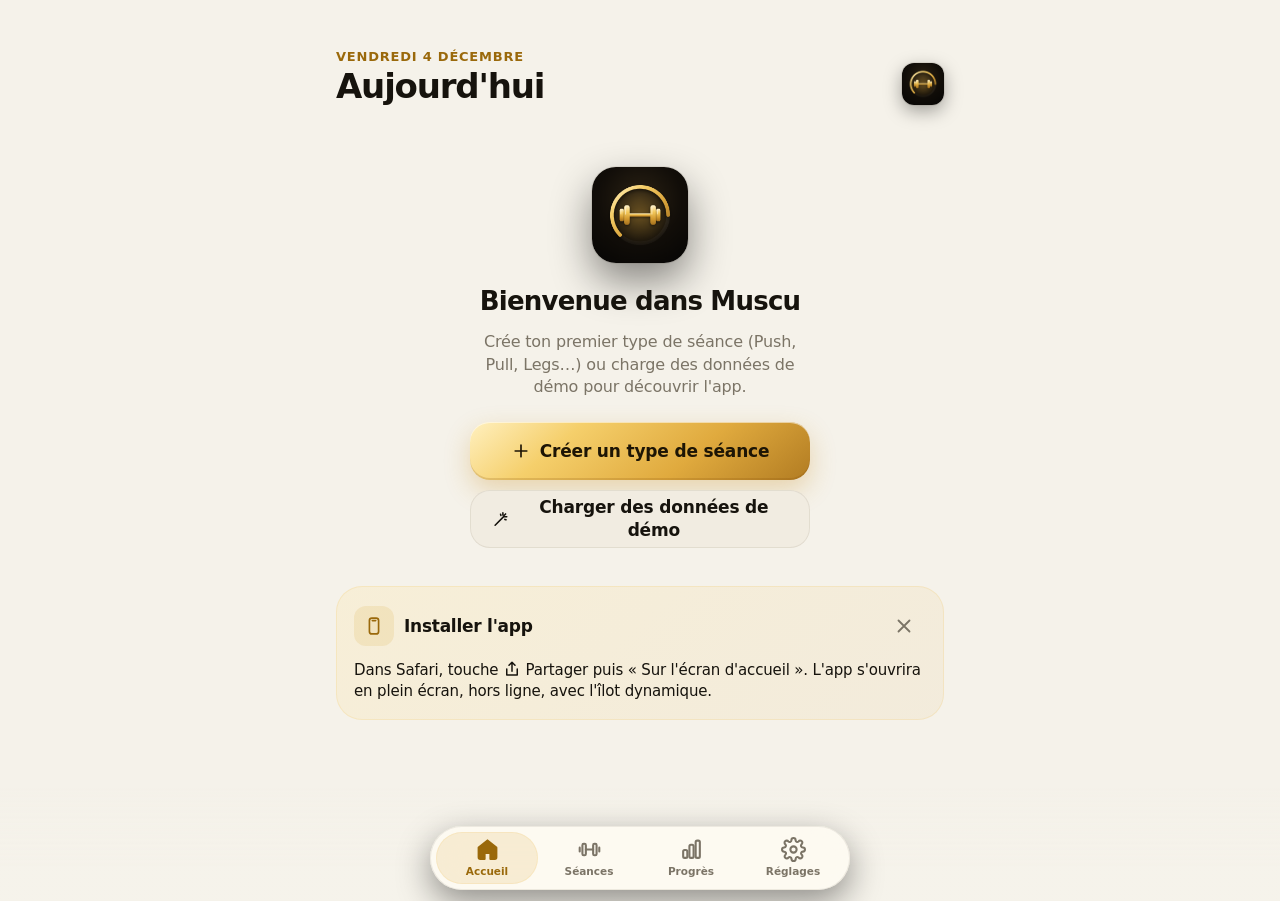
<file: index.html>
<!doctype html>
<html lang="fr">
<head>
<meta charset="utf-8">
<meta name="viewport" content="width=device-width, initial-scale=1, viewport-fit=cover">
<title>Muscu</title>
<meta name="description" content="Suivi de musculation personnel, hors ligne.">
<meta name="theme-color" content="#0a0907">
<meta name="apple-mobile-web-app-capable" content="yes">
<meta name="mobile-web-app-capable" content="yes">
<meta name="apple-mobile-web-app-status-bar-style" content="black-translucent">
<meta name="apple-mobile-web-app-title" content="Muscu">
<meta name="format-detection" content="telephone=no">
<link rel="apple-touch-icon" href="icon-180.png">
<link rel="icon" type="image/png" href="icon-192.png">
<link rel="manifest" href="manifest.webmanifest">
<style>
/* =====================================================================
   Muscu 2.0 — « Or & Onyx »
   Noir chaud profond, or brossé, verre dépoli façon iOS 26.
   Une colonne pour le pouce ; barre d'onglets flottante ; îlot dynamique.
   ===================================================================== */
[hidden] { display: none !important; }
:root {
  --bg: #0a0907;
  --bg-glow: rgba(214, 160, 60, 0.13);
  --surface: #15130f;
  --surface-hi: #1b1813;
  --surface-2: #221e17;
  --surface-3: #2d281f;
  --fg: #f8f4ea;
  --muted: #a49d8e;
  --faint: #6d665a;
  --line: rgba(255, 233, 190, 0.075);
  --line-strong: rgba(255, 233, 190, 0.13);

  --gold: #f0c35a;
  --gold-hi: #ffe8a6;
  --gold-2: #d9a23a;
  --gold-deep: #a8761f;
  --gold-text: #f4cc6e;
  --gold-ink: #1d1505;
  --grad-gold: linear-gradient(140deg, #fff0bf 0%, #f5cf6b 28%, #e0aa3e 64%, #b27c22 100%);
  --grad-gold-soft: linear-gradient(140deg, rgba(255, 224, 140, 0.20), rgba(214, 156, 50, 0.08));
  --accent: var(--gold);
  --accent-text: var(--gold-text);
  --accent-ink: var(--gold-ink);
  --accent-soft: rgba(240, 195, 90, 0.14);
  --accent-softer: rgba(240, 195, 90, 0.07);

  --good: #3fd98a;
  --bad: #ff5f5f;
  --warm: #ff9f43;
  --scrim: rgba(0, 0, 0, 0.6);
  --shadow: 0 18px 50px rgba(0, 0, 0, 0.55);
  --shadow-gold: 0 10px 30px rgba(230, 170, 60, 0.28);
  --glass: rgba(26, 23, 18, 0.64);
  --glass-border: rgba(255, 240, 210, 0.10);

  --font-ui: -apple-system, BlinkMacSystemFont, "SF Pro Text", "SF Pro Display", "Segoe UI", system-ui, sans-serif;
  --font-num: ui-rounded, "SF Pro Rounded", -apple-system, BlinkMacSystemFont, system-ui, sans-serif;

  --r-card: 26px;
  --r-ctl: 16px;
  --gutter: 16px;
  --tabbar-h: 64px;
  --tabbar-gap: max(10px, calc(env(safe-area-inset-bottom, 0px) - 12px));
  --spring: cubic-bezier(.32, 1.28, .5, 1);
  --ease: cubic-bezier(.25, .8, .25, 1);
  color-scheme: dark;
}
@media (prefers-color-scheme: light) {
  :root:not([data-theme="dark"]) {
    --bg: #f5f2ea; --bg-glow: rgba(230, 180, 70, 0.20); --surface: #ffffff; --surface-hi: #ffffff; --surface-2: #f1ece1; --surface-3: #e7e0d1;
    --fg: #16130d; --muted: #7b7466; --faint: #b0a898; --line: rgba(60, 40, 10, 0.08); --line-strong: rgba(60, 40, 10, 0.14);
    --gold-text: #9a690b; --accent-soft: rgba(214, 160, 40, 0.15); --accent-softer: rgba(214, 160, 40, 0.08);
    --good: #18a35e; --bad: #e5484d; --warm: #e07b12; --scrim: rgba(30, 22, 8, 0.35);
    --shadow: 0 16px 44px rgba(60, 40, 10, 0.14); --shadow-gold: 0 10px 26px rgba(200, 140, 30, 0.30);
    --glass: rgba(255, 252, 245, 0.72); --glass-border: rgba(60, 40, 10, 0.08);
    color-scheme: light;
  }
}
:root[data-theme="light"] {
  --bg: #f5f2ea; --bg-glow: rgba(230, 180, 70, 0.20); --surface: #ffffff; --surface-hi: #ffffff; --surface-2: #f1ece1; --surface-3: #e7e0d1;
  --fg: #16130d; --muted: #7b7466; --faint: #b0a898; --line: rgba(60, 40, 10, 0.08); --line-strong: rgba(60, 40, 10, 0.14);
  --gold-text: #9a690b; --accent-soft: rgba(214, 160, 40, 0.15); --accent-softer: rgba(214, 160, 40, 0.08);
  --good: #18a35e; --bad: #e5484d; --warm: #e07b12; --scrim: rgba(30, 22, 8, 0.35);
  --shadow: 0 16px 44px rgba(60, 40, 10, 0.14); --shadow-gold: 0 10px 26px rgba(200, 140, 30, 0.30);
  --glass: rgba(255, 252, 245, 0.72); --glass-border: rgba(60, 40, 10, 0.08);
  color-scheme: light;
}

* { box-sizing: border-box; -webkit-tap-highlight-color: transparent; }
html { background: var(--bg); min-height: 100%; }
body {
  margin: 0; min-height: 100%; background: var(--bg); color: var(--fg);
  font-family: var(--font-ui); font-size: 16px; line-height: 1.4; letter-spacing: -0.01em;
  -webkit-font-smoothing: antialiased; -webkit-text-size-adjust: 100%;
  overscroll-behavior-y: none;
}
/* Halo doré fixe derrière le haut de l'écran */
body::before {
  content: ""; position: fixed; inset: 0 0 auto 0; height: 420px; z-index: -1; pointer-events: none;
  background: radial-gradient(120% 70% at 50% -10%, var(--bg-glow), transparent 70%);
}
button, input, select, textarea { font: inherit; color: inherit; letter-spacing: inherit; }
button { touch-action: manipulation; cursor: pointer; -webkit-user-select: none; user-select: none; }
:focus-visible { outline: 2px solid var(--gold); outline-offset: 2px; }
svg { display: block; }
.num { font-family: var(--font-num); font-variant-numeric: tabular-nums; }
.muted { color: var(--muted); }
.gold-text { color: var(--gold-text); }
.sr-only { position: absolute; width: 1px; height: 1px; overflow: hidden; clip: rect(0 0 0 0); white-space: nowrap; }

/* ---------- Structure ----------
   CORRECTIF barre d'onglets : sur iPhone en mode app (barre d'état translucide),
   quand la page est plus courte que l'écran, WebKit calcule les éléments
   « fixed bottom » sur une fenêtre raccourcie → un vide apparaît sous la barre
   (c'était le cas de Séances et Historique, pages courtes). On garantit donc
   que le document dépasse toujours d'au moins 1 px la hauteur de l'écran. */
#app { min-height: calc(100vh + 1px); min-height: calc(100lvh + 1px); overflow-x: hidden; overflow-x: clip; }
.page {
  padding-inline: var(--gutter);
  padding-block: 2px calc(var(--tabbar-h) + var(--tabbar-gap) + 36px);
  display: flex; flex-direction: column; gap: 14px;
  max-width: 640px; margin: 0 auto;
}
.page.no-tabbar { padding-bottom: calc(env(safe-area-inset-bottom, 0px) + 128px); }
.page > * { min-width: 0; }

/* Animations de navigation (pousser / revenir / changer d'onglet) */
.anim-push { animation: push-in 0.42s var(--ease) both; }
.anim-pop { animation: pop-in 0.42s var(--ease) both; }
.anim-tab { animation: tab-in 0.34s var(--ease) both; }
@keyframes push-in { from { transform: translateX(38%); opacity: 0; } to { transform: none; opacity: 1; } }
@keyframes pop-in { from { transform: translateX(-24%); opacity: 0; } to { transform: none; opacity: 1; } }
@keyframes tab-in { from { transform: translateY(10px); opacity: 0; } to { transform: none; opacity: 1; } }

/* ---------- Barre de navigation (titre large qui se replie) ---------- */
.nav {
  position: sticky; top: 0; z-index: 25;
  padding-top: env(safe-area-inset-top, 0px);
  transition: background 0.25s, box-shadow 0.25s, -webkit-backdrop-filter 0.25s, backdrop-filter 0.25s;
}
body.scrolled .nav, .nav.solid {
  background: var(--glass);
  -webkit-backdrop-filter: saturate(180%) blur(22px); backdrop-filter: saturate(180%) blur(22px);
  box-shadow: 0 1px 0 var(--line);
}
.nav-bar {
  display: grid; grid-template-columns: 1fr auto 1fr; align-items: center;
  min-height: 48px; padding: 2px 6px; max-width: 640px; margin: 0 auto;
}
.nav-title {
  margin: 0; font-size: 17px; font-weight: 650; text-align: center; white-space: nowrap; overflow: hidden; text-overflow: ellipsis;
  max-width: 58vw; transition: opacity 0.2s, transform 0.25s var(--ease);
}
.nav.large .nav-title { opacity: 0; transform: translateY(6px); }
body.collapsed .nav.large .nav-title { opacity: 1; transform: none; }
.nav .left { justify-self: start; display: flex; }
.nav .right { justify-self: end; display: flex; gap: 2px; align-items: center; }
.large-title { padding: 0 var(--gutter) 8px; max-width: 640px; margin: 0 auto; display: flex; align-items: flex-end; justify-content: space-between; gap: 12px; }
.large-title h1 { margin: 0; font-size: 34px; line-height: 1.08; font-weight: 800; letter-spacing: -0.035em; text-wrap: balance; }
.large-title .subtitle { margin: 3px 0 0; font-size: 15px; color: var(--muted); font-weight: 500; }
.large-title .eyebrow-date { margin: 0 0 2px; font-size: 13px; font-weight: 700; letter-spacing: 0.06em; text-transform: uppercase; color: var(--gold-text); }
.large-title .brand { width: 42px; height: 42px; border-radius: 12px; flex: none; box-shadow: 0 6px 18px rgba(0,0,0,0.35), 0 0 0 1px var(--line); overflow: hidden; }
.large-title .brand img { width: 100%; height: 100%; display: block; }

.bar-btn {
  min-width: 44px; min-height: 44px; padding: 0 10px; border: 0; background: none;
  color: var(--gold-text); font-size: 17px; font-weight: 500; display: inline-flex; align-items: center; gap: 2px; border-radius: 22px;
  transition: opacity 0.15s, transform 0.2s var(--spring);
}
.bar-btn.strong { font-weight: 700; }
.bar-btn.icon { padding: 0; justify-content: center; }
.bar-btn svg { width: 24px; height: 24px; }
.bar-btn:active { opacity: 0.5; transform: scale(0.94); }
.bar-btn.glassy {
  min-width: 40px; min-height: 40px; margin: 2px; background: var(--surface-2); box-shadow: inset 0 0 0 1px var(--line);
}
.bar-btn.glassy svg { width: 20px; height: 20px; }
.bar-btn.pill { background: var(--grad-gold); color: var(--gold-ink); min-height: 36px; padding: 0 16px; font-size: 15px; font-weight: 700; margin-right: 6px; box-shadow: var(--shadow-gold); }

/* ---------- Barre d'onglets flottante (verre) ---------- */
.tabbar-fade {
  position: fixed; left: 0; right: 0; bottom: 0; height: calc(var(--tabbar-h) + var(--tabbar-gap) + 40px); z-index: 29; pointer-events: none;
  background: linear-gradient(to bottom, transparent, color-mix(in srgb, var(--bg) 88%, transparent) 70%);
}
.tabbar {
  position: fixed; z-index: 30; left: 50%; bottom: var(--tabbar-gap); transform: translateX(-50%);
  width: min(calc(100% - 28px), 420px); height: var(--tabbar-h);
  display: grid; grid-template-columns: repeat(4, 1fr); padding: 6px;
  border-radius: 999px; background: var(--glass);
  -webkit-backdrop-filter: saturate(190%) blur(26px); backdrop-filter: saturate(190%) blur(26px);
  box-shadow: 0 12px 34px rgba(0, 0, 0, 0.42), inset 0 0 0 1px var(--glass-border), inset 0 1px 0 rgba(255, 255, 255, 0.07);
}
.tabbar .indicator {
  position: absolute; top: 6px; bottom: 6px; left: 6px; width: calc((100% - 12px) / 4);
  border-radius: 999px; background: var(--accent-soft); box-shadow: inset 0 0 0 1px rgba(240, 195, 90, 0.16);
  transform: translateX(calc(var(--i, 0) * 100%)); transition: transform 0.5s var(--spring);
}
.tab {
  position: relative; border: 0; background: none; color: var(--muted); border-radius: 999px;
  display: flex; flex-direction: column; align-items: center; justify-content: center; gap: 2px;
  font-size: 10.5px; font-weight: 650; letter-spacing: 0;
  transition: color 0.25s, transform 0.25s var(--spring);
}
.tab svg { width: 25px; height: 25px; }
.tab .ic-on { display: none; }
.tab[aria-current="page"] { color: var(--gold-text); }
.tab[aria-current="page"] .ic-on { display: block; }
.tab[aria-current="page"] .ic-off { display: none; }
.tab:active { transform: scale(0.9); }

/* ---------- Cartes & typographie ---------- */
.card {
  position: relative; background: linear-gradient(180deg, var(--surface-hi), var(--surface));
  border-radius: var(--r-card); padding: 18px; display: flex; flex-direction: column; gap: 12px;
  box-shadow: inset 0 0 0 1px var(--line);
}
button.card { border: 0; text-align: left; width: 100%; transition: transform 0.25s var(--spring); }
button.card:active { transform: scale(0.98); }
.card.flush { padding: 4px 0; gap: 0; overflow: hidden; }
.eyebrow { margin: 0; font-size: 12px; font-weight: 700; letter-spacing: 0.09em; text-transform: uppercase; color: var(--muted); display: inline-flex; align-items: center; gap: 6px; }
.eyebrow svg { width: 14px; height: 14px; }
.eyebrow.accent { color: var(--gold-text); }
.h-hero { margin: 0; font-family: var(--font-num); font-size: 42px; line-height: 1.02; font-weight: 800; letter-spacing: -0.03em; text-wrap: balance; overflow-wrap: anywhere; }
.h2 { margin: 0; font-size: 21px; font-weight: 750; letter-spacing: -0.02em; }
.h3 { margin: 0; font-size: 17px; font-weight: 700; letter-spacing: -0.015em; }
.p { margin: 0; color: var(--muted); font-size: 15px; }
.small { font-size: 13px; }
.row-between { display: flex; align-items: center; justify-content: space-between; gap: 10px; }
.section-label { margin: 12px 6px -4px; font-size: 13px; font-weight: 700; color: var(--muted); text-transform: uppercase; letter-spacing: 0.07em; }
.footnote { margin: -4px 8px 0; font-size: 13px; color: var(--muted); line-height: 1.45; }

/* Carte héros (séance suggérée) */
.hero {
  overflow: hidden; padding: 22px 20px 20px; gap: 14px;
  background:
    radial-gradient(130% 90% at 100% 0%, rgba(240, 190, 80, 0.22), transparent 55%),
    linear-gradient(180deg, var(--surface-hi), var(--surface));
  box-shadow: inset 0 0 0 1px rgba(240, 195, 90, 0.16), 0 20px 50px rgba(0, 0, 0, 0.35);
}
.hero::after {
  content: ""; position: absolute; right: -60px; top: -60px; width: 220px; height: 220px; border-radius: 50%; pointer-events: none;
  border: 26px solid rgba(240, 195, 90, 0.06);
}
.hero .ex-chips { display: flex; flex-wrap: wrap; gap: 6px; }
.hero .ex-chips span { padding: 5px 10px; border-radius: 999px; background: var(--surface-2); color: var(--fg); font-size: 13px; font-weight: 600; box-shadow: inset 0 0 0 1px var(--line); }
.hero .ex-chips span.more { color: var(--muted); }
.hero .meta { display: flex; gap: 14px; flex-wrap: wrap; color: var(--muted); font-size: 14px; font-weight: 500; }
.hero .meta span { display: inline-flex; align-items: center; gap: 5px; }
.hero .meta svg { width: 15px; height: 15px; color: var(--gold-text); }

/* Bandeau semaine (L M M J V S D) */
.week-strip { display: grid; grid-template-columns: repeat(7, 1fr); gap: 6px; }
.day { display: flex; flex-direction: column; align-items: center; gap: 6px; }
.day small { font-size: 11px; font-weight: 700; color: var(--faint); letter-spacing: 0.04em; }
.day .dot {
  width: 34px; height: 34px; border-radius: 50%; display: grid; place-items: center; font-family: var(--font-num);
  font-size: 14px; font-weight: 700; color: var(--muted); background: var(--surface-2);
}
.day.done .dot { background: var(--grad-gold); color: var(--gold-ink); box-shadow: 0 4px 14px rgba(230, 170, 60, 0.32); }
.day.done .dot svg { width: 16px; height: 16px; }
.day.today small { color: var(--gold-text); }
.day.today:not(.done) .dot { box-shadow: inset 0 0 0 2px var(--gold); color: var(--fg); }
.day.future .dot { opacity: 0.5; }

/* Boutons */
.btn {
  position: relative; overflow: hidden;
  border: 0; border-radius: 20px; min-height: 58px; padding: 0 22px; width: 100%;
  display: inline-flex; align-items: center; justify-content: center; gap: 9px;
  font-size: 17px; font-weight: 700; letter-spacing: -0.01em;
  background: var(--grad-gold); color: var(--gold-ink);
  box-shadow: var(--shadow-gold), inset 0 1px 0 rgba(255, 255, 255, 0.55), inset 0 -2px 0 rgba(120, 70, 0, 0.18);
  transition: transform 0.25s var(--spring), opacity 0.2s, filter 0.2s;
}
.btn::after { /* reflet qui passe */
  content: ""; position: absolute; top: 0; bottom: 0; left: -60%; width: 40%; pointer-events: none;
  background: linear-gradient(100deg, transparent, rgba(255, 255, 255, 0.45), transparent);
  transform: skewX(-18deg); animation: shine 4.5s ease-in-out 1.2s infinite;
}
.btn:active { transform: scale(0.965); filter: brightness(0.95); }
.btn[disabled] { opacity: 0.35; pointer-events: none; }
.btn.secondary { background: var(--surface-2); color: var(--fg); box-shadow: inset 0 0 0 1px var(--line); }
.btn.secondary::after, .btn.ghost::after, .btn.danger::after, .btn.danger-fill::after { display: none; }
.btn.ghost { background: none; color: var(--gold-text); min-height: 48px; box-shadow: none; }
.btn.danger { background: none; color: var(--bad); min-height: 48px; box-shadow: none; }
.btn.danger-fill { background: var(--bad); color: #fff; box-shadow: 0 10px 26px rgba(255, 80, 80, 0.25); }
.btn svg { width: 20px; height: 20px; }
.btn.play svg { width: 18px; height: 18px; }
@keyframes shine { 0%, 70% { left: -60%; } 100% { left: 130%; } }

.chip-btn {
  border: 0; border-radius: 999px; min-height: 34px; padding: 0 13px; background: var(--accent-soft); color: var(--gold-text);
  font-size: 14px; font-weight: 650; display: inline-flex; align-items: center; gap: 6px; white-space: nowrap;
  transition: transform 0.2s var(--spring), opacity 0.15s;
}
.chip-btn svg { width: 15px; height: 15px; }
.chip-btn:active { transform: scale(0.93); opacity: 0.8; }

/* Tuiles */
.tiles { display: grid; grid-template-columns: repeat(3, minmax(0, 1fr)); gap: 10px; }
.tiles.two { grid-template-columns: repeat(2, minmax(0, 1fr)); }
.tile { background: var(--surface-2); border-radius: 18px; padding: 12px 13px; min-width: 0; display: flex; flex-direction: column; gap: 4px; box-shadow: inset 0 0 0 1px var(--line); }
.tile .k { font-size: 12px; color: var(--muted); font-weight: 600; display: flex; align-items: center; gap: 5px; white-space: nowrap; overflow: hidden; text-overflow: ellipsis; }
.tile .k svg { width: 14px; height: 14px; color: var(--gold-text); flex: none; }
.tile .v { font-family: var(--font-num); font-variant-numeric: tabular-nums; font-size: 22px; font-weight: 750; letter-spacing: -0.02em; white-space: nowrap; overflow: hidden; text-overflow: ellipsis; }
.tile .delta { align-self: flex-start; }
.tile.gold { background: var(--grad-gold-soft); box-shadow: inset 0 0 0 1px rgba(240, 195, 90, 0.18); }

/* Badge record : or champagne avec reflet */
.badge-pr {
  position: relative; overflow: hidden;
  display: inline-flex; align-items: center; gap: 4px; padding: 4px 9px 4px 7px; border-radius: 999px;
  background: var(--grad-gold); color: var(--gold-ink); font-size: 12px; font-weight: 850; letter-spacing: 0.02em; white-space: nowrap; flex: none;
  box-shadow: 0 4px 12px rgba(230, 170, 60, 0.3), inset 0 1px 0 rgba(255, 255, 255, 0.5);
}
.badge-pr::after { content: ""; position: absolute; inset: 0 auto 0 -50%; width: 40%; background: linear-gradient(100deg, transparent, rgba(255,255,255,0.7), transparent); transform: skewX(-20deg); animation: shine 3.2s ease-in-out infinite; }
.badge-pr svg { width: 12px; height: 12px; }
.tag { display: inline-block; padding: 1px 8px; border-radius: 999px; background: var(--surface-3); color: var(--muted); font-size: 11px; font-weight: 700; vertical-align: 2px; }

.delta { display: inline-flex; align-items: center; gap: 2px; font-size: 13px; font-weight: 700; font-variant-numeric: tabular-nums; white-space: nowrap; padding: 2px 7px 2px 5px; border-radius: 999px; }
.delta svg { width: 12px; height: 12px; stroke-width: 2.6; }
.delta.up { color: var(--good); background: color-mix(in srgb, var(--good) 13%, transparent); }
.delta.down { color: var(--bad); background: color-mix(in srgb, var(--bad) 13%, transparent); }
.delta.flat { color: var(--muted); background: var(--surface-3); padding: 2px 5px; }

.delta-grid { display: grid; grid-template-columns: repeat(2, minmax(0, 1fr)); gap: 8px; }
.delta-cell { background: var(--surface-2); border-radius: 16px; padding: 10px 11px; min-width: 0; box-shadow: inset 0 0 0 1px var(--line); }
.delta-cell .k { font-size: 12px; color: var(--muted); font-weight: 600; }
.delta-cell .line { display: flex; align-items: center; gap: 6px; flex-wrap: wrap; margin-top: 2px; }
.delta-cell .v { font-family: var(--font-num); font-variant-numeric: tabular-nums; font-size: 17px; font-weight: 750; }

/* Contrôle segmenté avec curseur glissant */
.segmented {
  position: relative; display: grid; grid-auto-flow: column; grid-auto-columns: 1fr;
  background: var(--surface-2); border-radius: 13px; padding: 3px; box-shadow: inset 0 0 0 1px var(--line);
}
.segmented .thumb {
  position: absolute; top: 3px; bottom: 3px; left: 3px; width: calc((100% - 6px) / var(--n));
  border-radius: 10px; background: var(--surface-3); box-shadow: 0 2px 8px rgba(0, 0, 0, 0.25), inset 0 0 0 1px var(--line-strong);
  transform: translateX(calc(var(--i) * 100%)); transition: transform 0.45s var(--spring);
}
.segmented button { position: relative; z-index: 1; border: 0; background: none; border-radius: 10px; min-height: 32px; padding: 0 10px; font-size: 13.5px; font-weight: 650; color: var(--muted); white-space: nowrap; transition: color 0.2s; }
.segmented button[aria-pressed="true"] { color: var(--fg); }

/* Listes groupées */
.list-row { display: flex; align-items: center; gap: 10px; min-height: 64px; padding: 6px 8px 6px 14px; position: relative; }
.list-row + .list-row::before { content: ""; position: absolute; top: 0; left: 64px; right: 0; border-top: 1px solid var(--line); }
.card.flush.plain .list-row + .list-row::before { left: 16px; }
.list-main { flex: 1; min-width: 0; border: 0; background: none; text-align: left; padding: 6px 0; display: flex; align-items: center; gap: 12px; border-radius: 14px; transition: opacity 0.15s; }
.list-main:active { opacity: 0.55; }
.list-main .txt { flex: 1; min-width: 0; }
.list-main .t { font-size: 17px; font-weight: 650; letter-spacing: -0.015em; overflow-wrap: anywhere; }
.list-main .s { font-size: 13.5px; color: var(--muted); font-variant-numeric: tabular-nums; margin-top: 1px; }
.mono {
  width: 40px; height: 40px; border-radius: 12px; flex: none; display: grid; place-items: center;
  font-family: var(--font-num); font-weight: 800; font-size: 15px; letter-spacing: -0.02em;
  background: var(--grad-gold); color: var(--gold-ink); box-shadow: inset 0 1px 0 rgba(255,255,255,0.45), 0 4px 12px rgba(230, 170, 60, 0.18);
}
.mono.dim { background: var(--surface-3); color: var(--muted); box-shadow: none; }
.mono svg { width: 20px; height: 20px; }
.mono.ic { background: var(--accent-soft); color: var(--gold-text); box-shadow: none; }
.mono.ic.red { background: color-mix(in srgb, var(--bad) 14%, transparent); color: var(--bad); }
.chev { color: var(--faint); width: 16px; height: 16px; flex: none; }
.icon-btn {
  width: 44px; height: 44px; border: 0; border-radius: 14px; background: none; color: var(--muted);
  display: inline-flex; align-items: center; justify-content: center; flex: none; transition: background 0.15s, transform 0.2s var(--spring);
}
.icon-btn svg { width: 22px; height: 22px; }
.icon-btn:active { background: var(--surface-2); transform: scale(0.9); }
.icon-btn[disabled] { opacity: 0.25; }
.list-add { border: 0; background: none; color: var(--gold-text); font-weight: 650; min-height: 58px; width: 100%; display: flex; align-items: center; gap: 12px; padding: 0 14px; font-size: 16px; text-align: left; position: relative; transition: opacity 0.15s; }
.list-add:active { opacity: 0.55; }
.list-add + .list-add::before, .list-row + .list-add::before { content: ""; position: absolute; top: 0; left: 64px; right: 0; border-top: 1px solid var(--line); }
.list-add .mono { width: 36px; height: 36px; border-radius: 11px; }
.list-add .mono svg { width: 19px; height: 19px; }

.empty { text-align: center; padding: 52px 12px 24px; display: flex; flex-direction: column; align-items: center; gap: 12px; }
.empty .glyph {
  width: 84px; height: 84px; border-radius: 26px; background: var(--grad-gold-soft); color: var(--gold-text); display: grid; place-items: center;
  box-shadow: inset 0 0 0 1px rgba(240, 195, 90, 0.2), 0 18px 40px rgba(230, 170, 60, 0.12);
}
.empty .glyph svg { width: 40px; height: 40px; }
.empty .glyph.logo { background: none; box-shadow: 0 18px 40px rgba(0,0,0,0.45), 0 0 0 1px var(--line); overflow: hidden; width: 96px; height: 96px; border-radius: 24px; }
.empty .glyph.logo img { width: 100%; height: 100%; }
.empty h2 { margin: 8px 0 0; font-size: 26px; font-weight: 800; letter-spacing: -0.03em; }
.empty p { margin: 0; color: var(--muted); max-width: 34ch; }
.empty .actions { display: flex; flex-direction: column; gap: 10px; width: 100%; max-width: 340px; margin-top: 12px; }

/* Graphiques */
.chart { width: 100%; height: auto; overflow: visible; }
.chart text { fill: var(--muted); font-size: 10.5px; font-weight: 600; font-family: var(--font-ui); font-variant-numeric: tabular-nums; }
.chart .grid { stroke: var(--line); stroke-width: 1; stroke-dasharray: 3 4; }
.chart .bar { fill: var(--surface-3); }
.chart .bar.on { fill: url(#gBar); opacity: 0.42; }
.chart .bar.now { fill: url(#gBar); opacity: 1; }
.chart .line { fill: none; stroke: url(#gLine); stroke-width: 3.2; stroke-linecap: round; stroke-linejoin: round; filter: drop-shadow(0 4px 8px rgba(230, 170, 60, 0.35)); }
.chart .area { fill: url(#gArea); }
.chart .pt { fill: var(--surface); stroke: var(--gold); stroke-width: 2.5; }
.chart .pt.pr { fill: var(--gold); stroke: var(--gold-hi); stroke-width: 2; filter: drop-shadow(0 0 6px rgba(255, 210, 110, 0.75)); }
.chart .pt.last { fill: var(--gold); }

/* Formulaires */
.field { display: flex; flex-direction: column; gap: 6px; }
.field label, .field .lbl { font-size: 13px; color: var(--muted); font-weight: 650; margin-left: 4px; }
.input {
  width: 100%; border: 0; border-radius: 16px; background: var(--surface-2); padding: 14px 15px; font-size: 17px; min-height: 52px;
  box-shadow: inset 0 0 0 1px var(--line); transition: box-shadow 0.2s;
}
.input:focus { outline: none; box-shadow: inset 0 0 0 1.5px var(--gold); }
textarea.input { resize: none; min-height: 84px; line-height: 1.4; }
select.input { appearance: none; -webkit-appearance: none; background-image: none; }
.stepper { display: flex; align-items: center; justify-content: space-between; gap: 10px; min-height: 56px; }
.stepper + .stepper, .stepper + .setting-row { border-top: 1px solid var(--line); }
.stepper .lbl { font-size: 16px; color: var(--fg); font-weight: 500; }
.stepper .ctl { display: flex; align-items: center; gap: 4px; background: var(--surface-2); border-radius: 14px; padding: 3px; box-shadow: inset 0 0 0 1px var(--line); }
.stepper .ctl button { width: 40px; height: 38px; border-radius: 11px; border: 0; background: none; font-size: 22px; font-weight: 500; color: var(--gold-text); transition: background 0.15s, transform 0.2s var(--spring); }
.stepper .ctl button:active { background: var(--surface-3); transform: scale(0.9); }
.stepper .ctl output { min-width: 36px; text-align: center; font-family: var(--font-num); font-size: 19px; font-weight: 750; font-variant-numeric: tabular-nums; }
.setting-row { display: flex; align-items: center; justify-content: space-between; gap: 12px; min-height: 52px; }
.card > .setting-row + .setting-row { border-top: 1px solid var(--line); }
.setting-row > span { font-size: 16px; display: flex; align-items: center; gap: 12px; }
.setting-row .mono { width: 32px; height: 32px; border-radius: 9px; }
.setting-row .mono svg { width: 17px; height: 17px; }
.setting-row select { width: auto; min-width: 104px; min-height: 38px; padding: 7px 12px; text-align: right; color: var(--gold-text); font-weight: 650; }
.switch { position: relative; width: 52px; height: 32px; border-radius: 999px; background: var(--surface-3); border: 0; flex: none; transition: background 0.25s; box-shadow: inset 0 0 0 1px var(--line); }
.switch::after { content: ""; position: absolute; top: 3px; left: 3px; width: 26px; height: 26px; border-radius: 50%; background: #fff; box-shadow: 0 2px 6px rgba(0,0,0,0.3); transition: transform 0.35s var(--spring), width 0.2s; }
.switch:active::after { width: 32px; }
.switch[aria-checked="true"] { background: var(--grad-gold); }
.switch[aria-checked="true"]::after { transform: translateX(20px); }
.switch[aria-checked="true"]:active::after { transform: translateX(14px); }
.switch.warm[aria-checked="true"] { background: var(--warm); }
.suggest { display: flex; gap: 8px; overflow-x: auto; scrollbar-width: none; padding-bottom: 2px; margin-inline: -18px; padding-inline: 18px; }
.suggest::-webkit-scrollbar { display: none; }

/* ---------- Séance en cours ---------- */
.session-head { flex-direction: row; align-items: center; gap: 16px; padding: 18px 20px; }
.session-head .ring-wrap { position: relative; width: 88px; height: 88px; flex: none; }
.session-head .ring-wrap svg { width: 88px; height: 88px; transform: rotate(-90deg); }
.session-head .ring-wrap circle { fill: none; stroke-width: 8; }
.session-head .ring-wrap .track { stroke: var(--surface-3); }
.session-head .ring-wrap .prog { stroke: url(#gRing); stroke-linecap: round; transition: stroke-dashoffset 0.6s var(--ease); }
.session-head .ring-wrap .lbl { position: absolute; inset: 0; display: grid; place-items: center; text-align: center; line-height: 1; }
.session-head .ring-wrap .lbl b { font-family: var(--font-num); font-size: 22px; font-weight: 800; font-variant-numeric: tabular-nums; }
.session-head .ring-wrap .lbl small { display: block; font-size: 10.5px; color: var(--muted); font-weight: 700; margin-top: 3px; letter-spacing: 0.04em; }
.session-head .clock { font-family: var(--font-num); font-variant-numeric: tabular-nums; font-size: 46px; font-weight: 800; line-height: 1; letter-spacing: -0.03em; }
.session-head .live { display: inline-flex; align-items: center; gap: 6px; }
.live-dot { width: 8px; height: 8px; border-radius: 50%; background: var(--gold); box-shadow: 0 0 0 0 rgba(240, 195, 90, 0.6); animation: pulse 1.8s infinite; }
@keyframes pulse { 0% { box-shadow: 0 0 0 0 rgba(240, 195, 90, 0.55); } 70% { box-shadow: 0 0 0 8px rgba(240, 195, 90, 0); } 100% { box-shadow: 0 0 0 0 rgba(240, 195, 90, 0); } }

.ex-card.complete { box-shadow: inset 0 0 0 1px rgba(240, 195, 90, 0.22); }
.ex-head { display: flex; align-items: flex-start; gap: 10px; }
.ex-head .idx { width: 30px; height: 30px; border-radius: 10px; flex: none; display: grid; place-items: center; font-family: var(--font-num); font-weight: 800; font-size: 14px; background: var(--surface-3); color: var(--muted); margin-top: 1px; }
.ex-card.complete .ex-head .idx { background: var(--grad-gold); color: var(--gold-ink); }
.ex-card.complete .ex-head .idx svg { width: 16px; height: 16px; }
.ex-head .txt { flex: 1; min-width: 0; }
.ex-head h2 { margin: 0; font-size: 20px; font-weight: 750; letter-spacing: -0.02em; overflow-wrap: anywhere; line-height: 1.2; }
.ex-head p { margin: 3px 0 0; font-size: 13.5px; color: var(--muted); font-variant-numeric: tabular-nums; }
.ex-head .badge-pr { margin-top: 4px; }
.ex-head .icon-btn { margin: -8px -10px 0 0; }

.hint { display: flex; align-items: center; gap: 10px; background: var(--grad-gold-soft); border-radius: 16px; padding: 10px 10px 10px 12px; box-shadow: inset 0 0 0 1px rgba(240, 195, 90, 0.16); }
.hint .hi { width: 30px; height: 30px; border-radius: 10px; flex: none; display: grid; place-items: center; background: var(--accent-soft); color: var(--gold-text); }
.hint .hi svg { width: 18px; height: 18px; }
.hint p { margin: 0; flex: 1; font-size: 14px; color: var(--fg); line-height: 1.35; }
.hint .chip-btn { background: var(--grad-gold); color: var(--gold-ink); font-weight: 750; }
.note { display: flex; gap: 8px; font-size: 14px; color: var(--muted); }
.note svg { width: 16px; height: 16px; flex: none; margin-top: 2px; }

.sets-head { display: grid; grid-template-columns: 34px 1fr 1fr 60px; padding: 0 0 0 4px; font-size: 11px; font-weight: 700; letter-spacing: 0.07em; text-transform: uppercase; color: var(--faint); }
.sets-head span:last-child { text-align: center; }
.sets { display: flex; flex-direction: column; gap: 8px; }
.set-row {
  display: grid; grid-template-columns: 34px 1fr 60px; align-items: center; gap: 0;
  background: var(--surface-2); border-radius: 18px; padding-left: 4px; min-height: 64px;
  box-shadow: inset 0 0 0 1px var(--line);
  transition: background 0.35s, box-shadow 0.35s, transform 0.25s var(--spring);
}
.set-row.active { box-shadow: inset 0 0 0 1.5px rgba(240, 195, 90, 0.55), 0 6px 20px rgba(230, 170, 60, 0.10); }
.set-row.done { background: linear-gradient(100deg, rgba(240, 195, 90, 0.20), rgba(240, 195, 90, 0.07)); box-shadow: inset 0 0 0 1px rgba(240, 195, 90, 0.22); }
.set-label { font-weight: 800; font-size: 15px; color: var(--muted); text-align: center; font-family: var(--font-num); font-variant-numeric: tabular-nums; }
.set-row.done .set-label { color: var(--gold-text); }
.set-row.warm .set-label { color: var(--warm); }
.set-values { border: 0; background: none; display: grid; grid-template-columns: 1fr 1fr; align-items: center; min-height: 64px; text-align: left; padding: 0 4px; border-radius: 14px; }
.set-values:active { opacity: 0.6; }
.val { display: flex; align-items: baseline; gap: 4px; }
.val b { font-family: var(--font-num); font-variant-numeric: tabular-nums; font-size: 26px; font-weight: 800; line-height: 1; letter-spacing: -0.02em; }
.val small { font-size: 12px; color: var(--muted); font-weight: 600; }
.val.ph b { color: var(--faint); }
.check { width: 60px; height: 64px; border: 0; background: none; display: grid; place-items: center; color: var(--faint); }
.check .c {
  width: 38px; height: 38px; border-radius: 50%; display: grid; place-items: center;
  box-shadow: inset 0 0 0 2.5px var(--surface-3); transition: transform 0.35s var(--spring), background 0.25s, box-shadow 0.25s;
}
.check .c svg { width: 20px; height: 20px; opacity: 0; transform: scale(0.4); transition: opacity 0.2s, transform 0.4s var(--spring); }
.set-row.active .check .c { box-shadow: inset 0 0 0 2.5px var(--gold); }
.set-row.done .check .c { background: var(--grad-gold); box-shadow: 0 4px 14px rgba(230, 170, 60, 0.4); color: var(--gold-ink); }
.set-row.done .check .c svg { opacity: 1; transform: none; stroke-width: 3; }
.set-row.just .check .c { animation: pop 0.5s var(--spring); }
.set-row.just { animation: glow 0.9s ease-out; }
.check:active .c { transform: scale(0.82); }
@keyframes glow { 0% { box-shadow: inset 0 0 0 1px rgba(240,195,90,.4), 0 0 0 0 rgba(240,195,90,.5); } 100% { box-shadow: inset 0 0 0 1px rgba(240,195,90,.22), 0 0 0 14px rgba(240,195,90,0); } }
.add-set { border: 0; background: none; color: var(--gold-text); font-weight: 650; font-size: 15px; min-height: 44px; display: flex; align-items: center; justify-content: center; gap: 6px; border-radius: 14px; }
.add-set:active { background: var(--surface-2); }
.add-set svg { width: 18px; height: 18px; }

/* Barre de repos flottante */
.rest-bar {
  position: fixed; left: 12px; right: 12px; bottom: calc(10px + env(safe-area-inset-bottom, 0px)); z-index: 40;
  max-width: 616px; margin: 0 auto;
  display: flex; align-items: center; gap: 10px; padding: 10px 10px 10px 12px; border-radius: 30px;
  background: var(--glass);
  -webkit-backdrop-filter: saturate(190%) blur(26px); backdrop-filter: saturate(190%) blur(26px);
  box-shadow: 0 16px 44px rgba(0, 0, 0, 0.5), inset 0 0 0 1px var(--glass-border), inset 0 1px 0 rgba(255,255,255,0.07);
  animation: rise 0.45s var(--spring);
}
.rest-bar .ring { width: 48px; height: 48px; flex: none; transform: rotate(-90deg); }
.rest-bar .ring circle { fill: none; stroke-width: 5; }
.rest-bar .ring .track { stroke: var(--surface-3); }
.rest-bar .ring .prog { stroke: url(#gRing); stroke-linecap: round; transition: stroke-dashoffset 0.25s linear; }
.rest-bar .time { flex: 1; min-width: 0; }
.rest-bar .time small { display: block; font-size: 11px; color: var(--muted); font-weight: 700; letter-spacing: 0.07em; text-transform: uppercase; }
.rest-bar .time b { font-family: var(--font-num); font-variant-numeric: tabular-nums; font-size: 30px; font-weight: 800; line-height: 1; letter-spacing: -0.02em; }
.round-btn { width: 48px; height: 48px; border-radius: 50%; border: 0; background: var(--surface-2); font-size: 14px; font-weight: 750; display: grid; place-items: center; flex: none; font-variant-numeric: tabular-nums; box-shadow: inset 0 0 0 1px var(--line); transition: transform 0.25s var(--spring); }
.round-btn.accent { background: var(--grad-gold); color: var(--gold-ink); box-shadow: var(--shadow-gold), inset 0 1px 0 rgba(255,255,255,.5); }
.round-btn svg { width: 20px; height: 20px; }
.round-btn:active { transform: scale(0.88); }
.summary-bar { padding: 10px; }

.flash { position: fixed; inset: 0; z-index: 90; pointer-events: none; background: radial-gradient(circle at 50% 30%, rgba(255, 210, 110, 0.55), rgba(240, 180, 60, 0.15)); opacity: 0; animation: flash 1s ease-out; }

/* Confettis dorés (records) */
.confetti { position: fixed; inset: 0; pointer-events: none; z-index: 95; overflow: hidden; }
.confetti i { position: absolute; top: -20px; width: 8px; height: 14px; border-radius: 2px; background: var(--grad-gold); animation: fall var(--d, 2.4s) cubic-bezier(.2,.6,.4,1) var(--delay, 0s) forwards; opacity: 0.95; }
@keyframes fall { to { transform: translate3d(var(--x, 0), 110vh, 0) rotate(var(--r, 540deg)); opacity: 0.9; } }

/* ---------- Feuilles (bottom sheets) ---------- */
.sheet-wrap { position: fixed; inset: 0; z-index: 60; display: flex; align-items: flex-end; justify-content: center; }
.scrim { position: absolute; inset: 0; background: var(--scrim); animation: fade 0.25s ease-out; border: 0; -webkit-backdrop-filter: blur(2px); backdrop-filter: blur(2px); }
.sheet {
  position: relative; width: calc(100% - 16px); max-width: 640px; max-height: 92%; margin-bottom: calc(8px + env(safe-area-inset-bottom, 0px) * 0.3);
  background: var(--surface-hi); border-radius: 34px; box-shadow: var(--shadow), inset 0 0 0 1px var(--line);
  padding: 8px 18px calc(18px + env(safe-area-inset-bottom, 0px) * 0.6);
  display: flex; flex-direction: column; gap: 14px; overflow-y: auto; overscroll-behavior: contain;
  animation: sheet-up 0.5s var(--spring);
  will-change: transform;
}
.sheet.dragging { transition: none !important; animation: none; }
.sheet .grabber { width: 40px; height: 5px; border-radius: 3px; background: var(--faint); opacity: 0.55; margin: 0 auto 2px; flex: none; }
.sheet-head { display: flex; align-items: center; justify-content: space-between; gap: 8px; min-height: 40px; }
.sheet-head h2 { margin: 0; font-size: 20px; font-weight: 800; letter-spacing: -0.02em; }
.sheet-head .icon-btn { width: 34px; height: 34px; border-radius: 50%; background: var(--surface-2); }
.sheet-head .icon-btn svg { width: 16px; height: 16px; stroke-width: 2.6; }
.sheet .msg { margin: -6px 0 0; color: var(--muted); font-size: 15px; }
.menu { display: flex; flex-direction: column; background: var(--surface-2); border-radius: 20px; overflow: hidden; box-shadow: inset 0 0 0 1px var(--line); }
.menu button { border: 0; background: none; min-height: 56px; padding: 0 16px; text-align: left; font-size: 17px; display: flex; align-items: center; gap: 12px; position: relative; }
.menu button:active { background: var(--surface-3); }
.menu button + button::before { content: ""; position: absolute; top: 0; left: 50px; right: 0; border-top: 1px solid var(--line); }
.menu button svg { width: 22px; height: 22px; color: var(--muted); }
.menu button.danger { color: var(--bad); }
.menu button.danger svg { color: var(--bad); }
.menu button.on { color: var(--gold-text); font-weight: 700; }
.menu button.on svg { color: var(--gold-text); }

.big-field { background: var(--surface-2); border-radius: 24px; padding: 14px; display: flex; flex-direction: column; gap: 10px; box-shadow: inset 0 0 0 1px var(--line); }
.big-field .lbl { text-align: center; font-size: 13px; color: var(--muted); font-weight: 700; letter-spacing: 0.06em; text-transform: uppercase; }
.big-input {
  width: 100%; border: 0; background: none; text-align: center; font-family: var(--font-num); font-variant-numeric: tabular-nums;
  font-size: 60px; font-weight: 800; line-height: 1.05; padding: 0; letter-spacing: -0.035em; caret-color: var(--gold);
}
.big-input:focus { outline: none; }
.big-input::placeholder { color: var(--faint); }
.steps { display: grid; grid-auto-flow: column; grid-auto-columns: 1fr; gap: 8px; }
.steps button { border: 0; border-radius: 16px; min-height: 54px; background: var(--surface-hi); font-family: var(--font-num); font-size: 18px; font-weight: 750; font-variant-numeric: tabular-nums; box-shadow: inset 0 0 0 1px var(--line); transition: transform 0.2s var(--spring), background 0.15s; }
.steps button:active { transform: scale(0.92); background: var(--accent-soft); color: var(--gold-text); }

/* ---------- Toast (appareils sans îlot) ---------- */
.toast {
  position: fixed; left: 50%; top: calc(env(safe-area-inset-top, 0px) + 10px); z-index: 100; transform: translateX(-50%);
  background: #000; color: #fff; padding: 11px 18px 11px 14px; border-radius: 999px; font-size: 15px; font-weight: 650;
  display: flex; align-items: center; gap: 9px; box-shadow: 0 12px 30px rgba(0,0,0,0.45), inset 0 0 0 1px rgba(255,255,255,0.08); max-width: calc(100% - 32px); white-space: nowrap;
  animation: drop 0.45s var(--spring);
}
.toast svg { width: 19px; height: 19px; flex: none; color: var(--gold); }

/* ---------- Îlot dynamique ----------
   Une capsule noire posée exactement sur l'îlot matériel de l'iPhone :
   elle s'étire de part et d'autre pour afficher le chrono, le repos,
   les records et les notifications, comme une Live Activity. */
.island {
  position: fixed; z-index: 120; left: 50%; top: var(--isl-top, 11px);
  width: var(--isl-w, 126px); height: var(--isl-h, 37px); transform: translateX(-50%);
  background: #000; color: #fff; border-radius: 999px; overflow: hidden;
  transition: width 0.55s var(--spring), height 0.55s var(--spring), border-radius 0.55s var(--spring), opacity 0.3s, box-shadow 0.4s;
  opacity: 0; pointer-events: none;
}
.island.on { opacity: 1; pointer-events: auto; }
.island.compact { --isl-w: 252px; }
.island.expanded { --isl-w: min(372px, calc(100vw - 20px)); --isl-h: 84px; border-radius: 42px; box-shadow: 0 16px 40px rgba(0,0,0,0.5); }
.island.expanded.tall { --isl-h: 148px; border-radius: 48px; }
.island .lead, .island .trail {
  position: absolute; top: 0; height: var(--isl-h-c, 37px); display: flex; align-items: center; gap: 6px;
  font-family: var(--font-num); font-variant-numeric: tabular-nums; font-weight: 750; font-size: 15px; white-space: nowrap;
  transition: opacity 0.25s 0.15s;
}
.island .lead { left: 12px; }
.island .trail { right: 13px; color: var(--gold); }
.island .lead svg { width: 20px; height: 20px; color: var(--gold); }
.island .mini-ring { width: 22px; height: 22px; transform: rotate(-90deg); }
.island .mini-ring circle { fill: none; stroke-width: 3.2; }
.island .mini-ring .track { stroke: rgba(240, 195, 90, 0.22); }
.island .mini-ring .prog { stroke: var(--gold); stroke-linecap: round; transition: stroke-dashoffset 0.25s linear; }
.island:not(.compact) .lead, .island:not(.compact) .trail { opacity: 0; transition: opacity 0.1s; }
.island .body {
  position: absolute; left: 0; right: 0; top: 0; bottom: 0; padding: 40px 20px 0; display: flex; align-items: flex-start; gap: 12px;
  opacity: 0; transition: opacity 0.2s;
}
.island.expanded .body { opacity: 1; transition: opacity 0.3s 0.18s; }
.island .body .bi { width: 34px; height: 34px; border-radius: 50%; flex: none; display: grid; place-items: center; background: rgba(240, 195, 90, 0.16); color: var(--gold); margin-top: -2px; }
.island .body .bi svg { width: 19px; height: 19px; }
.island .body .bi.gold { background: var(--grad-gold); color: var(--gold-ink); }
.island .body .bt { flex: 1; min-width: 0; }
.island .body .bt b { display: block; font-size: 15px; font-weight: 700; white-space: nowrap; overflow: hidden; text-overflow: ellipsis; }
.island .body .bt small { display: block; font-size: 13px; color: rgba(255,255,255,0.6); white-space: nowrap; overflow: hidden; text-overflow: ellipsis; }
.island .body .big { font-family: var(--font-num); font-variant-numeric: tabular-nums; font-size: 30px; font-weight: 800; color: var(--gold); line-height: 1; margin-top: -2px; }
.island .ctrls { position: absolute; left: 16px; right: 16px; bottom: 14px; display: flex; gap: 8px; opacity: 0; transition: opacity 0.2s; }
.island.expanded.tall .ctrls { opacity: 1; transition: opacity 0.3s 0.22s; }
.island .ctrls button { flex: 1; height: 44px; border-radius: 22px; border: 0; background: rgba(255,255,255,0.12); color: #fff; font-family: var(--font-num); font-weight: 750; font-size: 15px; display: grid; place-items: center; }
.island .ctrls button.gold { background: var(--grad-gold); color: var(--gold-ink); }
.island .ctrls button svg { width: 18px; height: 18px; }
.island .ctrls button:active { transform: scale(0.94); }


.mono.date { display: flex; flex-direction: column; justify-content: center; gap: 1px; background: var(--surface-3); color: var(--fg); box-shadow: none; line-height: 1; }
.mono.date b { font-size: 16px; font-weight: 800; }
.mono.date small { font-size: 9px; font-weight: 800; letter-spacing: 0.06em; color: var(--gold-text); text-transform: uppercase; font-family: var(--font-ui); }
.sheet .grabber { padding: 0; box-sizing: content-box; border-top: 10px solid transparent; border-bottom: 8px solid transparent; background-clip: padding-box; margin-top: -8px; }
.sheet .grabber, .sheet-head { touch-action: none; }
.about-head { display: flex; align-items: center; gap: 14px; }
.about-head img { width: 56px; height: 56px; border-radius: 14px; box-shadow: 0 8px 20px rgba(0,0,0,.35), 0 0 0 1px var(--line); }
.about-head b { display: block; font-size: 19px; font-weight: 800; letter-spacing: -0.02em; }
.about-head small { color: var(--muted); font-size: 13px; }
.install { background: var(--grad-gold-soft); box-shadow: inset 0 0 0 1px rgba(240, 195, 90, 0.2); }

/* ---------- v2.1 : ajouts ---------- */
.page > .segmented.top { margin-bottom: 2px; }
.week-card { gap: 14px; }
.mini-row { display: flex; align-items: center; gap: 12px; }
.mini-row .txt { flex: 1; min-width: 0; }
.mini-row .t { font-size: 17px; font-weight: 700; letter-spacing: -0.015em; }
.mini-row .s { font-size: 13.5px; color: var(--muted); }

/* Calendrier mensuel */
.cal-head { display: flex; align-items: center; justify-content: space-between; }
.cal-head h2 { margin: 0; font-size: 19px; font-weight: 800; letter-spacing: -0.02em; }
.cal-head .nav-arrows { display: flex; gap: 4px; }
.cal-head .icon-btn { width: 36px; height: 36px; border-radius: 50%; background: var(--surface-2); color: var(--gold-text); }
.cal-head .icon-btn svg { width: 18px; height: 18px; }
.cal { display: grid; grid-template-columns: repeat(7, 1fr); gap: 4px 0; text-align: center; }
.cal .dow { font-size: 11px; font-weight: 700; color: var(--faint); padding-bottom: 4px; }
.cal .d { position: relative; height: 38px; display: grid; place-items: center; font-family: var(--font-num); font-size: 15px; font-weight: 600; color: var(--muted); border: 0; background: none; padding: 0; }
.cal .d span { width: 34px; height: 34px; border-radius: 50%; display: grid; place-items: center; }
.cal .d.on { color: var(--gold-ink); font-weight: 800; }
.cal .d.on span { background: var(--grad-gold); box-shadow: 0 3px 10px rgba(230, 170, 60, 0.28); }
.cal .d.today:not(.on) span { box-shadow: inset 0 0 0 2px var(--gold); color: var(--fg); }
.cal .d.future { opacity: 0.4; }
.cal .d.pr::after { content: ""; position: absolute; top: 1px; right: calc(50% - 19px); width: 9px; height: 9px; border-radius: 50%; background: var(--fg); box-shadow: 0 0 0 2px var(--surface); }

/* Silhouette musculaire */
.body-maps { display: grid; grid-template-columns: 1fr 1fr; gap: 8px; align-items: end; }
.body-map { display: flex; flex-direction: column; align-items: center; gap: 6px; }
.body-map svg { width: 100%; max-width: 150px; height: auto; }
.body-map small { font-size: 11px; font-weight: 700; color: var(--faint); letter-spacing: 0.07em; text-transform: uppercase; }
.body-map .base { fill: var(--surface-3); }
.body-map .m { transition: fill 0.4s; }
.legend { display: flex; align-items: center; gap: 8px; justify-content: center; font-size: 12px; color: var(--muted); font-weight: 600; }
.legend i { display: block; width: 90px; height: 8px; border-radius: 99px; background: linear-gradient(90deg, var(--surface-3), rgba(240,195,90,.35), var(--gold)); }
.mbars { display: flex; flex-direction: column; }
.mbar { display: grid; grid-template-columns: 88px 1fr 34px; align-items: center; gap: 10px; min-height: 40px; }
.mbar + .mbar { border-top: 1px solid var(--line); }
.mbar .n { font-size: 15px; font-weight: 600; }
.mbar .v { text-align: right; font-family: var(--font-num); font-weight: 800; font-variant-numeric: tabular-nums; }
.mbar .track { position: relative; height: 10px; border-radius: 99px; background: var(--surface-3); overflow: hidden; }
.mbar .zone { position: absolute; top: 0; bottom: 0; background: rgba(240, 195, 90, 0.12); border-left: 1px dashed rgba(240,195,90,.45); border-right: 1px dashed rgba(240,195,90,.45); }
.mbar .fill { position: absolute; left: 0; top: 0; bottom: 0; border-radius: 99px; background: var(--grad-gold); transition: width 0.6s var(--ease); }
.mbar .fill.low { background: var(--faint); }
.mbar.zero .n, .mbar.zero .v { color: var(--faint); }

/* Corps */
.big-stat { display: flex; align-items: baseline; gap: 10px; flex-wrap: wrap; }
.big-stat b { font-family: var(--font-num); font-size: 44px; font-weight: 800; letter-spacing: -0.03em; line-height: 1; }
.big-stat small { font-size: 16px; color: var(--muted); font-weight: 600; }
.photos { display: grid; grid-template-columns: repeat(3, 1fr); gap: 6px; }
.photos button { position: relative; aspect-ratio: 3 / 4; border: 0; padding: 0; border-radius: 14px; overflow: hidden; background: var(--surface-2); box-shadow: inset 0 0 0 1px var(--line); }
.photos img { width: 100%; height: 100%; object-fit: cover; display: block; }
.photos button span { position: absolute; left: 6px; bottom: 6px; padding: 2px 7px; border-radius: 99px; background: rgba(0,0,0,.55); color: #fff; font-size: 11px; font-weight: 700; -webkit-backdrop-filter: blur(8px); backdrop-filter: blur(8px); }
.photos .add { display: grid; place-items: center; color: var(--gold-text); }
.photos .add svg { width: 28px; height: 28px; }
.photo-full { width: 100%; border-radius: 20px; display: block; max-height: 62vh; object-fit: contain; background: #000; }
.form-grid { display: grid; grid-template-columns: 1fr 1fr; gap: 10px; }
.form-grid .field label { font-size: 12px; }
.input.sm { min-height: 48px; padding: 12px 13px; font-family: var(--font-num); font-weight: 700; font-size: 18px; }

/* Saisie d'une série (compacte) */
.big-pair { display: grid; grid-template-columns: 1fr 1.25fr; gap: 10px; }
.big-pair .big-field { padding: 12px 10px; gap: 8px; }
.big-pair .big-input { font-size: 50px; }
.steps.g2 { grid-auto-flow: row; grid-template-columns: 1fr 1fr; }
.steps.g2 button, .big-pair .steps button { min-height: 46px; font-size: 16px; border-radius: 14px; }
.plates { display: flex; align-items: center; gap: 12px; min-height: 52px; padding: 8px 14px; border-radius: 18px; background: var(--surface-2); box-shadow: inset 0 0 0 1px var(--line); }
.plates .bar { display: flex; align-items: center; height: 40px; flex: none; }
.plates .bar .sleeve { width: 22px; height: 6px; border-radius: 2px; background: var(--faint); }
.plates .bar .plate { width: 7px; margin-left: 2px; border-radius: 2px; background: var(--grad-gold); box-shadow: inset 0 0 0 1px rgba(0,0,0,.25); }
.plates .bar .collar { width: 5px; height: 12px; margin-left: 2px; border-radius: 2px; background: var(--muted); }
.plates .bar .end { width: 12px; height: 6px; border-radius: 2px; background: var(--faint); }
.plates .txt { font-size: 14px; color: var(--muted); line-height: 1.3; }
.plates .txt b { display: block; color: var(--fg); font-family: var(--font-num); font-size: 16px; font-weight: 750; }
.rir { display: flex; align-items: center; justify-content: space-between; gap: 10px; }
.rir > span { font-size: 15px; font-weight: 600; flex: 1; min-width: 0; }
.rir > span small { display: block; font-size: 12px; color: var(--muted); font-weight: 500; }
.rir .opts { display: flex; gap: 6px; }
.rir .opts button { width: 38px; height: 38px; border-radius: 50%; border: 0; background: var(--surface-2); font-family: var(--font-num); font-weight: 750; font-size: 15px; box-shadow: inset 0 0 0 1px var(--line); transition: transform .2s var(--spring), background .2s; }
.rir .opts button[aria-pressed="true"] { background: var(--grad-gold); color: var(--gold-ink); box-shadow: 0 4px 12px rgba(230,170,60,.3); }
.rir .opts button:active { transform: scale(.88); }
.sheet-actions { display: grid; grid-template-columns: 1fr auto; gap: 8px; align-items: center; }
.sheet-actions .btn.ghost, .sheet-actions .btn.danger { width: auto; padding: 0 14px; }

/* Types de séries */
.set-label .tdot { display: block; width: 6px; height: 6px; border-radius: 50%; margin: 3px auto 0; }
.set-label .tdot.drop { background: #b48cff; }
.set-label .tdot.failure { background: var(--bad); }

/* Supersets */
.ss-link { display: flex; align-items: center; justify-content: center; gap: 6px; margin: -10px 0; height: 6px; position: relative; z-index: 2; }
.ss-link span { display: inline-flex; align-items: center; gap: 5px; padding: 4px 10px; border-radius: 99px; background: var(--grad-gold); color: var(--gold-ink); font-size: 11px; font-weight: 800; letter-spacing: .05em; text-transform: uppercase; box-shadow: 0 4px 12px rgba(230,170,60,.3); }
.ss-link span svg { width: 12px; height: 12px; stroke-width: 2.6; }
.ex-card.ss { box-shadow: inset 0 0 0 1px rgba(240,195,90,.22); }
.note-chip { display: inline-flex; align-self: flex-start; align-items: center; gap: 6px; padding: 6px 11px; border-radius: 12px; background: var(--surface-2); color: var(--fg); font-size: 13.5px; font-weight: 600; box-shadow: inset 0 0 0 1px var(--line); max-width: 100%; }
.note-chip svg { width: 15px; height: 15px; color: var(--gold-text); flex: none; }

/* Barre de repos : « Ensuite » */
.rest-bar { flex-wrap: wrap; row-gap: 6px; }
.rest-bar .next { flex-basis: 100%; margin: -2px 6px 2px 62px; font-size: 13px; color: var(--muted); font-weight: 600; white-space: nowrap; overflow: hidden; text-overflow: ellipsis; }
.rest-bar .next b { color: var(--fg); font-weight: 700; }

/* Record en tête de la fiche exercice */
.pr-line { display: flex; align-items: center; gap: 12px; }
.pr-line .medal { width: 44px; height: 44px; border-radius: 14px; display: grid; place-items: center; background: var(--grad-gold); color: var(--gold-ink); flex: none; box-shadow: var(--shadow-gold); }
.pr-line .medal svg { width: 22px; height: 22px; }
.pr-line b { display: block; font-family: var(--font-num); font-size: 22px; font-weight: 800; letter-spacing: -.02em; }
.pr-line small { color: var(--muted); font-size: 13px; }

/* Sélecteur de muscle */
.chips-wrap { display: flex; flex-wrap: wrap; gap: 6px; }
.chips-wrap button { border: 0; border-radius: 99px; min-height: 34px; padding: 0 13px; background: var(--surface-2); font-size: 14px; font-weight: 600; color: var(--muted); box-shadow: inset 0 0 0 1px var(--line); transition: transform .2s var(--spring); }
.chips-wrap button[aria-pressed="true"] { background: var(--grad-gold); color: var(--gold-ink); box-shadow: none; font-weight: 750; }
.chips-wrap button:active { transform: scale(.92); }
.group { background: var(--surface-2); border-radius: 18px; padding: 2px 14px; box-shadow: inset 0 0 0 1px var(--line); }
.group .setting-row + .setting-row, .group .stepper + .stepper, .group .stepper + .setting-row { border-top: 1px solid var(--line); }
.group .stepper .ctl { background: var(--surface-3); }

/* Recherche */
.search-field { position: relative; }
.search-field svg { position: absolute; left: 14px; top: 50%; transform: translateY(-50%); width: 18px; height: 18px; color: var(--muted); }
.search-field .input { padding-left: 42px; }
.results { display: flex; flex-direction: column; min-height: 120px; }
.results .list-row { padding-left: 2px; }
.results .list-row + .list-row::before { left: 54px; }

/* Bandeau « Annuler » */
.snack {
  position: fixed; left: 50%; transform: translateX(-50%); bottom: calc(var(--tabbar-h) + var(--tabbar-gap) + 14px); z-index: 70;
  display: flex; align-items: center; gap: 14px; padding: 8px 8px 8px 18px; border-radius: 999px; background: #000; color: #fff;
  font-size: 15px; font-weight: 600; box-shadow: 0 12px 30px rgba(0,0,0,.45), inset 0 0 0 1px rgba(255,255,255,.08); white-space: nowrap;
  animation: rise .4s var(--spring);
}
.snack.high { bottom: calc(env(safe-area-inset-bottom, 0px) + 96px); }
.snack button { border: 0; border-radius: 99px; min-height: 36px; padding: 0 14px; background: var(--grad-gold); color: var(--gold-ink); font-weight: 750; font-size: 14px; }

@keyframes rise { from { transform: translateY(30px); opacity: 0; } to { transform: none; opacity: 1; } }
@keyframes sheet-up { from { transform: translateY(105%); } to { transform: none; } }
@keyframes drop { from { transform: translate(-50%, -24px) scale(0.85); opacity: 0; } to { transform: translate(-50%, 0); opacity: 1; } }
@keyframes fade { from { opacity: 0; } to { opacity: 1; } }
@keyframes flash { 0% { opacity: 1; } 100% { opacity: 0; } }
@keyframes pop { 0% { transform: scale(0.6); } 55% { transform: scale(1.18); } 100% { transform: scale(1); } }
.pop { animation: pop 0.5s var(--spring); }

@media (prefers-reduced-motion: reduce) {
  *, *::before, *::after { animation-duration: 0.01ms !important; animation-iteration-count: 1 !important; transition-duration: 0.01ms !important; }
}
</style>
</head>
<body>
<svg width="0" height="0" style="position:absolute" aria-hidden="true" focusable="false"><defs>
  <linearGradient id="gBar" x1="0" y1="0" x2="0" y2="1"><stop offset="0" stop-color="#ffe7a0"/><stop offset="1" stop-color="#c98f2c"/></linearGradient>
  <linearGradient id="gLine" x1="0" y1="0" x2="1" y2="0"><stop offset="0" stop-color="#b98024"/><stop offset="1" stop-color="#ffe29a"/></linearGradient>
  <linearGradient id="gArea" x1="0" y1="0" x2="0" y2="1"><stop offset="0" stop-color="#f0c35a" stop-opacity=".34"/><stop offset="1" stop-color="#f0c35a" stop-opacity="0"/></linearGradient>
  <linearGradient id="gRing" x1="0" y1="0" x2="1" y2="1"><stop offset="0" stop-color="#ffeab0"/><stop offset=".5" stop-color="#f0c35a"/><stop offset="1" stop-color="#c38a28"/></linearGradient>
</defs></svg>
<div id="app"></div>
<div class="island" id="island" role="status" aria-live="polite"></div>
<noscript>Muscu a besoin de JavaScript.</noscript>
<script>
'use strict';
(() => {
  /* =====================================================================
     Muscu (web app) — suivi de musculation, 100 % local et hors ligne.

     RÈGLE MÉTIER CRITIQUE : la progression se calcule par TYPE DE SÉANCE.
     Chaque exercice réalisé (sessionExercise) garde l'identifiant de
     l'exercice précis du type dont il vient (templateExerciseID). L'historique
     d'un exercice est lu par cet identifiant, jamais par son nom : deux
     « Développé incliné » dans Push A et Push B ont deux historiques séparés.

     Le format des données est identique à la sauvegarde JSON de l'app
     SwiftUI : les deux versions peuvent s'échanger leurs sauvegardes.
     ===================================================================== */

  // ---------------------------------------------------------------------
  // Utilitaires
  // ---------------------------------------------------------------------
  const uid = () => (window.crypto && crypto.randomUUID)
    ? crypto.randomUUID().toUpperCase()
    : 'ID-' + Date.now().toString(36) + '-' + Math.random().toString(36).slice(2, 10);
  const nowISO = () => new Date().toISOString();
  const ts = (iso) => new Date(iso).getTime();
  const EPS = 0.001;
  const esc = (s) => String(s ?? '').replace(/[&<>"']/g, (c) => ({ '&': '&amp;', '<': '&lt;', '>': '&gt;', '"': '&quot;', "'": '&#39;' }[c]));
  const byOrder = (a, b) => a.orderIndex - b.orderIndex;
  const clamp = (v, lo, hi) => Math.min(hi, Math.max(lo, v));

  // ---------------------------------------------------------------------
  // État
  // ---------------------------------------------------------------------
  const DEFAULT_SETTINGS = { unit: 'kg', small: 1, large: 2.5, bar: 20, theme: 'system', restSound: true, installHintDismissed: false };
  const state = {
    data: { version: 1, templates: [], sessions: [], body: [] },
    settings: { ...DEFAULT_SETTINGS },
    rest: { endAt: null, duration: 0 },
    ui: {
      tab: 'home',
      stacks: { home: [], templates: [], history: [], settings: [] },
      sheet: null,
      summaryId: null,
      chosenTemplateId: null,
      reorder: false,
      statsVolume: false,
      metric: 'maxWeight',
      justSet: null,
      histMode: 'journal',
      calOffset: 0,
    },
  };
  let dataVersion = 0;
  const D = () => state.data;
  const S = () => state.settings;

  // ---------------------------------------------------------------------
  // Persistance : IndexedDB (principal) + localStorage (copie de secours)
  // ---------------------------------------------------------------------
  const LS_KEY = 'muscu.state.v1';
  let idb = null;

  function idbOpen() {
    return new Promise((resolve, reject) => {
      if (!('indexedDB' in window)) { reject(new Error('no idb')); return; }
      const req = indexedDB.open('muscu-db', 1);
      req.onupgradeneeded = () => req.result.createObjectStore('kv');
      req.onsuccess = () => resolve(req.result);
      req.onerror = () => reject(req.error);
    });
  }
  function idbGet(key = 'state') {
    return new Promise((resolve, reject) => {
      const req = idb.transaction('kv', 'readonly').objectStore('kv').get(key);
      req.onsuccess = () => resolve(req.result || null);
      req.onerror = () => reject(req.error);
    });
  }
  function idbPut(value, key = 'state') {
    return new Promise((resolve, reject) => {
      const tx = idb.transaction('kv', 'readwrite');
      tx.objectStore('kv').put(value, key);
      tx.oncomplete = () => resolve();
      tx.onerror = () => reject(tx.error);
    });
  }

  async function loadPersisted() {
    // On lit les deux copies et on garde la plus récente (IndexedDB peut être en retard
    // si l'app a été fermée juste après une modification).
    const candidates = [];
    try { idb = await idbOpen(); const v = await idbGet(); if (v) candidates.push(v); } catch (_) { idb = null; }
    try { const v = localStorage.getItem(LS_KEY); if (v) candidates.push(v); } catch (_) { /* rien */ }
    let best = null;
    for (const raw of candidates) {
      try {
        const parsed = typeof raw === 'string' ? JSON.parse(raw) : raw;
        if (!parsed.data || !Array.isArray(parsed.data.templates) || !Array.isArray(parsed.data.sessions)) continue;
        if (!best || String(parsed.savedAt || '') > String(best.savedAt || '')) best = parsed;
      } catch (_) { /* copie illisible : ignorée */ }
    }
    try { if (idb) photos = (await idbGet('photos')) || []; } catch (_) { photos = []; }
    if (!best) return;
    state.data = best.data;
    if (!Array.isArray(state.data.body)) state.data.body = [];
    if (best.settings) state.settings = { ...DEFAULT_SETTINGS, ...best.settings };
    if (best.rest) state.rest = best.rest;
  }

  let saveTimer = null;
  /** Copie localStorage immédiate (synchrone), IndexedDB groupé juste après. */
  function save() {
    const payload = snapshot();
    try { localStorage.setItem(LS_KEY, payload); } catch (_) { /* quota : IndexedDB suffit */ }
    clearTimeout(saveTimer);
    saveTimer = setTimeout(() => { if (idb) idbPut(snapshot()).catch(() => {}); }, 150);
  }
  function flush() {
    clearTimeout(saveTimer);
    const payload = snapshot();
    try { localStorage.setItem(LS_KEY, payload); } catch (_) { /* rien */ }
    if (idb) idbPut(payload).catch(() => {});
  }
  /** Photos de progression : stockées à part (IndexedDB seulement, trop lourdes pour localStorage). */
  let photos = [];
  function savePhotos() {
    if (!idb) { toast('Photos non sauvegardées sur cet appareil'); return; }
    idbPut(photos, 'photos').catch(() => toast('Espace insuffisant pour la photo'));
  }
  const snapshot = () => JSON.stringify({ data: state.data, settings: state.settings, rest: state.rest, savedAt: nowISO() });

  /** Toute modification des données passe par ici : sauvegarde + rendu. */
  function commit() {
    dataVersion += 1;
    save();
    render();
  }

  // ---------------------------------------------------------------------
  // Unités et mise en forme
  // ---------------------------------------------------------------------
  const LBS_PER_KG = 2.2046226218;
  const fromKg = (kg) => (S().unit === 'lbs' ? kg * LBS_PER_KG : kg);
  const toKg = (v) => (S().unit === 'lbs' ? v / LBS_PER_KG : v);
  const nf1 = new Intl.NumberFormat('fr-FR', { maximumFractionDigits: 1 });
  const nf0 = new Intl.NumberFormat('fr-FR', { maximumFractionDigits: 0 });
  const unitLabel = () => S().unit;
  const fmtW = (kg) => nf1.format(fromKg(kg));
  const fmtWU = (kg) => `${fmtW(kg)} ${unitLabel()}`;
  const fmtVol = (kg) => `${nf0.format(fromKg(kg))} ${unitLabel()}`;
  /** Volume court pour les tuiles étroites : « 4,3 t » au-delà de 1 000. */
  const fmtVolShort = (kg) => {
    const v = fromKg(kg);
    if (v < 1000) return `${nf0.format(v)} ${unitLabel()}`;
    return S().unit === 'lbs' ? `${nf1.format(v / 1000)} k lbs` : `${nf1.format(v / 1000)} t`;
  };
  const cap = (str) => (str ? str[0].toUpperCase() + str.slice(1) : str);
  const editNum = (v) => String(Math.round(v * 100) / 100).replace('.', ',');
  const parseNum = (t) => {
    const v = parseFloat(String(t ?? '').replace(',', '.').trim());
    return Number.isFinite(v) ? v : null;
  };

  function fmtDuration(ms) {
    const m = Math.max(0, Math.floor(ms / 60000));
    return m >= 60 ? `${Math.floor(m / 60)} h ${String(m % 60).padStart(2, '0')}` : `${m} min`;
  }
  function fmtClock(seconds) {
    const s = Math.max(0, Math.ceil(seconds));
    return `${Math.floor(s / 60)}:${String(s % 60).padStart(2, '0')}`;
  }
  function fmtElapsed(ms) {
    const total = Math.max(0, Math.floor(ms / 1000));
    const h = Math.floor(total / 3600), m = Math.floor((total % 3600) / 60), s = total % 60;
    return h > 0 ? `${h}:${String(m).padStart(2, '0')}:${String(s).padStart(2, '0')}` : `${m}:${String(s).padStart(2, '0')}`;
  }
  function fmtRest(sec) {
    if (sec < 60) return `${sec} s`;
    const r = sec % 60;
    return r === 0 ? `${sec / 60} min` : `${Math.floor(sec / 60)} min ${r}`;
  }
  const rtf = new Intl.RelativeTimeFormat('fr', { numeric: 'auto' });
  function fmtRelative(iso) {
    const a = new Date(iso); a.setHours(0, 0, 0, 0);
    const b = new Date(); b.setHours(0, 0, 0, 0);
    const days = Math.round((a - b) / 86400000);
    if (days > -7) return rtf.format(days, 'day');
    if (days > -35) return rtf.format(Math.round(days / 7), 'week');
    return rtf.format(Math.round(days / 30), 'month');
  }
  const fmtDate = (iso, opts) => new Date(iso).toLocaleDateString('fr-FR', opts);
  const fmtDateLong = (iso) => fmtDate(iso, { weekday: 'long', day: 'numeric', month: 'long' });
  const fmtDateShort = (iso) => fmtDate(iso, { day: 'numeric', month: 'short' });
  const plural = (n, word) => `${n} ${word}${n > 1 ? 's' : ''}`;

  // ---------------------------------------------------------------------
  // Accès aux données
  // ---------------------------------------------------------------------
  const tById = (id) => D().templates.find((t) => t.id === id) || null;
  const sById = (id) => D().sessions.find((s) => s.id === id) || null;
  const activeTemplates = () => D().templates.filter((t) => !t.isArchived).sort((a, b) => a.sortIndex - b.sortIndex);
  const orderedTE = (t) => t.exercises.filter((e) => !e.isArchived).sort(byOrder);
  const orderedSE = (s) => [...s.exercises].sort(byOrder);
  const orderedSets = (se) => [...se.sets].sort(byOrder);
  const isDone = (s) => !!s.endedAt;
  const completedSessions = () => D().sessions.filter(isDone).sort((a, b) => ts(b.startedAt) - ts(a.startedAt));
  const activeSession = () => D().sessions.filter((s) => !s.endedAt).sort((a, b) => ts(b.startedAt) - ts(a.startedAt))[0] || null;
  const templateSessions = (t) => completedSessions().filter((s) => s.templateID === t.id);
  function findTE(teId) {
    for (const t of D().templates) {
      const te = t.exercises.find((e) => e.id === teId);
      if (te) return { te, template: t };
    }
    return null;
  }
  function findSE(session, seId) { return session.exercises.find((e) => e.id === seId) || null; }

  /**
   * Index des occurrences terminées par exercice-de-type (templateExerciseID),
   * de la plus récente à la plus ancienne. Recalculé seulement si les données changent.
   */
  let indexCache = { version: -1, map: new Map() };
  function historyIndex() {
    if (indexCache.version === dataVersion) return indexCache.map;
    const map = new Map();
    for (const session of D().sessions) {
      if (!session.endedAt) continue;
      for (const se of session.exercises) {
        if (!se.templateExerciseID) continue;
        if (!map.has(se.templateExerciseID)) map.set(se.templateExerciseID, []);
        map.get(se.templateExerciseID).push({ se, session });
      }
    }
    for (const list of map.values()) list.sort((a, b) => ts(b.session.startedAt) - ts(a.session.startedAt));
    indexCache = { version: dataVersion, map };
    return map;
  }
  const historyOf = (teId) => historyIndex().get(teId) || [];

  // ---------------------------------------------------------------------
  // Progression (même logique que ProgressionService côté SwiftUI)
  // ---------------------------------------------------------------------
  /** Formule d'Epley : 1RM ≈ charge × (1 + reps / 30). */
  const epley = (w, r) => (!(r > 0) || !(w > 0) ? 0 : r === 1 ? w : w * (1 + r / 30));

  /** Séries retenues pour les stats : validées, hors échauffement, avec des reps. */
  const workingSets = (se) => orderedSets(se).filter((x) => x.isCompleted && !x.isWarmup && (x.reps || 0) > 0);

  function metrics(se) {
    const sets = workingSets(se);
    if (!sets.length) return null;
    const m = { maxWeight: 0, volume: 0, totalReps: 0, bestOneRM: 0, workingSets: sets.length };
    for (const x of sets) {
      const r = x.reps || 0, w = x.weight || 0;
      m.maxWeight = Math.max(m.maxWeight, w);
      m.volume += r * w;
      m.totalReps += r;
      m.bestOneRM = Math.max(m.bestOneRM, epley(w, r));
    }
    return m;
  }

  /** Occurrences antérieures de CET exercice dans CE type de séance. */
  function priorOccurrences(se, session) {
    if (!se.templateExerciseID) return [];
    const before = ts(session.startedAt);
    return historyOf(se.templateExerciseID).filter((o) => o.se.id !== se.id && ts(o.session.startedAt) < before);
  }

  /** Comparaison avec la dernière occurrence ayant des séries de travail (null la 1re fois). */
  function comparison(se, session) {
    const cur = metrics(se);
    if (!cur) return null;
    for (const o of priorOccurrences(se, session)) {
      const prev = metrics(o.se);
      if (prev) return { cur, prev };
    }
    return null;
  }

  /** Records battus dans le périmètre du type de séance (aucun à la 1re occurrence). */
  function records(se, session) {
    const none = { weight: false, oneRM: false, volume: false, any: false };
    const cur = metrics(se);
    if (!cur) return none;
    const prior = priorOccurrences(se, session).map((o) => metrics(o.se)).filter(Boolean);
    if (!prior.length) return none;
    const best = (k) => Math.max(...prior.map((p) => p[k]));
    const r = {
      weight: cur.maxWeight > best('maxWeight') + EPS,
      oneRM: cur.bestOneRM > best('bestOneRM') + EPS,
      volume: cur.volume > best('volume') + EPS,
    };
    r.any = r.weight || r.oneRM || r.volume;
    return r;
  }
  const recordLabels = (r) => [r.weight && 'Charge', r.oneRM && '1RM', r.volume && 'Volume'].filter(Boolean);

  /** Série de la séance précédente (même type) au même rang, sinon la dernière. */
  function previousSet(set, se, session) {
    const prev = priorOccurrences(se, session)[0];
    if (!prev) return null;
    const prevSets = orderedSets(prev.se).filter((x) => x.isCompleted);
    if (!prevSets.length) return null;
    const index = Math.max(0, orderedSets(se).findIndex((x) => x.id === set.id));
    return index < prevSets.length ? prevSets[index] : prevSets[prevSets.length - 1];
  }

  /** Valeurs affichées en grisé : séance précédente du même type, sinon série validée juste avant. */
  function placeholder(set, se, session) {
    const p = previousSet(set, se, session);
    if (p) return { reps: p.reps, weight: p.weight };
    const sets = orderedSets(se);
    const i = sets.findIndex((x) => x.id === set.id);
    for (let k = i - 1; k >= 0; k -= 1) {
      if (sets[k].isCompleted && sets[k].isWarmup === set.isWarmup) return { reps: sets[k].reps, weight: sets[k].weight };
    }
    return { reps: null, weight: null };
  }

  /** Surcharge progressive : haut de fourchette atteint partout à la charge max → +grand incrément. */
  function suggestion(se, session) {
    const prev = priorOccurrences(se, session).find((o) => workingSets(o.se).length > 0);
    if (!prev) return null;
    const sets = workingSets(prev.se);
    const top = Math.max(...sets.map((x) => x.weight || 0));
    if (!(top > 0)) return null;
    const reps = sets.filter((x) => Math.abs((x.weight || 0) - top) < EPS).map((x) => x.reps || 0);
    const summary = new Set(reps).size === 1 ? `${reps.length}×${reps[0]}` : reps.join('·');
    const increase = Math.min(...reps) >= se.repMax;
    const rirs = sets.filter((x) => Math.abs((x.weight || 0) - top) < EPS && x.rir != null).map((x) => x.rir);
    const hard = rirs.length && rirs.reduce((a, b) => a + b, 0) / rirs.length <= 0.5;
    const inc = hard ? S().small : S().large;
    return { kind: increase ? 'increase' : 'reps', last: top, target: increase ? top + toKg(inc) : top, summary, hard };
  }

  const setVolume = (x) => (x.reps || 0) * (x.weight || 0);
  const totalVolume = (s) => s.exercises.reduce((t, se) => t + workingSets(se).reduce((a, x) => a + setVolume(x), 0), 0);
  const workingCount = (s) => s.exercises.reduce((t, se) => t + workingSets(se).length, 0);
  const recordCount = (s) => s.exercises.filter((se) => records(se, s).any).length;
  const sessionDuration = (s) => (s.endedAt ? ts(s.endedAt) : Date.now()) - ts(s.startedAt);

  function setsSummary(se) {
    const done = orderedSets(se).filter((x) => x.isCompleted && !x.isWarmup);
    if (!done.length) return 'Aucune série validée';
    const weights = new Set(done.map((x) => x.weight || 0));
    const reps = done.map((x) => x.reps || 0);
    if (weights.size === 1) {
      const w = [...weights][0];
      const r = new Set(reps).size === 1 ? `${done.length} × ${reps[0]}` : reps.join('·');
      return `${r} @ ${fmtWU(w)}`;
    }
    return done.map((x) => `${fmtW(x.weight || 0)}×${x.reps || 0}`).join(' · ');
  }

  // ---------------------------------------------------------------------
  // Statistiques
  // ---------------------------------------------------------------------
  function weekStart(date) {
    const d = new Date(date);
    d.setHours(0, 0, 0, 0);
    d.setDate(d.getDate() - ((d.getDay() + 6) % 7)); // lundi
    return d.getTime();
  }
  function weeklyStats(weeks = 8) {
    const current = weekStart(new Date());
    const groups = new Map();
    for (const s of completedSessions()) {
      const k = weekStart(s.startedAt);
      if (!groups.has(k)) groups.set(k, []);
      groups.get(k).push(s);
    }
    const out = [];
    for (let i = weeks - 1; i >= 0; i -= 1) {
      const d = new Date(current); d.setDate(d.getDate() - 7 * i);
      const k = weekStart(d);
      const list = groups.get(k) || [];
      out.push({ start: k, sessions: list.length, volume: list.reduce((a, s) => a + totalVolume(s), 0), current: i === 0 });
    }
    return out;
  }
  function weekStreak() {
    const weeks = new Set(completedSessions().map((s) => weekStart(s.startedAt)));
    const step = (k) => { const d = new Date(k); d.setDate(d.getDate() - 7); return weekStart(d); };
    let cursor = weekStart(new Date());
    if (!weeks.has(cursor)) cursor = step(cursor); // la semaine en cours ne casse pas la série
    let n = 0;
    while (weeks.has(cursor)) { n += 1; cursor = step(cursor); }
    return n;
  }
  /** Rotation : le type qui suit, dans l'ordre de la liste, celui de la dernière séance. */
  function suggestedTemplate() {
    const list = activeTemplates();
    if (!list.length) return null;
    const last = completedSessions()[0];
    const i = last ? list.findIndex((t) => t.id === last.templateID) : -1;
    return i === -1 ? list[0] : list[(i + 1) % list.length];
  }

  // ---------------------------------------------------------------------
  // Bibliothèque d'exercices (autocomplétion, anti-doublons)
  // ---------------------------------------------------------------------
  const BUILT_IN = [
    'Développé couché', 'Développé incliné barre', 'Développé incliné haltères', 'Développé décliné', 'Développé militaire',
    'Développé haltères assis', 'Écarté poulie', 'Écarté haltères', 'Pec deck', 'Dips', 'Dips lestés', 'Pompes',
    'Élévations latérales', 'Élévations frontales', 'Oiseau', 'Face pull', 'Extensions triceps poulie', 'Barre au front',
    'Extension triceps nuque', 'Tractions', 'Tractions lestées', 'Tirage vertical', 'Tirage horizontal', 'Rowing barre',
    'Rowing haltère', 'Rowing T-bar', 'Pull-over poulie', 'Soulevé de terre', 'Soulevé de terre roumain', 'Shrugs',
    'Curl biceps barre', 'Curl biceps haltères', 'Curl marteau', 'Curl pupitre', 'Squat', 'Front squat', 'Presse à cuisses',
    'Fentes', 'Fentes bulgares', 'Leg extension', 'Leg curl allongé', 'Leg curl assis', 'Hip thrust', 'Mollets debout',
    'Mollets assis', 'Crunch', 'Gainage', 'Relevés de jambes',
  ];
  const normalize = (s) => String(s || '').normalize('NFD').replace(/[̀-ͯ]/g, '').toLowerCase().split(/[\s\-_]+/).filter(Boolean).join(' ');
  const cleanName = (s) => {
    const c = String(s || '').trim().split(/\s+/).filter(Boolean).join(' ');
    return c ? c[0].toUpperCase() + c.slice(1) : '';
  };
  function allExerciseNames(excludeId) {
    const seen = new Set(), out = [];
    const user = [];
    for (const t of D().templates) for (const e of t.exercises) if (e.id !== excludeId) user.push(e.name);
    for (const n of [...user, ...BUILT_IN]) {
      const c = cleanName(n), k = normalize(c);
      if (!k || seen.has(k)) continue;
      seen.add(k); out.push(c);
    }
    return out.sort((a, b) => a.localeCompare(b, 'fr'));
  }
  function nameSuggestions(query, names) {
    const q = normalize(query);
    const tokens = q.split(' ').filter(Boolean);
    if (!tokens.length) return [];
    const matches = names.filter((n) => {
      const nt = normalize(n).split(' ');
      return tokens.every((qt) => nt.some((w) => w.startsWith(qt)));
    });
    matches.sort((a, b) => {
      const as = normalize(a).startsWith(q), bs = normalize(b).startsWith(q);
      return as === bs ? a.localeCompare(b, 'fr') : as ? -1 : 1;
    });
    return matches.slice(0, 8);
  }
  const existingName = (name, names) => { const k = normalize(name); return k ? names.find((n) => normalize(n) === k) || null : null; };

  // ---------------------------------------------------------------------
  // Muscles et équipement (déduits du nom, modifiables dans l'exercice)
  // ---------------------------------------------------------------------
  const MUSCLES = [
    ['chest', 'Pectoraux'], ['back', 'Dos'], ['shoulders', 'Épaules'], ['biceps', 'Biceps'], ['triceps', 'Triceps'],
    ['quads', 'Quadriceps'], ['hamstrings', 'Ischios'], ['glutes', 'Fessiers'], ['calves', 'Mollets'], ['abs', 'Abdos'],
  ];
  const muscleLabel = (k) => (MUSCLES.find((m) => m[0] === k) || [null, 'Non classé'])[1];
  const MUSCLE_RULES = [
    ['hamstrings', ['leg curl', 'roumain', 'good morning', 'ischio', 'nordic']],
    ['quads', ['leg extension', 'squat', 'presse', 'fente', 'hack', 'quadri', 'sissy']],
    ['shoulders', ['militaire', 'developpe halteres assis', 'developpe haltere assis', 'elevation', 'oiseau', 'face pull', 'arnold', 'epaule', 'overhead', 'shoulder']],
    ['triceps', ['triceps', 'barre au front', 'extension', 'kickback']],
    ['chest', ['developpe', 'ecarte', 'pec', 'dips', 'pompe', 'chest', 'bench']],
    ['back', ['traction', 'tirage', 'rowing', 'pull over', 'souleve de terre', 'shrug', 'dorsa', 'lombaire', 'deadlift', 'pull up']],
    ['biceps', ['curl', 'biceps']],
    ['glutes', ['hip thrust', 'fessier', 'abduct', 'glute', 'pont']],
    ['calves', ['mollet', 'calf']],
    ['abs', ['crunch', 'gainage', 'releve', 'abdo', 'planche', 'ab wheel']],
  ].map(([k, words]) => [k, words.map((w) => normalize(w))]);
  function guessMuscle(name) {
    const n = normalize(name);
    for (const [k, words] of MUSCLE_RULES) if (words.some((w) => n.includes(w))) return k;
    return null;
  }
  const BARBELL_WORDS = ['barre', 'squat', 'souleve de terre', 'developpe couche', 'militaire', 'hip thrust', 'deadlift', 'bench'].map((w) => normalize(w));
  function guessBarbell(name) {
    const n = normalize(name);
    if (/haltere|poulie|machine|smith|presse/.test(n)) return false;
    return BARBELL_WORDS.some((w) => n.includes(w));
  }
  const teMuscle = (te) => (te.muscle !== undefined ? te.muscle : guessMuscle(te.name));
  const teBarbell = (te) => (te.barbell !== undefined ? te.barbell : guessBarbell(te.name));
  function seTE(se) { const f = se.templateExerciseID ? findTE(se.templateExerciseID) : null; return f ? f.te : null; }
  const seMuscle = (se) => { const te = seTE(se); return te ? teMuscle(te) : guessMuscle(se.nameSnapshot); };
  const seBarbell = (se) => { const te = seTE(se); return te ? teBarbell(te) : guessBarbell(se.nameSnapshot); };

  /** Séries de travail par muscle sur les 7 derniers jours. */
  function muscleSets(days = 7) {
    const since = Date.now() - days * 86400000;
    const map = Object.fromEntries(MUSCLES.map(([k]) => [k, 0]));
    let unclassified = 0;
    for (const s of completedSessions()) {
      if (ts(s.startedAt) < since) continue;
      for (const se of s.exercises) {
        const n = workingSets(se).length;
        if (!n) continue;
        const k = seMuscle(se);
        if (k && k in map) map[k] += n; else unclassified += n;
      }
    }
    return { map, unclassified };
  }

  /** Disques par côté pour une charge totale (unité affichée). */
  function plateBreakdown(total) {
    const bar = Number(S().bar) || 20;
    let side = (total - bar) / 2;
    if (!(side > 0.001)) return null;
    const plates = S().unit === 'lbs' ? [45, 35, 25, 10, 5, 2.5] : [25, 20, 15, 10, 5, 2.5, 1.25];
    const out = [];
    for (const p of plates) while (side >= p - 1e-6) { out.push(p); side -= p; }
    return { plates: out, rest: Math.round(side * 2 * 100) / 100 };
  }
  function platesHTML(weightText) {
    const total = parseNum(weightText);
    const bar = Number(S().bar) || 20;
    if (total == null) return '';
    if (total < bar + 0.01) return `<div class="plates"><div class="txt"><b>Barre seule</b>${nf1.format(bar)} ${unitLabel()}</div></div>`;
    const b = plateBreakdown(total);
    if (!b) return '';
    const max = S().unit === 'lbs' ? 45 : 25;
    const vis = b.plates.slice(0, 8).map((p) => `<span class="plate" style="height:${Math.round(14 + 26 * (p / max))}px"></span>`).join('');
    const counts = [];
    b.plates.forEach((p) => { const last = counts[counts.length - 1]; if (last && last.p === p) last.n += 1; else counts.push({ p, n: 1 }); });
    const label = counts.map((c) => (c.n > 1 ? `${c.n}×${nf1.format(c.p)}` : nf1.format(c.p))).join(' + ');
    return `<div class="plates"><div class="bar" aria-hidden="true"><span class="sleeve"></span>${vis}<span class="collar"></span><span class="end"></span></div>
      <div class="txt"><b>${esc(label)}</b>par côté · barre ${nf1.format(bar)} ${unitLabel()}${b.rest > 0 ? ` · ${nf1.format(b.rest)} ${unitLabel()} non faisable` : ''}</div></div>`;
  }

  /** Échauffement progressif vers la charge de travail (kg). */
  function warmupPlan(targetKg, barbell) {
    const barKg = toKg(Number(S().bar) || 20);
    const step = toKg(S().unit === 'lbs' ? 5 : 2.5);
    const round = (v) => Math.round(v / step) * step;
    const plan = barbell ? [[barKg, 10], [targetKg * 0.5, 8], [targetKg * 0.7, 5], [targetKg * 0.85, 3]] : [[targetKg * 0.4, 12], [targetKg * 0.6, 8], [targetKg * 0.8, 4]];
    const out = [];
    for (const [w, r] of plan) {
      const rw = Math.max(barbell ? barKg : 0, round(w));
      if (rw >= targetKg - 0.01 || (out.length && rw <= out[out.length - 1].weight + 0.01)) continue;
      out.push({ weight: rw, reps: r });
    }
    return out;
  }

  // ---------------------------------------------------------------------
  // Actions sur les données
  // ---------------------------------------------------------------------
  const nextSortIndex = () => Math.max(-1, ...D().templates.map((t) => t.sortIndex)) + 1;

  function createTemplate(name) {
    const t = { id: uid(), name: cleanName(name) || 'Nouvelle séance', sortIndex: nextSortIndex(), createdAt: nowISO(), isArchived: false, exercises: [] };
    D().templates.push(t);
    return t;
  }
  function duplicateTemplate(t) {
    const copy = {
      id: uid(), name: `${t.name} (copie)`, sortIndex: nextSortIndex(), createdAt: nowISO(), isArchived: false,
      exercises: orderedTE(t).map((e, i) => ({ ...e, id: uid(), orderIndex: i, isArchived: false })),
    };
    D().templates.push(copy); // historique vierge : règle « par type de séance »
    return copy;
  }
  const templateHasHistory = (t) => D().sessions.some((s) => s.templateID === t.id);
  /** Supprime si jamais utilisé, sinon archive (l'historique reste consultable). */
  function deleteTemplate(t) {
    if (templateHasHistory(t)) t.isArchived = true;
    else D().templates = D().templates.filter((x) => x.id !== t.id);
  }
  function moveTemplate(id, dir) {
    const list = activeTemplates();
    const i = list.findIndex((t) => t.id === id), j = i + dir;
    if (i < 0 || j < 0 || j >= list.length) return;
    [list[i], list[j]] = [list[j], list[i]];
    list.forEach((t, k) => { t.sortIndex = k; });
  }
  const teHasHistory = (teId) => D().sessions.some((s) => s.exercises.some((se) => se.templateExerciseID === teId));
  function reindexTE(t) { orderedTE(t).forEach((e, i) => { e.orderIndex = i; }); }
  function deleteTE(t, te) {
    if (teHasHistory(te.id)) te.isArchived = true;
    else t.exercises = t.exercises.filter((e) => e.id !== te.id);
    reindexTE(t);
  }
  function moveTE(t, teId, dir) {
    const list = orderedTE(t);
    const i = list.findIndex((e) => e.id === teId), j = i + dir;
    if (i < 0 || j < 0 || j >= list.length) return;
    [list[i], list[j]] = [list[j], list[i]];
    list.forEach((e, k) => { e.orderIndex = k; });
  }

  /** Démarre une séance. Le nombre de séries reprend celui de la dernière fois (échauffements compris). */
  function startSession(t) {
    const s = { id: uid(), templateID: t.id, templateNameSnapshot: t.name, startedAt: nowISO(), endedAt: null, note: '', exercises: [] };
    orderedTE(t).forEach((te, i) => {
      const last = historyOf(te.id)[0];
      const prevSets = last ? orderedSets(last.se) : [];
      const warm = prevSets.filter((x) => x.isWarmup).length;
      const count = Math.max(te.plannedSets + warm, prevSets.length, 1);
      const se = {
        id: uid(), templateExerciseID: te.id, orderIndex: i, nameSnapshot: te.name, note: '',
        repMin: te.repMin, repMax: te.repMax, restSeconds: te.restSeconds, supersetNext: !!te.supersetNext, sets: [],
      };
      for (let k = 0; k < count; k += 1) {
        se.sets.push({ id: uid(), orderIndex: k, reps: null, weight: null, isWarmup: k < prevSets.length ? !!prevSets[k].isWarmup : false, isCompleted: false, completedAt: null });
      }
      s.exercises.push(se);
    });
    D().sessions.push(s);
    return s;
  }

  function completeSet(session, se, set) {
    const before = records(se, session);
    if (set.weight == null) set.weight = 0;
    set.isCompleted = true;
    set.completedAt = nowISO();
    dataVersion += 1;
    const list = orderedSE(session);
    const inChain = se.supersetNext && list.findIndex((x) => x.id === se.id) < list.length - 1;
    if (inChain && !set.isWarmup) stopRest();
    else startRest(set.isWarmup ? Math.min(se.restSeconds, 60) : se.restSeconds);
    const after = records(se, session);
    const gained = { weight: after.weight && !before.weight, oneRM: after.oneRM && !before.oneRM, volume: after.volume && !before.volume };
    if (!set.isWarmup && (gained.weight || gained.oneRM || gained.volume)) {
      vibrate([30, 60, 120]);
      toast('Nouveau record !', 'gold', `${se.nameSnapshot} · ${recordLabels(gained).join(', ')}`);
    } else {
      vibrate(25);
    }
  }

  /** Termine : série saisie non cochée = faite ; séries vides supprimées. */
  function finishSession(s) {
    for (const se of s.exercises) {
      for (const x of se.sets) {
        if (!x.isCompleted && (x.reps || 0) > 0) { x.isCompleted = true; x.completedAt = nowISO(); if (x.weight == null) x.weight = 0; }
      }
      se.sets = orderedSets(se).filter((x) => x.isCompleted);
      se.sets.forEach((x, i) => { x.orderIndex = i; });
    }
    s.endedAt = nowISO();
  }
  const removeSession = (id) => { D().sessions = D().sessions.filter((s) => s.id !== id); };

  // ---------------------------------------------------------------------
  // Timer de repos (basé sur une heure de fin : juste même après mise en veille)
  // ---------------------------------------------------------------------
  const restRunning = () => !!state.rest.endAt && state.rest.endAt > Date.now();
  function startRest(seconds) {
    if (!(seconds > 0)) { stopRest(); return; }
    state.rest = { endAt: Date.now() + seconds * 1000, duration: seconds * 1000 };
    save();
  }
  function addRest(seconds) {
    if (!state.rest.endAt) return;
    const end = state.rest.endAt + seconds * 1000;
    if (end <= Date.now()) { stopRest(); return; }
    state.rest = { endAt: end, duration: Math.max(state.rest.duration + seconds * 1000, end - Date.now()) };
    save();
  }
  function stopRest() { state.rest = { endAt: null, duration: 0 }; save(); }
  function restFinished(overdueMs) {
    stopRest();
    if (overdueMs < 60000) {
      if (S().restSound) beep();
      vibrate([200, 100, 200]);
      const f = document.createElement('div');
      f.className = 'flash';
      document.body.appendChild(f);
      setTimeout(() => f.remove(), 1000);
      toast('Repos terminé', 'rest', 'Prochaine série !');
    }
    render();
  }

  // Son (débloqué au premier toucher, exigence de Safari)
  let audioCtx = null;
  function unlockAudio() {
    try {
      if (!audioCtx) { const AC = window.AudioContext || window.webkitAudioContext; if (AC) audioCtx = new AC(); }
      if (audioCtx && audioCtx.state === 'suspended') audioCtx.resume();
    } catch (_) { audioCtx = null; }
  }
  function beep() {
    if (!audioCtx) return;
    try {
      const t0 = audioCtx.currentTime;
      [[0, 880], [0.2, 880], [0.42, 1320]].forEach(([d, f]) => {
        const o = audioCtx.createOscillator(), g = audioCtx.createGain();
        o.type = 'sine'; o.frequency.value = f;
        g.gain.setValueAtTime(0.0001, t0 + d);
        g.gain.exponentialRampToValueAtTime(0.4, t0 + d + 0.02);
        g.gain.exponentialRampToValueAtTime(0.0001, t0 + d + 0.18);
        o.connect(g); g.connect(audioCtx.destination);
        o.start(t0 + d); o.stop(t0 + d + 0.2);
      });
    } catch (_) { /* son indisponible */ }
  }
  /**
   * Retour haptique. Android : navigator.vibrate. iPhone (iOS 18+) : Safari
   * déclenche un « tic » système quand on bascule un interrupteur natif
   * <input type="checkbox" switch> ; on en garde un invisible qu'on actionne
   * pendant le geste de l'utilisateur.
   */
  let hapticLabel = null;
  function iosHaptic() {
    try {
      if (!hapticLabel) {
        hapticLabel = document.createElement('label');
        hapticLabel.setAttribute('aria-hidden', 'true');
        hapticLabel.style.display = 'none';
        const input = document.createElement('input');
        input.type = 'checkbox';
        input.setAttribute('switch', '');
        input.tabIndex = -1;
        hapticLabel.appendChild(input);
        document.body.appendChild(hapticLabel);
      }
      hapticLabel.click();
    } catch (_) { /* rien */ }
  }
  const vibrate = (p) => {
    try { if (navigator.vibrate) { navigator.vibrate(p); return; } } catch (_) { /* rien */ }
    iosHaptic();
    if (Array.isArray(p) && p.length > 2) setTimeout(iosHaptic, 140);
  };

  // Écran maintenu allumé pendant la séance
  let wakeLock = null;
  async function syncWakeLock() {
    const want = !!activeSession() && document.visibilityState === 'visible';
    try {
      if (want && !wakeLock && navigator.wakeLock) {
        wakeLock = await navigator.wakeLock.request('screen');
        wakeLock.addEventListener('release', () => { wakeLock = null; });
      } else if (!want && wakeLock) {
        const lock = wakeLock; wakeLock = null; await lock.release();
      }
    } catch (_) { wakeLock = null; }
  }

  // ---------------------------------------------------------------------
  // Export / import
  // ---------------------------------------------------------------------
  const fileStamp = () => { const d = new Date(); return `${d.getFullYear()}-${String(d.getMonth() + 1).padStart(2, '0')}-${String(d.getDate()).padStart(2, '0')}`; };

  async function shareFile(name, mime, content) {
    const blob = new Blob([content], { type: mime });
    try {
      const file = new File([blob], name, { type: mime });
      if (navigator.canShare && navigator.canShare({ files: [file] })) {
        await navigator.share({ files: [file], title: name });
        return;
      }
    } catch (e) {
      if (e && e.name === 'AbortError') return;
    }
    try {
      const url = URL.createObjectURL(blob);
      const a = document.createElement('a');
      a.href = url; a.download = name;
      document.body.appendChild(a); a.click(); a.remove();
      setTimeout(() => URL.revokeObjectURL(url), 5000);
      toast('Fichier exporté');
    } catch (_) {
      toast("Export impossible ici : ouvre l'app installée");
    }
  }

  function exportJSON() {
    const backup = { version: 1, exportedAt: nowISO(), templates: D().templates, sessions: D().sessions, body: D().body || [] };
    shareFile(`muscu-sauvegarde-${fileStamp()}.json`, 'application/json', JSON.stringify(backup, null, 2));
  }

  function exportCSV() {
    const q = (v) => { const s = String(v ?? ''); return /[;"\n]/.test(s) ? `"${s.replace(/"/g, '""')}"` : s; };
    const dec = (v) => (Math.round(v * 100) / 100).toFixed(2);
    const lines = [['session_id', 'date', 'heure_debut', 'duree_min', 'type_seance', 'exercice', 'exercice_type_id', 'ordre_exercice', 'serie', 'echauffement', 'reps', 'charge_kg', 'volume_kg', 'e1rm_kg'].join(';')];
    for (const s of [...completedSessions()].reverse()) {
      const d = new Date(s.startedAt);
      const date = `${d.getFullYear()}-${String(d.getMonth() + 1).padStart(2, '0')}-${String(d.getDate()).padStart(2, '0')}`;
      const time = `${String(d.getHours()).padStart(2, '0')}:${String(d.getMinutes()).padStart(2, '0')}`;
      const dur = Math.round(sessionDuration(s) / 60000);
      for (const se of orderedSE(s)) {
        orderedSets(se).forEach((x, i) => {
          if (!x.isCompleted) return;
          const r = x.reps || 0, w = x.weight || 0;
          lines.push([s.id, date, time, dur, q(s.templateNameSnapshot), q(se.nameSnapshot), se.templateExerciseID || '', se.orderIndex + 1, i + 1, x.isWarmup ? 1 : 0, r, dec(w), dec(r * w), dec(epley(w, r))].join(';'));
        });
      }
    }
    shareFile(`muscu-series-${fileStamp()}.csv`, 'text/csv', '﻿' + lines.join('\r\n'));
  }

  /** Valide et normalise une sauvegarde (web ou SwiftUI). */
  function parseBackup(text) {
    const b = JSON.parse(text);
    if (!b || !Array.isArray(b.templates) || !Array.isArray(b.sessions)) throw new Error("Ce fichier n'est pas une sauvegarde Muscu.");
    if ((b.version || 1) > 1) throw new Error("Ce fichier vient d'une version plus récente de l'app.");
    const templates = b.templates.map((t, i) => ({
      id: String(t.id || uid()), name: String(t.name || 'Séance'), sortIndex: Number.isFinite(t.sortIndex) ? t.sortIndex : i,
      createdAt: t.createdAt || nowISO(), isArchived: !!t.isArchived,
      exercises: (t.exercises || []).map((e, k) => ({
        id: String(e.id || uid()), name: String(e.name || 'Exercice'), orderIndex: Number.isFinite(e.orderIndex) ? e.orderIndex : k,
        plannedSets: e.plannedSets || 3, repMin: e.repMin || 8, repMax: e.repMax || 10, restSeconds: e.restSeconds || 120,
        note: e.note || '', isArchived: !!e.isArchived,
        ...(e.muscle !== undefined ? { muscle: e.muscle } : {}), ...(e.barbell !== undefined ? { barbell: !!e.barbell } : {}), ...(e.supersetNext ? { supersetNext: true } : {}),
      })),
    }));
    const sessions = b.sessions.map((s) => ({
      id: String(s.id || uid()), templateID: s.templateID || null, templateNameSnapshot: String(s.templateNameSnapshot || 'Séance'),
      startedAt: s.startedAt, endedAt: s.endedAt || s.startedAt, note: s.note || '',
      exercises: (s.exercises || []).map((se, k) => ({
        id: String(se.id || uid()), templateExerciseID: se.templateExerciseID || null, orderIndex: Number.isFinite(se.orderIndex) ? se.orderIndex : k,
        nameSnapshot: String(se.nameSnapshot || 'Exercice'), note: se.note || '', repMin: se.repMin || 8, repMax: se.repMax || 10, restSeconds: se.restSeconds || 120, supersetNext: !!se.supersetNext,
        sets: (se.sets || []).map((x, j) => ({
          id: String(x.id || uid()), orderIndex: Number.isFinite(x.orderIndex) ? x.orderIndex : j,
          reps: Number.isFinite(x.reps) ? x.reps : null, weight: Number.isFinite(x.weight) ? x.weight : null,
          isWarmup: !!x.isWarmup, isCompleted: !!x.isCompleted, completedAt: x.completedAt || null,
          ...(x.setType ? { setType: x.setType } : {}), ...(Number.isFinite(x.rir) ? { rir: x.rir } : {}),
        })),
      })),
    })).filter((s) => s.startedAt);
    const body = (Array.isArray(b.body) ? b.body : []).filter((m) => m && m.date).map((m) => ({
      id: String(m.id || uid()), date: m.date,
      weight: Number.isFinite(m.weight) ? m.weight : null, waist: Number.isFinite(m.waist) ? m.waist : null,
      arm: Number.isFinite(m.arm) ? m.arm : null, chest: Number.isFinite(m.chest) ? m.chest : null, thigh: Number.isFinite(m.thigh) ? m.thigh : null,
    }));
    return { version: 1, templates, sessions, body };
  }

  // ---------------------------------------------------------------------
  // Données de démo (déterministes)
  // ---------------------------------------------------------------------
  const DEMO = [
    ['Push A', [['Développé couché', 4, 6, 8, 180, 70, 2.5], ['Développé incliné haltères', 3, 8, 10, 120, 26, 2], ['Élévations latérales', 3, 12, 15, 75, 10, 1], ['Extensions triceps poulie', 3, 10, 12, 75, 25, 2.5]]],
    ['Pull', [['Tractions lestées', 4, 6, 8, 150, 5, 2.5], ['Rowing barre', 3, 8, 10, 120, 60, 2.5], ['Tirage horizontal', 3, 10, 12, 90, 55, 2.5], ['Curl biceps haltères', 3, 10, 12, 75, 12, 1]]],
    ['Legs', [['Squat', 4, 5, 8, 180, 100, 2.5], ['Presse à cuisses', 3, 10, 12, 120, 160, 10], ['Leg curl assis', 3, 10, 12, 90, 40, 2.5], ['Mollets debout', 4, 12, 15, 60, 60, 5]]],
    ['Push B', [['Développé militaire', 4, 6, 8, 150, 45, 2.5], ['Développé incliné haltères', 3, 10, 12, 120, 22, 2], ['Dips lestés', 3, 8, 10, 120, 10, 2.5], ['Écarté poulie', 3, 12, 15, 75, 15, 2.5]]],
  ];
  function loadDemo(weeks = 6) {
    let seed = 42;
    const rand = () => { seed = (seed + 0x6D2B79F5) | 0; let t = Math.imul(seed ^ (seed >>> 15), 1 | seed); t = (t + Math.imul(t ^ (t >>> 7), 61 | t)) ^ t; return ((t ^ (t >>> 14)) >>> 0) / 4294967296; };
    const base = nextSortIndex();
    const built = DEMO.map(([name, list], i) => {
      const t = { id: uid(), name, sortIndex: base + i, createdAt: nowISO(), isArchived: false, exercises: [] };
      list.forEach(([n, sets, repMin, repMax, rest, start, step], k) => {
        t.exercises.push({ id: uid(), name: n, orderIndex: k, plannedSets: sets, repMin, repMax, restSeconds: rest, note: '', isArchived: false, _start: start, _step: step });
      });
      D().templates.push(t);
      return t;
    });
    const first = new Date(weekStart(new Date())); first.setDate(first.getDate() - 7 * weeks);
    let rotation = 0;
    const occ = new Map();
    for (let w = 0; w <= weeks; w += 1) {
      for (const day of [0, 2, 4]) {
        const start = new Date(first); start.setDate(start.getDate() + w * 7 + day); start.setHours(18, 30, 0, 0);
        if (start.getTime() + 4000 * 1000 > Date.now()) continue;
        if (rand() < 0.1) continue;
        const t = built[rotation % built.length]; rotation += 1;
        const o = occ.get(t.id) || 0; occ.set(t.id, o + 1);
        const s = { id: uid(), templateID: t.id, templateNameSnapshot: t.name, startedAt: start.toISOString(), endedAt: null, note: '', exercises: [] };
        let clock = start.getTime() + 240000;
        t.exercises.forEach((te, i) => {
          const se = { id: uid(), templateExerciseID: te.id, orderIndex: i, nameSnapshot: te.name, note: '', repMin: te.repMin, repMax: te.repMax, restSeconds: te.restSeconds, sets: [] };
          const weight = te._start + te._step * Math.floor(o / 2);
          let idx = 0;
          if (i === 0) {
            se.sets.push({ id: uid(), orderIndex: idx++, reps: 10, weight: Math.round(weight * 0.5), isWarmup: true, isCompleted: true, completedAt: new Date(clock).toISOString() });
            clock += 90000;
          }
          for (let k = 0; k < te.plannedSets; k += 1) {
            const reps = Math.max(te.repMin - 1, te.repMax - Math.floor(k / 2) - Math.floor(rand() * 2) + (o % 2) - 1);
            se.sets.push({ id: uid(), orderIndex: idx++, reps, weight, isWarmup: false, isCompleted: true, completedAt: new Date(clock).toISOString() });
            clock += (te.restSeconds + 45) * 1000;
          }
          s.exercises.push(se);
        });
        s.endedAt = new Date(clock + 120000).toISOString();
        D().sessions.push(s);
      }
    }
    for (const t of built) for (const e of t.exercises) { delete e._start; delete e._step; }
    if (!D().body) D().body = [];
    if (!D().body.length) {
      for (let w = weeks; w >= 0; w -= 1) {
        const d = new Date(); d.setDate(d.getDate() - 7 * w); d.setHours(8, 0, 0, 0);
        D().body.push({ id: uid(), date: d.toISOString(), weight: Math.round((72 + (weeks - w) * 0.35 + (rand() - 0.5) * 0.4) * 10) / 10, waist: w % 2 === 0 ? 80 + Math.round((weeks - w) * 0.2) : null, arm: w % 2 === 0 ? Math.round((34 + (weeks - w) * 0.15) * 10) / 10 : null, chest: null, thigh: null });
      }
    }
  }

  // ---------------------------------------------------------------------
  // Icônes (SVG en ligne)
  // ---------------------------------------------------------------------
  const P = {
    home: '<path d="M3.5 10.2 12 3.3l8.5 6.9V19.5a1.5 1.5 0 0 1-1.5 1.5h-4.2v-5.6H9.2V21H5a1.5 1.5 0 0 1-1.5-1.5z"/>',
    homeFill: '<path d="M3.5 10.2 12 3.3l8.5 6.9V19.5a1.5 1.5 0 0 1-1.5 1.5h-4.2v-5.6H9.2V21H5a1.5 1.5 0 0 1-1.5-1.5z" fill="currentColor"/>',
    dumbbell: '<rect x="5.2" y="6.5" width="3.3" height="11" rx="1.3"/><rect x="15.5" y="6.5" width="3.3" height="11" rx="1.3"/><path d="M2.6 10.2v3.6M21.4 10.2v3.6M8.5 12h7"/>',
    dumbbellFill: '<rect x="5.2" y="6.5" width="3.3" height="11" rx="1.3" fill="currentColor"/><rect x="15.5" y="6.5" width="3.3" height="11" rx="1.3" fill="currentColor"/><path d="M2.6 10.2v3.6M21.4 10.2v3.6M8.5 12h7" stroke-width="2.6"/>',
    chart: '<rect x="4" y="12.5" width="4" height="7.5" rx="1.4"/><rect x="10" y="7.5" width="4" height="12.5" rx="1.4"/><rect x="16" y="3.5" width="4" height="16.5" rx="1.4"/>',
    chartFill: '<rect x="4" y="12.5" width="4" height="7.5" rx="1.4" fill="currentColor"/><rect x="10" y="7.5" width="4" height="12.5" rx="1.4" fill="currentColor"/><rect x="16" y="3.5" width="4" height="16.5" rx="1.4" fill="currentColor"/>',
    trend: '<path d="M4 19V5M4 19h16M7 15l4-4 3 3 5-6"/>',
    gear: '<circle cx="12" cy="12" r="3"/><path d="M19.4 15a1.7 1.7 0 0 0 .3 1.8l.1.1a2 2 0 1 1-2.8 2.8l-.1-.1a1.7 1.7 0 0 0-1.8-.3 1.7 1.7 0 0 0-1 1.5V21a2 2 0 1 1-4 0v-.1a1.7 1.7 0 0 0-1.1-1.5 1.7 1.7 0 0 0-1.8.3l-.1.1a2 2 0 1 1-2.8-2.8l.1-.1a1.7 1.7 0 0 0 .3-1.8 1.7 1.7 0 0 0-1.5-1H3a2 2 0 1 1 0-4h.1a1.7 1.7 0 0 0 1.5-1.1 1.7 1.7 0 0 0-.3-1.8l-.1-.1a2 2 0 1 1 2.8-2.8l.1.1a1.7 1.7 0 0 0 1.8.3H9a1.7 1.7 0 0 0 1-1.5V3a2 2 0 1 1 4 0v.1a1.7 1.7 0 0 0 1 1.5 1.7 1.7 0 0 0 1.8-.3l.1-.1a2 2 0 1 1 2.8 2.8l-.1.1a1.7 1.7 0 0 0-.3 1.8V9a1.7 1.7 0 0 0 1.5 1H21a2 2 0 1 1 0 4h-.1a1.7 1.7 0 0 0-1.5 1z"/>',
    plus: '<path d="M12 5v14M5 12h14"/>',
    back: '<path d="M15 5l-7 7 7 7"/>',
    chevron: '<path d="M9 5l7 7-7 7"/>',
    more: '<circle cx="5" cy="12" r="1.6" fill="currentColor" stroke="none"/><circle cx="12" cy="12" r="1.6" fill="currentColor" stroke="none"/><circle cx="19" cy="12" r="1.6" fill="currentColor" stroke="none"/>',
    circle: '<circle cx="12" cy="12" r="9"/>',
    checkFill: '<circle cx="12" cy="12" r="10" fill="currentColor" stroke="none"/><path d="M7.5 12.5l3 3 6-6.5" stroke="var(--accent-ink)" stroke-width="2.4"/>',
    trophy: '<path d="M8 21h8M12 17v4M7 4h10v5a5 5 0 0 1-10 0zM7 6H4v2a3 3 0 0 0 3 3M17 6h3v2a3 3 0 0 1-3 3"/>',
    flame: '<path d="M12 22c4 0 7-2.7 7-6.7 0-3.6-2.6-6-4.2-8.3-.4 2-1.3 3.3-2.8 4C12 7.5 10 4.6 8 3c.3 3.4-3 6.2-3 11.3C5 19.3 8 22 12 22z"/>',
    play: '<path d="M7 4.5v15l12-7.5z" fill="currentColor"/>',
    skip: '<path d="M5 5v14l10-7zM18 5v14" />',
    up: '<path d="M12 19V5M5 12l7-7 7 7"/>',
    down: '<path d="M12 5v14M5 12l7 7 7-7"/>',
    equal: '<path d="M5 9h14M5 15h14"/>',
    trash: '<path d="M4 7h16M9 7V4h6v3M6 7l1 13h10l1-13"/>',
    copy: '<rect x="8" y="8" width="12" height="12" rx="2"/><path d="M16 8V5a1 1 0 0 0-1-1H5a1 1 0 0 0-1 1v10a1 1 0 0 0 1 1h3"/>',
    note: '<path d="M5 4h10l4 4v12H5zM15 4v4h4M8 12h8M8 16h5"/>',
    x: '<path d="M6 6l12 12M18 6 6 18"/>',
    target: '<circle cx="12" cy="12" r="9"/><circle cx="12" cy="12" r="5"/><circle cx="12" cy="12" r="1" fill="currentColor"/>',
    rocket: '<path d="M7 17l-3 3M5 13l6 6M14 4c3 0 6 3 6 6l-7 7-6-6z"/><circle cx="15" cy="9" r="1.5"/>',
    upRight: '<path d="M7 17 17 7M8 7h9v9"/>',
    download: '<path d="M12 4v11M7 10l5 5 5-5M5 20h14"/>',
    upload: '<path d="M12 20V9M7 14l5-5 5 5M5 4h14"/>',
    table: '<rect x="3" y="4" width="18" height="16" rx="2"/><path d="M3 10h18M3 15h18M10 4v16"/>',
    wand: '<path d="M4 20 15 9M14 4v3M19 9h-3M17.5 5.5l-2 2M11 6l.5 1.5M18 13l-1.5-.5"/>',
    share: '<path d="M12 3v12M8 7l4-4 4 4M5 12v8h14v-8"/>',
    check: '<path d="M5 12.5l4.5 4.5L19 7"/>',
    reorder: '<path d="M8 4v16M4 8l4-4 4 4M16 20V4M12 16l4 4 4-4"/>',
    clock: '<circle cx="12" cy="12" r="9"/><path d="M12 7v5l3.2 2"/>',
    layers: '<path d="m12 3 9 5-9 5-9-5z"/><path d="m3 13 9 5 9-5"/>',
    bolt: '<path d="M13 2.5 4.5 13.5h6.5l-1 8 8.5-11h-6.5z"/>',
    scale: '<path d="M6 8h12l2 12H4z"/><circle cx="12" cy="5" r="2"/>',
    moon: '<path d="M20 14.5A8 8 0 1 1 9.5 4a6.5 6.5 0 0 0 10.5 10.5z"/>',
    sound: '<path d="M4 9.5v5h4l5 4v-13l-5 4z"/><path d="M16.5 9a4.5 4.5 0 0 1 0 6M19 6.5a8 8 0 0 1 0 11"/>',
    info: '<circle cx="12" cy="12" r="9"/><path d="M12 11v6M12 7.6v.4"/>',
    shield: '<path d="M12 3 4.5 6v5.8c0 4.4 3.2 7.9 7.5 9.2 4.3-1.3 7.5-4.8 7.5-9.2V6z"/><path d="m8.8 12 2.2 2.2 4.2-4.4"/>',
    phone: '<rect x="6.5" y="2.5" width="11" height="19" rx="3"/><path d="M10 5.5h4"/>',
    island: '<rect x="3" y="8" width="18" height="8" rx="4"/><circle cx="16.5" cy="12" r="1.3" fill="currentColor" stroke="none"/>',
    sparkle: '<path d="M12 3.5c.6 3.9 2.6 5.9 6.5 6.5-3.9.6-5.9 2.6-6.5 6.5-.6-3.9-2.6-5.9-6.5-6.5 3.9-.6 5.9-2.6 6.5-6.5z"/><path d="M19 15.5c.3 1.6 1 2.3 2.5 2.5-1.5.3-2.2 1-2.5 2.5-.3-1.5-1-2.2-2.5-2.5 1.5-.2 2.2-.9 2.5-2.5z"/>',
    plusSmall: '<path d="M12 6v12M6 12h12"/>',
    search: '<circle cx="11" cy="11" r="7"/><path d="m20 20-3.6-3.6"/>',
    left: '<path d="M15 5l-7 7 7 7"/>',
    camera: '<path d="M4 8h3l2-3h6l2 3h3v11H4z"/><circle cx="12" cy="13" r="3.5"/>',
    body: '<circle cx="12" cy="4.5" r="2.2"/><path d="M5 9l7-1.5L19 9M12 7.5v7M9 21l3-6.5 3 6.5"/>',
    muscle: '<path d="M5 14c0-5 3-9 7-10 1 2 0 4-2 5 3 0 6 2 7 5 1 3-1 6-4 6H9c-2 0-4-2-4-6z"/>',
    link: '<path d="M7 8V5M17 8V5M7 16v3M17 16v3M5 8h14v8H5z"/>',
    swap: '<path d="M7 4 3 8l4 4M3 8h14M17 20l4-4-4-4M21 16H7"/>',
    plate: '<circle cx="12" cy="12" r="9"/><circle cx="12" cy="12" r="2.5"/>',
    ruler: '<path d="M3 17 17 3l4 4L7 21z"/><path d="m7 13 2 2M10 10l2 2M13 7l2 2"/>',
  };
  P.gearFill = P.gear.replace('<circle cx="12" cy="12" r="3"/><path ', '<path fill="currentColor" ') + '<circle cx="12" cy="12" r="3.1" fill="var(--surface-2)" stroke="none"/>';
  const icon = (name, cls = '') => `<svg class="${cls}" viewBox="0 0 24 24" fill="none" stroke="currentColor" stroke-width="2" stroke-linecap="round" stroke-linejoin="round" aria-hidden="true">${P[name] || ''}</svg>`;

  // ---------------------------------------------------------------------
  // Composants HTML
  // ---------------------------------------------------------------------
  function topbarLarge(title, subtitle, right = '', opts = {}) {
    return `<header class="nav large"><div class="nav-bar"><div class="left"></div><h2 class="nav-title">${esc(title)}</h2><div class="right">${right}</div></div></header>
      <div class="large-title"><div>${opts.eyebrow ? `<p class="eyebrow-date">${esc(opts.eyebrow)}</p>` : ''}<h1>${esc(title)}</h1>${subtitle ? `<p class="subtitle">${esc(subtitle)}</p>` : ''}</div>${opts.brand ? '<div class="brand"><img src="icon-180.png" alt=""></div>' : ''}</div>`;
  }
  function topbar(title, { left = '', right = '' } = {}) {
    return `<header class="nav"><div class="nav-bar"><div class="left">${left}</div><h1 class="nav-title">${esc(title)}</h1><div class="right">${right}</div></div></header>`;
  }
  const backBtn = () => `<button class="bar-btn" data-action="back" style="padding-left:2px">${icon('back')}<span>Retour</span></button>`;
  /** Initiales d'un type de séance : « Push A » → PA, « Legs » → LE. */
  const initials = (name) => {
    const w = String(name || '').trim().split(/\s+/).filter(Boolean);
    if (!w.length) return '?';
    return (w.length === 1 ? w[0].slice(0, 2) : w[0][0] + w[1][0]).toUpperCase();
  };
  const mono = (name, dim = false) => `<span class="mono${dim ? ' dim' : ''}" aria-hidden="true">${esc(initials(name))}</span>`;
  const dateMono = (iso) => { const d = new Date(iso); return `<span class="mono date" aria-hidden="true"><b>${d.getDate()}</b><small>${esc(d.toLocaleDateString('fr-FR', { month: 'short' }).replace('.', ''))}</small></span>`; };
  const icoMono = (ic, extra = '') => `<span class="mono ic ${extra}" aria-hidden="true">${icon(ic)}</span>`;
  const prBadge = (r) => `<span class="badge-pr" title="${r && r.any ? esc(recordLabels(r).join(', ')) : 'Record personnel'}">${icon('trophy')}PR</span>`;
  function deltaLabel(delta, text) {
    const t = delta > 0.0001 ? 'up' : delta < -0.0001 ? 'down' : 'flat';
    const label = t === 'up' ? `En hausse de ${text}` : t === 'down' ? `En baisse de ${text}` : 'Stable';
    return `<span class="delta ${t}" aria-label="${esc(label)}">${icon(t === 'up' ? 'up' : t === 'down' ? 'down' : 'equal')}${t === 'flat' ? '' : esc(text)}</span>`;
  }
  const mag = (v, frac = 1) => `${new Intl.NumberFormat('fr-FR', { maximumFractionDigits: frac }).format(Math.abs(fromKg(v)))} ${unitLabel()}`;
  const tile = (k, v, ic = '', cls = '') => `<div class="tile ${cls}"><div class="k">${ic ? icon(ic) : ''}${esc(k)}</div><div class="v">${esc(v)}</div></div>`;
  function empty(glyph, title, text, actions = '') {
    const g = glyph === 'logo' ? '<div class="glyph logo"><img src="icon-180.png" alt=""></div>' : `<div class="glyph">${icon(glyph)}</div>`;
    return `<div class="empty">${g}<h2>${esc(title)}</h2><p>${esc(text)}</p>${actions ? `<div class="actions">${actions}</div>` : ''}</div>`;
  }
  function segmented(action, key, options, current) {
    const i = Math.max(0, options.findIndex(([v]) => String(v) === String(current)));
    return `<div class="segmented" role="group" data-seg="${esc(action + ':' + key)}" style="--n:${options.length};--i:${i}"><span class="thumb"></span>${options.map(([v, l]) => `<button data-action="${action}" data-key="${key}" data-value="${esc(v)}" aria-pressed="${String(v) === String(current)}">${esc(l)}</button>`).join('')}</div>`;
  }

  function deltaGrid(c) {
    const cell = (k, v, d, t) => `<div class="delta-cell"><div class="k">${k}</div><div class="line"><span class="v">${esc(v)}</span>${deltaLabel(d, t)}</div></div>`;
    return `<div class="delta-grid">
      ${cell('Charge max', fmtWU(c.cur.maxWeight), c.cur.maxWeight - c.prev.maxWeight, mag(c.cur.maxWeight - c.prev.maxWeight))}
      ${cell('Volume', fmtVol(c.cur.volume), c.cur.volume - c.prev.volume, mag(c.cur.volume - c.prev.volume, 0))}
      ${cell('Reps totales', String(c.cur.totalReps), c.cur.totalReps - c.prev.totalReps, String(Math.abs(c.cur.totalReps - c.prev.totalReps)))}
      ${cell('1RM estimé', fmtWU(c.cur.bestOneRM), c.cur.bestOneRM - c.prev.bestOneRM, mag(c.cur.bestOneRM - c.prev.bestOneRM))}
    </div>`;
  }

  function exerciseSummaryCard(se, session, tappable) {
    const r = records(se, session), m = metrics(se), c = comparison(se, session);
    const inner = `
      <div class="row-between"><h3 class="h3">${esc(se.nameSnapshot)}</h3><div style="display:flex;gap:6px;align-items:center">${r.any ? prBadge(r) : ''}${tappable ? icon('chevron', 'chev') : ''}</div></div>
      <p class="p small num">${m ? esc(setsSummary(se)) : 'Non réalisé'}</p>
      ${c ? deltaGrid(c) : m ? '<p class="p small">Première fois dans ce type de séance : la comparaison arrivera la prochaine fois.</p>' : ''}
      ${se.note ? `<div class="note">${icon('note')}<span>${esc(se.note)}</span></div>` : ''}`;
    return tappable && se.templateExerciseID && findTE(se.templateExerciseID)
      ? `<button class="card" style="border:0;text-align:left;width:100%" data-action="openProgress" data-te="${esc(se.templateExerciseID)}">${inner}</button>`
      : `<section class="card">${inner}</section>`;
  }

  function sessionHeaderCard(s) {
    return `<section class="card">
      <p class="p small">${esc(cap(fmtDate(s.startedAt, { weekday: 'long', day: 'numeric', month: 'long', hour: '2-digit', minute: '2-digit' })))}</p>
      <div class="tiles two">${tile('Durée', fmtDuration(sessionDuration(s)), 'clock')}${tile('Séries', String(workingCount(s)), 'layers')}${tile('Volume', fmtVolShort(totalVolume(s)), 'dumbbell')}${tile('Records', String(recordCount(s)), 'trophy', recordCount(s) ? 'gold' : '')}</div>
    </section>`;
  }

  // Graphique en barres (stats hebdo)
  function barChart(stats, useVolume) {
    const W = 320, H = 132, padL = 4, padB = 22, padT = 16;
    const vals = stats.map((s) => (useVolume ? fromKg(s.volume) : s.sessions));
    const max = Math.max(1, ...vals);
    const slot = (W - padL) / stats.length, bw = Math.min(26, slot * 0.6);
    const y = (v) => H - padB - (v / max) * (H - padB - padT);
    const bars = stats.map((s, i) => {
      const x = padL + i * slot + (slot - bw) / 2;
      const v = vals[i], top = y(v), h = Math.max(v > 0 ? 3 : 0, H - padB - top);
      const lbl = i % 2 === (stats.length - 1) % 2 ? `<text x="${x + bw / 2}" y="${H - 6}" text-anchor="middle">${esc(fmtDateShort(new Date(s.start).toISOString()))}</text>` : '';
      return `<rect class="bar${v > 0 ? ' on' : ''}${s.current && v > 0 ? ' now' : ''}" x="${x.toFixed(1)}" y="${(H - padB - h).toFixed(1)}" width="${bw.toFixed(1)}" height="${h.toFixed(1)}" rx="7"/>${lbl}`;
    }).join('');
    const maxLabel = useVolume ? `${nf0.format(max)} ${unitLabel()}` : plural(max, 'séance');
    return `<svg class="chart" viewBox="0 0 ${W} ${H}" role="img" aria-label="${useVolume ? 'Volume' : 'Séances'} par semaine sur 8 semaines">
      <line class="grid" x1="0" x2="${W}" y1="${y(max)}" y2="${y(max)}"/><text x="${W}" y="${y(max) - 4}" text-anchor="end">${esc(maxLabel)}</text>
      <line class="grid" x1="0" x2="${W}" y1="${H - padB}" y2="${H - padB}"/>${bars}</svg>`;
  }

  // Graphique de progression (ligne)
  function lineChart(points, fmt) {
    const W = 340, H = 220, padL = 46, padR = 12, padT = 14, padB = 26;
    let min = Math.min(...points.map((p) => p.value)), max = Math.max(...points.map((p) => p.value));
    if (max - min < 1e-9) { min -= 1; max += 1; }
    const span = max - min; min -= span * 0.12; max += span * 0.12;
    const t0 = points[0].t, t1 = points[points.length - 1].t;
    const x = (t) => (points.length === 1 || t1 === t0 ? (padL + W - padR) / 2 : padL + ((t - t0) / (t1 - t0)) * (W - padL - padR));
    const y = (v) => padT + (1 - (v - min) / (max - min)) * (H - padT - padB);
    const ticks = [0, 0.5, 1].map((f) => min + (max - min) * (1 - f));
    const grid = ticks.map((v) => `<line class="grid" x1="${padL}" x2="${W - padR}" y1="${y(v).toFixed(1)}" y2="${y(v).toFixed(1)}"/><text x="${padL - 6}" y="${(y(v) + 4).toFixed(1)}" text-anchor="end">${esc(fmt(v))}</text>`).join('');
    const pts = points.map((p) => `${x(p.t).toFixed(1)},${y(p.value).toFixed(1)}`);
    const area = points.length > 1 ? `<path class="area" d="M${x(t0).toFixed(1)},${H - padB} L${pts.join(' L')} L${x(t1).toFixed(1)},${H - padB} Z"/>` : '';
    const line = points.length > 1 ? `<polyline class="line" points="${pts.join(' ')}"/>` : '';
    const dots = points.map((p, k) => `<circle class="pt${p.isRecord ? ' pr' : k === points.length - 1 ? ' last' : ''}" cx="${x(p.t).toFixed(1)}" cy="${y(p.value).toFixed(1)}" r="${p.isRecord ? 6.5 : 4.5}"/>`).join('');
    const dates = `<text x="${x(t0)}" y="${H - 6}" text-anchor="${points.length === 1 ? 'middle' : 'start'}">${esc(fmtDateShort(new Date(t0).toISOString()))}</text>`
      + (points.length > 1 ? `<text x="${x(t1)}" y="${H - 6}" text-anchor="end">${esc(fmtDateShort(new Date(t1).toISOString()))}</text>` : '');
    return `<svg class="chart" viewBox="0 0 ${W} ${H}" role="img" aria-label="Évolution sur ${points.length} séances">${grid}${area}${line}${dots}${dates}</svg>`;
  }

  // ---------------------------------------------------------------------
  // Vues : onglets
  // ---------------------------------------------------------------------
  const isStandalone = () => window.matchMedia('(display-mode: standalone)').matches || window.navigator.standalone === true;

  function weekStrip() {
    const start = weekStart(new Date());
    const trained = new Set(completedSessions().filter((s) => weekStart(s.startedAt) === start).map((s) => { const d = new Date(s.startedAt); d.setHours(0, 0, 0, 0); return d.getTime(); }));
    const today = new Date(); today.setHours(0, 0, 0, 0);
    return `<div class="week-strip" aria-label="Jours d'entraînement de la semaine">${['L', 'M', 'M', 'J', 'V', 'S', 'D'].map((l, i) => {
      const d = new Date(start); d.setDate(d.getDate() + i); d.setHours(0, 0, 0, 0);
      const done = trained.has(d.getTime()), isToday = d.getTime() === today.getTime(), future = d > today;
      return `<div class="day${done ? ' done' : ''}${isToday ? ' today' : ''}${future ? ' future' : ''}"><small>${l}</small><span class="dot">${done ? icon('check') : d.getDate()}</span></div>`;
    }).join('')}</div>`;
  }

  function viewHome() {
    const temps = activeTemplates();
    const done = completedSessions();
    const head = (right = '') => topbarLarge("Aujourd'hui", '', right, { eyebrow: cap(fmtDateLong(nowISO())), brand: true });
    if (!temps.length && !done.length) {
      return head() + `<main class="page">${empty('logo', 'Bienvenue dans Muscu', 'Crée ton premier type de séance (Push, Pull, Legs…) ou charge des données de démo pour découvrir l\'app.',
        `<button class="btn" data-action="newTemplate">${icon('plus')}Créer un type de séance</button><button class="btn secondary" data-action="loadDemo">${icon('wand')}Charger des données de démo</button>`)}${installHint()}</main>`;
    }
    const suggested = suggestedTemplate();
    const sel = temps.find((t) => t.id === state.ui.chosenTemplateId) || suggested;
    let html = '';
    if (sel) {
      const names = orderedTE(sel).map((e) => e.name);
      const past = templateSessions(sel);
      const last = past[0];
      const avg = past.length ? past.slice(0, 5).reduce((a, s) => a + sessionDuration(s), 0) / Math.min(5, past.length) : 0;
      const chips = names.slice(0, 4).map((n) => `<span>${esc(n)}</span>`).join('') + (names.length > 4 ? `<span class="more">+${names.length - 4}</span>` : '');
      html += `<section class="card hero">
        <div class="row-between"><p class="eyebrow accent">${icon('sparkle')}${sel.id === suggested?.id ? 'Séance suggérée' : 'Séance choisie'}</p>
        ${temps.length > 1 ? `<button class="chip-btn" data-action="chooseTemplate">${icon('reorder')}Changer</button>` : ''}</div>
        <h2 class="h-hero">${esc(sel.name)}</h2>
        ${names.length ? `<div class="ex-chips">${chips}</div>` : '<p class="p">Aucun exercice. Ajoute-en depuis l\'onglet Séances.</p>'}
        <div class="meta"><span>${icon('layers')}${plural(names.length, 'exercice')}</span>${avg ? `<span>${icon('clock')}≈ ${esc(fmtDuration(avg))}</span>` : ''}<span>${icon('bolt')}${last ? esc(cap(fmtRelative(last.startedAt))) : 'Jamais réalisée'}</span></div>
        <button class="btn play" data-action="start" data-id="${esc(sel.id)}" ${names.length ? '' : 'disabled'}>${icon('play')}Démarrer la séance</button>
      </section>`;
    } else {
      html += `<section class="card"><h2 class="h3">Aucun type de séance actif</h2><p class="p">Crée un type de séance pour t'entraîner.</p><button class="btn" data-action="newTemplate">Créer un type de séance</button></section>`;
    }
    if (done[0]) {
      const stats = weeklyStats();
      const cur = stats[stats.length - 1];
      const streak = weekStreak();
      html += `<button class="card week-card" data-action="goMuscles" aria-label="Ta semaine, voir le détail par muscle">
        <div class="row-between"><h2 class="h3">Ta semaine</h2>${icon('chevron', 'chev')}</div>
        ${weekStrip()}
        <div class="tiles">${tile('Séances', String(cur.sessions), 'dumbbell')}${tile('Volume', fmtVolShort(cur.volume), 'layers')}${tile('Régularité', `${streak} sem.`, 'flame', streak >= 4 ? 'gold' : '')}</div>
      </button>`;
      const s = done[0];
      const rc = recordCount(s);
      html += `<button class="card" data-action="openSession" data-id="${esc(s.id)}" style="padding:14px 16px">
        <div class="mini-row">${mono(s.templateNameSnapshot)}<div class="txt"><p class="eyebrow" style="margin-bottom:2px">Dernière séance</p><div class="t">${esc(s.templateNameSnapshot)}</div><div class="s">${esc(cap(fmtRelative(s.startedAt)))} · ${esc(fmtDuration(sessionDuration(s)))} · ${esc(fmtVolShort(totalVolume(s)))}</div></div>${rc ? prBadge() : ''}${icon('chevron', 'chev')}</div>
      </button>`;
    }
    html += installHint();
    return head() + `<main class="page">${html}</main>`;
  }

  function installHint() {
    // Pas de conseil d'installation dans l'aperçu en ligne (pas de manifeste) ni une fois installée.
    if (isStandalone() || S().installHintDismissed || !document.querySelector('link[rel="manifest"]')) return '';
    return `<section class="card install">
      <div class="row-between"><h2 class="h3" style="display:flex;align-items:center;gap:10px">${icoMono('phone')}Installer l'app</h2><button class="icon-btn" data-action="dismissInstall" aria-label="Masquer">${icon('x')}</button></div>
      <p class="p" style="color:var(--fg)">Dans Safari, touche ${icon('share').replace('<svg class=""', '<svg style="display:inline;width:18px;height:18px;vertical-align:-3px"')} Partager puis « Sur l'écran d'accueil ». L'app s'ouvrira en plein écran, hors ligne, avec l'îlot dynamique.</p>
    </section>`;
  }

  function viewTemplates() {
    const temps = activeTemplates();
    const right = (temps.length > 1 ? `<button class="bar-btn ${state.ui.reorder ? 'strong' : ''}" data-action="toggleReorder">${state.ui.reorder ? 'OK' : 'Ordre'}</button>` : '')
      + `<button class="bar-btn icon glassy" data-action="newTemplate" aria-label="Nouveau type de séance">${icon('plus')}</button>`;
    if (!temps.length) {
      return topbarLarge('Séances', 'Tes programmes', right) + `<main class="page">${empty('dumbbell', 'Aucun type de séance', 'Un type de séance regroupe tes exercices (Push A, Pull, Legs…). Ta progression est suivie séparément pour chacun.',
        '<button class="btn" data-action="newTemplate">Créer un type de séance</button>')}</main>`;
    }
    const rows = temps.map((t, i) => {
      const n = orderedTE(t).length, last = templateSessions(t)[0];
      const sub = [plural(n, 'exercice'), last ? fmtRelative(last.startedAt) : null].filter(Boolean).join(' · ');
      const trailing = state.ui.reorder
        ? `<button class="icon-btn" data-action="moveTemplate" data-id="${esc(t.id)}" data-dir="-1" ${i === 0 ? 'disabled' : ''} aria-label="Monter">${icon('up')}</button><button class="icon-btn" data-action="moveTemplate" data-id="${esc(t.id)}" data-dir="1" ${i === temps.length - 1 ? 'disabled' : ''} aria-label="Descendre">${icon('down')}</button>`
        : `<button class="icon-btn" data-action="templateMenu" data-id="${esc(t.id)}" aria-label="Options de ${esc(t.name)}">${icon('more')}</button>`;
      return `<div class="list-row"><button class="list-main" data-action="openTemplate" data-id="${esc(t.id)}">${mono(t.name)}<div class="txt"><div class="t">${esc(t.name)}</div><div class="s">${esc(sub)}</div></div>${state.ui.reorder ? '' : icon('chevron', 'chev')}</button>${trailing}</div>`;
    }).join('');
    return topbarLarge('Séances', `${plural(temps.length, 'programme')} · ${plural(temps.reduce((a, t) => a + orderedTE(t).length, 0), 'exercice')}`, right) + `<main class="page"><section class="card flush">${rows}<button class="list-add" data-action="newTemplate">${icoMono('plus')}Nouveau type de séance</button></section>
      <p class="footnote">Supprimer un type déjà utilisé l'archive : ses séances restent dans l'Historique.</p></main>`;
  }

  function viewTemplateEditor(id) {
    const t = tById(id);
    if (!t) return topbar('Introuvable', { left: backBtn() }) + `<main class="page">${empty('x', 'Type introuvable', 'Ce type de séance a été supprimé.')}</main>`;
    const list = orderedTE(t);
    const rows = list.map((e, i) => {
      const trailing = state.ui.reorder
        ? `<button class="icon-btn" data-action="moveTE" data-t="${esc(t.id)}" data-id="${esc(e.id)}" data-dir="-1" ${i === 0 ? 'disabled' : ''} aria-label="Monter">${icon('up')}</button><button class="icon-btn" data-action="moveTE" data-t="${esc(t.id)}" data-id="${esc(e.id)}" data-dir="1" ${i === list.length - 1 ? 'disabled' : ''} aria-label="Descendre">${icon('down')}</button>`
        : '';
      return `<div class="list-row"><button class="list-main" data-action="editTE" data-t="${esc(t.id)}" data-id="${esc(e.id)}"><span class="mono dim">${i + 1}</span><div class="txt"><div class="t">${esc(e.name)}</div><div class="s">${e.plannedSets} × ${e.repMin}–${e.repMax} · ${esc(muscleLabel(teMuscle(e)))}${e.supersetNext && i < list.length - 1 ? ' · <span class="gold-text">Superset ↓</span>' : ''}</div></div>${state.ui.reorder ? '' : icon('chevron', 'chev')}</button>${trailing}</div>`;
    }).join('');
    const right = list.length > 1 ? `<button class="bar-btn ${state.ui.reorder ? 'strong' : ''}" data-action="toggleReorder">${state.ui.reorder ? 'OK' : 'Ordre'}</button>` : '';
    return topbar(t.name || 'Type de séance', { left: backBtn(), right }) + `<main class="page">
      <div class="field"><label for="tpl-name">Nom</label><input class="input" id="tpl-name" data-input="templateName" data-id="${esc(t.id)}" value="${esc(t.name)}" autocomplete="off" enterkeyhint="done"></div>
      <p class="section-label">Exercices</p>
      <section class="card flush">${rows}<button class="list-add" data-action="newTE" data-t="${esc(t.id)}">${icoMono('plus')}Ajouter un exercice</button></section>
      <p class="footnote">Supprimer un exercice déjà réalisé conserve son historique.</p>
      <button class="btn danger" data-action="deleteTemplate" data-id="${esc(t.id)}">Supprimer ce type de séance</button>
    </main>`;
  }

  function viewHistory() {
    const mode = state.ui.histMode;
    const right = `<button class="bar-btn icon glassy" data-action="openSearch" aria-label="Rechercher un exercice">${icon('search')}</button>`;
    const seg = segmented('histMode', 'mode', [['journal', 'Journal'], ['muscles', 'Muscles'], ['body', 'Corps']], mode).replace('class="segmented"', 'class="segmented top"');
    const body = mode === 'muscles' ? viewMuscles() : mode === 'body' ? viewBody() : viewJournal();
    return topbarLarge('Progrès', '', right) + `<main class="page">${seg}${body}</main>`;
  }

  function sessionRow(s) {
    return `<div class="list-row"><button class="list-main" data-action="openSession" data-id="${esc(s.id)}">${dateMono(s.startedAt)}<div class="txt"><div class="t">${esc(s.templateNameSnapshot)}</div><div class="s">${esc(fmtDuration(sessionDuration(s)))} · ${esc(fmtVolShort(totalVolume(s)))}</div></div>${recordCount(s) ? prBadge() : ''}${icon('chevron', 'chev')}</button></div>`;
  }

  function viewJournal() {
    const done = completedSessions();
    if (!done.length) return empty('trend', "Pas encore d'historique", 'Tes séances terminées apparaîtront ici, avec ton calendrier et ton bilan du mois.');
    const off = state.ui.calOffset;
    const base = new Date(); base.setDate(1); base.setHours(0, 0, 0, 0); base.setMonth(base.getMonth() + off);
    const y = base.getFullYear(), m = base.getMonth();
    const inMonth = (iso, yy, mm) => { const d = new Date(iso); return d.getFullYear() === yy && d.getMonth() === mm; };
    const list = done.filter((s) => inMonth(s.startedAt, y, m));
    const pb = new Date(y, m - 1, 1);
    // Mois en cours : comparaison à date égale (du 1er au même jour du mois précédent)
    const cutDay = off === 0 ? new Date().getDate() : 31;
    const prev = done.filter((s) => inMonth(s.startedAt, pb.getFullYear(), pb.getMonth()) && new Date(s.startedAt).getDate() <= cutDay);
    const byDay = new Map();
    for (const s of list) { const d = new Date(s.startedAt).getDate(); if (!byDay.has(d)) byDay.set(d, []); byDay.get(d).push(s); }
    const today = new Date(); today.setHours(0, 0, 0, 0);
    const lead = (base.getDay() + 6) % 7, days = new Date(y, m + 1, 0).getDate();
    let cells = ['L', 'M', 'M', 'J', 'V', 'S', 'D'].map((l) => `<span class="dow">${l}</span>`).join('');
    for (let i = 0; i < lead; i += 1) cells += '<span></span>';
    for (let d = 1; d <= days; d += 1) {
      const date = new Date(y, m, d), ss = byDay.get(d);
      const cls = `d${ss ? ' on' : ''}${date.getTime() === today.getTime() ? ' today' : ''}${date > today ? ' future' : ''}${ss && ss.some((x) => recordCount(x)) ? ' pr' : ''}`;
      cells += ss
        ? `<button class="${cls}" data-action="openSession" data-id="${esc(ss[0].id)}" aria-label="${esc(`${d} : ${ss[0].templateNameSnapshot}`)}"><span>${d}</span></button>`
        : `<span class="${cls}"><span>${d}</span></span>`;
    }
    const vol = list.reduce((a, s) => a + totalVolume(s), 0), pvol = prev.reduce((a, s) => a + totalVolume(s), 0);
    const rec = list.reduce((a, s) => a + recordCount(s), 0);
    const monthName = cap(base.toLocaleDateString('fr-FR', { month: 'long', year: 'numeric' }));
    const cmp = (a, b) => (prev.length ? deltaLabel(a - b, String(Math.abs(Math.round((a - b) * 10) / 10))) : '');
    const temps = D().templates.filter((t) => templateSessions(t).length).sort((a, b) => (a.isArchived - b.isArchived) || (a.sortIndex - b.sortIndex));
    const tRows = temps.map((t) => {
      const l = templateSessions(t);
      return `<div class="list-row"><button class="list-main" data-action="openTemplateHistory" data-id="${esc(t.id)}">${mono(t.name, t.isArchived)}<div class="txt"><div class="t">${esc(t.name)} ${t.isArchived ? '<span class="tag">Archivé</span>' : ''}</div><div class="s">${plural(l.length, 'séance')} · ${esc(fmtRelative(l[0].startedAt))}</div></div>${icon('chevron', 'chev')}</button></div>`;
    }).join('');
    const orphans = list.filter((s) => !s.templateID || !tById(s.templateID));
    return `<section class="card">
        <div class="cal-head"><h2>${esc(monthName)}</h2><div class="nav-arrows">
          <button class="icon-btn" data-action="calMonth" data-dir="-1" aria-label="Mois précédent">${icon('left')}</button>
          <button class="icon-btn" data-action="calMonth" data-dir="1" aria-label="Mois suivant" ${off >= 0 ? 'disabled' : ''}>${icon('chevron')}</button></div></div>
        <div class="cal">${cells}</div>
        <div class="tiles">
          <div class="tile"><div class="k">${icon('dumbbell')}Séances</div><div class="v">${list.length}</div>${cmp(list.length, prev.length)}</div>
          <div class="tile"><div class="k">${icon('layers')}Volume</div><div class="v">${esc(fmtVolShort(vol))}</div>${prev.length ? deltaLabel(vol - pvol, fmtVolShort(Math.abs(vol - pvol))) : ''}</div>
          <div class="tile ${rec ? 'gold' : ''}"><div class="k">${icon('trophy')}Records</div><div class="v">${rec}</div></div>
        </div>
      </section>
      ${list.length ? `<p class="section-label">Séances de ${esc(base.toLocaleDateString('fr-FR', { month: 'long' }))}</p><section class="card flush">${list.map(sessionRow).join('')}</section>` : '<p class="footnote" style="text-align:center;margin-top:4px">Aucune séance ce mois-ci.</p>'}
      ${orphans.length ? '<p class="footnote">Certaines séances viennent d\'un type supprimé.</p>' : ''}
      <p class="section-label">Par type de séance</p><section class="card flush">${tRows}</section>`;
  }

  // Silhouette stylisée (vue de face / de dos) colorée selon les séries
  function bodyMapSVG(side, map) {
    const fill = (k) => {
      const v = map[k] || 0;
      if (!v) return 'var(--surface-3)';
      const a = 0.28 + 0.72 * Math.min(1, v / 16);
      return `rgba(240, 195, 90, ${a.toFixed(2)})`;
    };
    const m = (k, d) => `<path class="m" d="${d}" fill="${fill(k)}"><title>${esc(muscleLabel(k))} : ${map[k] || 0} séries</title></path>`;
    const sym = (k, d, dm) => m(k, d) + m(k, dm);
    const base = `<circle class="base" cx="60" cy="18" r="12"/><rect class="base" x="54" y="28" width="12" height="9" rx="4"/>
      <path class="base" d="M26 108c-4 10-6 22-6 32l8 1c2-10 5-20 8-30z"/><path class="base" d="M94 108c4 10 6 22 6 32l-8 1c-2-10-5-20-8-30z"/>
      <path class="base" d="M44 186c-2 16-2 32 0 44h10c1-14 1-30-1-44z"/><path class="base" d="M76 186c2 16 2 32 0 44H66c-1-14-1-30 1-44z"/>`;
    const front = base
      + sym('shoulders', 'M40 40c-8 1-14 7-15 16 4 2 9 2 13-1 2-5 3-10 2-15z', 'M80 40c8 1 14 7 15 16-4 2-9 2-13-1-2-5-3-10-2-15z')
      + sym('chest', 'M59 42H44c-4 3-6 9-5 16 2 6 9 9 20 7z', 'M61 42h15c4 3 6 9 5 16-2 6-9 9-20 7z')
      + sym('biceps', 'M25 58c-3 9-3 20 0 30 3 3 7 3 10 0 2-9 2-18-1-28-3-3-6-4-9-2z', 'M95 58c3 9 3 20 0 30-3 3-7 3-10 0-2-9-2-18 1-28 3-3 6-4 9-2z')
      + m('abs', 'M48 68h24c1 14 0 30-3 44H51c-3-14-4-30-3-44z')
      + sym('quads', 'M45 120c-6 16-7 40-3 62h13c4-18 5-40 3-60-4-3-9-4-13-2z', 'M75 120c6 16 7 40 3 62H65c-4-18-5-40-3-60 4-3 9-4 13-2z')
      + '<path class="base" d="M50 114h20l-4 8H54z"/>';
    const back = base
      + sym('shoulders', 'M40 40c-8 1-14 7-15 16 4 2 9 2 13-1 2-5 3-10 2-15z', 'M80 40c8 1 14 7 15 16-4 2-9 2-13-1-2-5-3-10-2-15z')
      + m('back', 'M44 40h32c6 8 6 22 2 36-4 12-10 22-18 28-8-6-14-16-18-28-4-14-4-28 2-36z')
      + sym('triceps', 'M25 58c-3 9-3 20 0 30 3 3 7 3 10 0 2-9 2-18-1-28-3-3-6-4-9-2z', 'M95 58c3 9 3 20 0 30-3 3-7 3-10 0-2-9-2-18 1-28 3-3 6-4 9-2z')
      + sym('glutes', 'M59 110H47c-4 4-5 12-3 18 4 4 10 5 15 2z', 'M61 110h12c4 4 5 12 3 18-4 4-10 5-15 2z')
      + sym('hamstrings', 'M45 134c-4 14-4 32-2 48h12c3-15 3-32 1-46-4-3-8-4-11-2z', 'M75 134c4 14 4 32 2 48H65c-3-15-3-32-1-46 4-3 8-4 11-2z')
      + sym('calves', 'M44 188c-3 10-3 22 0 32h9c2-10 2-22 0-32z', 'M76 188c3 10 3 22 0 32h-9c-2-10-2-22 0-32z');
    return `<svg viewBox="0 0 120 236" role="img" aria-label="Muscles travaillés, vue ${side === 'front' ? 'de face' : 'de dos'}">${side === 'front' ? front : back}</svg>`;
  }

  function viewMuscles() {
    if (!completedSessions().length) return empty('muscle', 'Pas encore de données', 'Termine une séance pour voir quels muscles tu as travaillés.');
    const { map, unclassified } = muscleSets(7);
    const max = Math.max(24, ...Object.values(map));
    const zone = `left:${(10 / max) * 100}%;width:${(10 / max) * 100}%`;
    const bars = MUSCLES.map(([k, l]) => {
      const v = map[k];
      return `<div class="mbar${v ? '' : ' zero'}"><span class="n">${esc(l)}</span><span class="track"><span class="zone" style="${zone}"></span><span class="fill${v && v < 10 ? ' low' : ''}" style="width:${(v / max) * 100}%"></span></span><span class="v">${v}</span></div>`;
    }).join('');
    const low = MUSCLES.filter(([k]) => map[k] < 10).map(([, l]) => l);
    const stats = weeklyStats();
    return `<section class="card">
        <div class="row-between"><h2 class="h3">7 derniers jours</h2><span class="p small">séries de travail</span></div>
        <div class="body-maps"><div class="body-map">${bodyMapSVG('front', map)}<small>Face</small></div><div class="body-map">${bodyMapSVG('back', map)}<small>Dos</small></div></div>
        <div class="legend"><span>0</span><i></i><span>16+</span></div>
      </section>
      <section class="card" style="padding-block:10px">
        <div class="mbars">${bars}</div>
      </section>
      <p class="footnote">Zone dorée : repère courant de 10 à 20 séries par muscle et par semaine pour la prise de muscle.${low.length && low.length < MUSCLES.length ? ` Sous le repère : ${esc(low.join(', '))}.` : ''}${unclassified ? ` ${plural(unclassified, 'série')} sans muscle attribué (règle-le dans l'exercice).` : ''}</p>
      <section class="card">
        <div class="row-between"><h2 class="h3">8 semaines</h2><div style="width:176px">${segmented('statsMode', 'mode', [['sessions', 'Séances'], ['volume', 'Volume']], state.ui.statsVolume ? 'volume' : 'sessions')}</div></div>
        ${barChart(stats, state.ui.statsVolume)}
      </section>`;
  }

  const sortedBody = () => [...(D().body || [])].sort((a, b) => ts(a.date) - ts(b.date));
  function viewBody() {
    const list = sortedBody();
    const addBtn = `<button class="btn" data-action="addMeasure">${icon('plus')}Ajouter une mesure</button>`;
    const photoInput = '<input type="file" id="photo-file" accept="image/*" hidden>';
    const photoGrid = `<section class="card">
        <div class="row-between"><h2 class="h3">Photos</h2><span class="p small">${plural(photos.length, 'photo')}</span></div>
        <div class="photos"><button class="add" data-action="addPhoto" aria-label="Ajouter une photo">${icon('camera')}</button>${[...photos].sort((a, b) => ts(b.date) - ts(a.date)).slice(0, 11).map((p) => `<button data-action="openPhoto" data-id="${esc(p.id)}"><img src="${p.data}" alt="Photo du ${esc(fmtDateShort(p.date))}" loading="lazy"><span>${esc(fmtDateShort(p.date))}</span></button>`).join('')}</div>
      </section>${photoInput}`;
    if (!list.length) {
      return empty('scale', 'Suis ton corps', 'Poids, tour de bras, tour de taille… Ajoute une mesure par semaine pour voir ta prise de masse prendre forme.', addBtn) + photoGrid;
    }
    const weights = list.filter((x) => x.weight != null);
    let weightCard = '';
    if (weights.length) {
      const last = weights[weights.length - 1], first = weights[0], prevW = weights[weights.length - 2];
      const pts = weights.map((x) => ({ t: ts(x.date), value: fromKg(x.weight), isRecord: false }));
      weightCard = `<section class="card">
        <p class="eyebrow">Poids de corps</p>
        <div class="big-stat"><b>${esc(fmtW(last.weight))}</b><small>${unitLabel()}</small>${prevW ? deltaLabel(last.weight - prevW.weight, mag(last.weight - prevW.weight)) : ''}</div>
        <p class="p small">${weights.length > 1 ? `${last.weight >= first.weight ? '+' : '−'}${esc(mag(last.weight - first.weight))} depuis le ${esc(fmtDateShort(first.date))}` : `Mesuré le ${esc(fmtDateShort(last.date))}`}</p>
        ${pts.length > 1 ? lineChart(pts, (v) => nf1.format(v)) : ''}
      </section>`;
    }
    const field = (k, l) => {
      const vals = list.filter((x) => x[k] != null);
      if (!vals.length) return '';
      const a = vals[vals.length - 1][k], b = vals.length > 1 ? vals[vals.length - 2][k] : null;
      return `<div class="tile"><div class="k">${icon('ruler')}${l}</div><div class="v">${nf1.format(a)} cm</div>${b != null ? deltaLabel(a - b, `${nf1.format(Math.abs(a - b))} cm`) : ''}</div>`;
    };
    const tiles = [field('arm', 'Bras'), field('chest', 'Poitrine'), field('waist', 'Taille'), field('thigh', 'Cuisse')].filter(Boolean).join('');
    const rows = [...list].reverse().slice(0, 8).map((x) => {
      const parts = [x.weight != null ? fmtWU(x.weight) : null, x.arm != null ? `bras ${nf1.format(x.arm)}` : null, x.waist != null ? `taille ${nf1.format(x.waist)}` : null, x.chest != null ? `poitrine ${nf1.format(x.chest)}` : null, x.thigh != null ? `cuisse ${nf1.format(x.thigh)}` : null].filter(Boolean);
      return `<div class="list-row"><button class="list-main" data-action="editMeasure" data-id="${esc(x.id)}">${dateMono(x.date)}<div class="txt"><div class="t" style="font-size:16px">${esc(parts[0] || 'Mesure')}</div><div class="s">${esc(parts.slice(1).join(' · ') || cap(fmtRelative(x.date)))}</div></div>${icon('chevron', 'chev')}</button></div>`;
    }).join('');
    return `${weightCard}
      ${tiles ? `<section class="card"><p class="eyebrow">Mensurations</p><div class="tiles two">${tiles}</div></section>` : ''}
      ${addBtn}
      ${photoGrid}
      <p class="section-label">Dernières mesures</p><section class="card flush">${rows}</section>`;
  }

  function viewTemplateHistory(id) {
    const t = tById(id);
    if (!t) return topbar('Introuvable', { left: backBtn() }) + '<main class="page"></main>';
    const sessions = templateSessions(t);
    const avg = sessions.length ? sessions.reduce((a, s) => a + sessionDuration(s), 0) / sessions.length : 0;
    const exercises = t.exercises.filter((e) => historyOf(e.id).length).sort((a, b) => (a.isArchived - b.isArchived) || (a.orderIndex - b.orderIndex));
    const exRows = exercises.map((e) => {
      const last = historyOf(e.id)[0];
      const m = last && metrics(last.se), c = last && comparison(last.se, last.session);
      return `<div class="list-row"><button class="list-main" data-action="openProgress" data-te="${esc(e.id)}"><div class="txt"><div class="t">${esc(e.name)} ${e.isArchived ? '<span class="tag">Archivé</span>' : ''}</div>${m ? `<div class="s">Max ${esc(fmtWU(m.maxWeight))} · 1RM est. ${esc(fmtWU(m.bestOneRM))}</div>` : ''}</div>${c ? deltaLabel(c.cur.bestOneRM - c.prev.bestOneRM, mag(c.cur.bestOneRM - c.prev.bestOneRM)) : ''}${icon('chevron', 'chev')}</button></div>`;
    }).join('');
    const sRows = sessions.map((s) => `<div class="list-row"><button class="list-main" data-action="openSession" data-id="${esc(s.id)}">${dateMono(s.startedAt)}<div class="txt"><div class="t">${esc(cap(fmtDate(s.startedAt, { weekday: 'long', day: 'numeric', month: 'long' })))}</div><div class="s">${esc(fmtDuration(sessionDuration(s)))} · ${esc(fmtVol(totalVolume(s)))}</div></div>${recordCount(s) ? prBadge() : ''}${icon('chevron', 'chev')}</button></div>`).join('');
    return topbar(t.name, { left: backBtn() }) + `<main class="page">
      <div class="tiles two">${tile('Séances', String(sessions.length), 'dumbbell')}${tile('Durée moyenne', fmtDuration(avg), 'clock')}</div>
      <p class="section-label">Exercices</p><section class="card flush plain">${exRows}</section>
      <p class="footnote">Progression calculée uniquement sur « ${esc(t.name)} ».</p>
      <p class="section-label">Séances</p><section class="card flush">${sRows}</section>
    </main>`;
  }

  function viewSessionDetail(id) {
    const s = sById(id);
    if (!s) return topbar('Introuvable', { left: backBtn() }) + `<main class="page">${empty('x', 'Séance introuvable', 'Cette séance a été supprimée.')}</main>`;
    return topbar(s.templateNameSnapshot, { left: backBtn() }) + `<main class="page">
      ${sessionHeaderCard(s)}
      ${orderedSE(s).map((se) => exerciseSummaryCard(se, s, true)).join('')}
      <button class="btn danger" data-action="deleteSession" data-id="${esc(s.id)}">Supprimer cette séance</button>
    </main>`;
  }

  function viewProgress(teId) {
    const found = findTE(teId);
    if (!found) return topbar('Introuvable', { left: backBtn() }) + '<main class="page"></main>';
    const { te, template } = found;
    const metric = state.ui.metric;
    const valueOf = (m) => fromKg(metric === 'volume' ? m.volume : metric === 'oneRM' ? m.bestOneRM : m.maxWeight);
    const frac = metric === 'volume' ? 0 : 1;
    const f = (v) => `${new Intl.NumberFormat('fr-FR', { maximumFractionDigits: frac }).format(v)}`;
    const points = [];
    let best = -Infinity, prev = null;
    for (const o of [...historyOf(te.id)].reverse()) {
      const m = metrics(o.se);
      if (!m) continue;
      const v = valueOf(m);
      points.push({ t: ts(o.session.startedAt), value: v, isRecord: points.length > 0 && v > best + EPS, summary: setsSummary(o.se), delta: prev == null ? null : v - prev, sessionId: o.session.id });
      best = Math.max(best, v); prev = v;
    }
    const u = unitLabel();
    let bestSet = null, bestAt = null;
    for (const o of historyOf(te.id)) for (const x of workingSets(o.se)) {
      if (!bestSet || (x.weight || 0) > (bestSet.weight || 0) + EPS || (Math.abs((x.weight || 0) - (bestSet.weight || 0)) < EPS && (x.reps || 0) > (bestSet.reps || 0))) { bestSet = x; bestAt = o.session.startedAt; }
    }
    const prCard = bestSet ? `<section class="card" style="padding:14px 16px"><div class="pr-line"><span class="medal">${icon('trophy')}</span><div><b>${esc(fmtWU(bestSet.weight || 0))} × ${bestSet.reps}</b><small>Record de charge · ${esc(fmtDateShort(bestAt))} · 1RM est. ${esc(fmtWU(epley(bestSet.weight || 0, bestSet.reps || 0)))}</small></div></div></section>` : '';
    const chart = points.length
      ? `${lineChart(points, f)}${points.length === 1 ? '<p class="p small">Encore une séance pour voir une tendance.</p>' : ''}${points.some((p) => p.isRecord) ? `<p class="p small"><span style="color:var(--gold)">●</span> Point doré : record battu</p>` : ''}`
      : '<p class="p">Aucune série de travail enregistrée.</p>';
    const stats = points.length ? `<div class="tiles">${tile('Dernier', `${f(points[points.length - 1].value)} ${u}`, 'bolt')}${tile('Meilleur', `${f(Math.max(...points.map((p) => p.value)))} ${u}`, 'trophy', 'gold')}${tile('Évolution', (() => { const d = points[points.length - 1].value - points[0].value; return `${d > 0.0001 ? '+' : d < -0.0001 ? '−' : ''}${f(Math.abs(d))} ${u}`; })(), 'trend')}</div>` : '';
    const rows = [...points].reverse().map((p) => `<div class="list-row"><button class="list-main" data-action="openSession" data-id="${esc(p.sessionId)}"><div class="txt"><div class="t" style="font-size:15px">${esc(fmtDate(new Date(p.t).toISOString(), { weekday: 'short', day: 'numeric', month: 'short' }))}</div><div class="s">${esc(p.summary)}</div></div>
      <div style="text-align:right;display:flex;flex-direction:column;align-items:flex-end;gap:2px">${p.isRecord ? `<span style="color:var(--gold)">${icon('trophy').replace('class=""', 'style="width:14px;height:14px"')}</span>` : ''}<span class="num" style="font-weight:700">${esc(f(p.value))} ${u}</span>${p.delta == null ? '' : deltaLabel(p.delta, `${f(Math.abs(p.delta))} ${u}`)}</div></button></div>`).join('');
    return topbar(te.name, { left: backBtn() }) + `<main class="page">
      ${prCard}
      ${segmented('metric', 'metric', [['maxWeight', 'Charge max'], ['volume', 'Volume'], ['oneRM', '1RM estimé']], metric)}
      <section class="card"><p class="p small">Dans « ${esc(template.name)} » uniquement ${te.isArchived ? '<span class="tag">Archivé</span>' : ''}</p>${chart}</section>
      ${stats}
      ${rows ? `<section class="card flush plain">${rows}</section>` : ''}
    </main>`;
  }

  function viewSettings() {
    const st = S();
    const sel = (key, options) => `<select class="input" data-setting="${key}" aria-label="${key}">${options.map((v) => `<option value="${v}" ${Number(st[key]) === v ? 'selected' : ''}>${nf1.format(v)} ${st.unit}</option>`).join('')}</select>`;
    const sw = (key, on, label) => `<button class="switch" role="switch" aria-checked="${on}" data-action="toggleSetting" data-key="${key}" aria-label="${esc(label)}"></button>`;
    const nTemplates = activeTemplates().length, nSessions = completedSessions().length;
    return topbarLarge('Réglages') + `<main class="page">
      <section class="card about-card">
        <div class="about-head"><img src="icon-180.png" alt=""><div><b>Muscu</b><small>${plural(nTemplates, 'type')} de séance · ${plural(nSessions, 'séance')} enregistrée${nSessions > 1 ? 's' : ''}</small></div></div>
      </section>
      <p class="section-label">Unités</p>
      <section class="card">
        ${segmented('setSetting', 'unit', [['kg', 'Kilogrammes'], ['lbs', 'Livres']], st.unit)}
        <div class="setting-row"><span>${icoMono('plusSmall')}Petit incrément</span>${sel('small', [0.5, 1, 1.25, 2])}</div>
        <div class="setting-row"><span>${icoMono('plus')}Grand incrément</span>${sel('large', [2.5, 5, 10])}</div>
        <div class="setting-row"><span>${icoMono('plate')}Poids de la barre</span>${sel('bar', st.unit === 'lbs' ? [15, 25, 35, 45] : [7, 10, 15, 20])}</div>
      </section>
      <p class="section-label">Séance</p>
      <section class="card">
        <div class="setting-row"><span>${icoMono('sound')}Son de fin de repos</span>${sw('restSound', st.restSound, 'Son de fin de repos')}</div>
        <div class="setting-row"><span>${icoMono('island')}Îlot dynamique</span><span class="muted small">${islandMode ? 'Actif' : isStandalone() ? 'Non disponible' : "Dans l'app installée"}</span></div>
      </section>
      <p class="footnote">Pendant la séance, le chrono et le repos s'affichent autour de l'îlot dynamique ; touche-le pour ajuster le repos. Les boutons donnent un retour haptique (iOS 18 et plus). Coupe le mode silencieux pour entendre la fin du repos.</p>
      <p class="section-label">Apparence</p>
      <section class="card">${segmented('setSetting', 'theme', [['system', 'Auto'], ['dark', 'Sombre'], ['light', 'Clair']], st.theme)}</section>
      <p class="section-label">Données</p>
      <section class="card flush">
        <button class="list-add" data-action="exportJSON">${icoMono('download')}Exporter une sauvegarde (JSON)</button>
        <button class="list-add" data-action="exportCSV">${icoMono('table')}Exporter les séries (CSV)</button>
        <button class="list-add" data-action="importJSON">${icoMono('upload')}Restaurer une sauvegarde (JSON)</button>
      </section>
      <p class="footnote">Tout est stocké uniquement sur cet iPhone (les photos ne sont pas incluses dans la sauvegarde JSON). Exporte une sauvegarde régulièrement dans Fichiers ou iCloud Drive. Le CSV (une ligne par série, séparateur « ; ») s'ouvre dans Excel ou Power BI. Les sauvegardes de l'app SwiftUI sont compatibles.</p>
      <section class="card flush">
        <button class="list-add" data-action="loadDemo">${icoMono('wand')}Ajouter des données de démo</button>
        <button class="list-add" style="color:var(--bad)" data-action="deleteAll">${icoMono('trash', 'red')}Tout effacer</button>
      </section>
      <p class="section-label">À propos</p>
      <section class="card">
        <div class="setting-row"><span>${icoMono('shield')}Stockage protégé</span><span class="muted" id="persist-status">…</span></div>
        <div class="setting-row"><span>${icoMono('phone')}Mode</span><span class="muted">${isStandalone() ? 'App installée' : 'Navigateur'}</span></div>
        <div class="setting-row"><span>${icoMono('info')}Version</span><span class="num muted">2.1</span></div>
      </section>
      <input type="file" id="import-file" accept="application/json,.json" hidden>
    </main>`;
  }

  // ---------------------------------------------------------------------
  // Vues : séance en cours et récapitulatif
  // ---------------------------------------------------------------------
  function viewSession(s) {
    const all = orderedSE(s).flatMap((se) => orderedSets(se)).filter((x) => !x.isWarmup);
    const done = all.filter((x) => x.isCompleted).length;
    const frac = all.length ? done / all.length : 0;
    const activeSet = orderedSE(s).flatMap((se) => orderedSets(se)).find((x) => !x.isCompleted);
    const ses = orderedSE(s);
    const cards = ses.map((se, i) => {
      const linkedPrev = i > 0 && ses[i - 1].supersetNext;
      const linkedNext = se.supersetNext && i < ses.length - 1;
      return exerciseCard(s, se, i, activeSet ? activeSet.id : null, linkedPrev || linkedNext)
        + (linkedNext ? `<div class="ss-link" aria-hidden="true"><span>${icon('link')}Superset</span></div>` : '');
    }).join('');
    const C = 2 * Math.PI * 38;
    return topbar(s.templateNameSnapshot, {
      left: `<button class="bar-btn icon glassy" data-action="sessionMenu" aria-label="Options de la séance">${icon('more')}</button>`,
      right: '<button class="bar-btn pill" data-action="finishPrompt">Terminer</button>',
    }) + `<main class="page no-tabbar">
      <section class="card session-head">
        <div class="ring-wrap" role="progressbar" aria-valuenow="${Math.round(frac * 100)}" aria-valuemin="0" aria-valuemax="100" aria-label="Séries validées">
          <svg viewBox="0 0 88 88" aria-hidden="true"><circle class="track" cx="44" cy="44" r="38"/><circle class="prog" cx="44" cy="44" r="38" stroke-dasharray="${C.toFixed(2)}" stroke-dashoffset="${(C * (1 - frac)).toFixed(2)}"/></svg>
          <div class="lbl"><div><b>${done}/${all.length}</b><small>SÉRIES</small></div></div>
        </div>
        <div style="min-width:0">
          <p class="eyebrow accent live"><span class="live-dot"></span>En cours</p>
          <div class="clock" data-live="elapsed">${fmtElapsed(Date.now() - ts(s.startedAt))}</div>
          <p class="p small" style="margin-top:4px">${plural(s.exercises.length, 'exercice')} · ${esc(fmtVolShort(totalVolume(s)))}</p>
        </div>
      </section>
      ${cards}
    </main>${restBar()}`;
  }

  function exerciseCard(s, se, index, activeSetId, inSuperset = false) {
    const sets = orderedSets(se);
    const r = records(se, s);
    const working = sets.filter((x) => !x.isWarmup).length;
    const complete = sets.length > 0 && sets.every((x) => x.isCompleted);
    let n = 0;
    const rows = sets.map((x) => {
      const label = x.isWarmup ? 'É' : String(++n);
      const ph = placeholder(x, se, s);
      const repsShown = x.reps != null ? String(x.reps) : ph.reps != null ? String(ph.reps) : '–';
      const wShown = x.weight != null ? fmtW(x.weight) : ph.weight != null ? fmtW(ph.weight) : '–';
      const a11y = `${x.isWarmup ? 'Échauffement' : `Série ${label}${x.setType === 'drop' ? ' (drop set)' : x.setType === 'failure' ? " (jusqu'à l'échec)" : ''}`} : ${repsShown} répétitions à ${wShown} ${unitLabel()}`;
      const cls = `${x.isCompleted ? ' done' : ''}${x.isWarmup ? ' warm' : ''}${x.id === activeSetId ? ' active' : ''}${x.id === state.ui.justSet ? ' just' : ''}`;
      return `<div class="set-row${cls}">
        <span class="set-label" aria-hidden="true">${label}${x.setType && !x.isWarmup ? `<i class="tdot ${x.setType}"></i>` : ''}</span>
        <button class="set-values" data-action="editSet" data-se="${esc(se.id)}" data-set="${esc(x.id)}" aria-label="${esc(a11y)}. Modifier">
          <span class="val${x.reps == null ? ' ph' : ''}"><b>${esc(repsShown)}</b><small>reps</small></span>
          <span class="val${x.weight == null ? ' ph' : ''}"><b>${esc(wShown)}</b><small>${unitLabel()}</small></span>
        </button>
        <button class="check" data-action="toggleSet" data-se="${esc(se.id)}" data-set="${esc(x.id)}" aria-label="${x.isCompleted ? `Série ${label} validée` : `Valider la série ${label}`}"><span class="c">${icon('check')}</span></button>
      </div>`;
    }).join('');
    const sug = suggestion(se, s);
    const pending = sets.filter((x) => !x.isCompleted && !x.isWarmup);
    let hint = '';
    if (sug && pending.length) {
      const applied = pending.every((x) => x.weight != null && Math.abs(x.weight - sug.target) < 0.01);
      let text = sug.kind === 'increase'
        ? `Dernière fois ${sug.summary} à ${fmtWU(sug.last)} : tente ${fmtWU(sug.target)}.`
        : `Dernière fois ${sug.summary} à ${fmtWU(sug.last)}. Vise ${se.repMax} reps partout avant d'augmenter.`;
      if (sug.hard && sug.kind === 'increase') text = text.replace(' : tente', ' au max : tente');
      hint = `<div class="hint"><span class="hi">${icon(sug.kind === 'increase' ? 'upRight' : 'target')}</span><p>${esc(text)}</p>${sug.kind === 'increase' && !applied ? `<button class="chip-btn" data-action="applySuggestion" data-se="${esc(se.id)}">Appliquer</button>` : ''}</div>`;
    }
    return `<article class="card ex-card${complete ? ' complete' : ''}${inSuperset ? ' ss' : ''}">
      <div class="ex-head"><span class="idx" aria-hidden="true">${complete ? icon('check') : index + 1}</span><div class="txt"><h2>${esc(se.nameSnapshot)}</h2><p>${working} × ${se.repMin}–${se.repMax} reps · repos ${esc(fmtRest(se.restSeconds))}</p></div>
        ${r.any ? prBadge(r).replace('class="badge-pr"', 'class="badge-pr pop"') : ''}
        <button class="icon-btn" data-action="exerciseMenu" data-se="${esc(se.id)}" aria-label="Options de ${esc(se.nameSnapshot)}">${icon('more')}</button></div>
      ${se.note ? `<span class="note-chip">${icon('note')}<span>${esc(se.note)}</span></span>` : ''}
      ${hint}
      ${sets.length ? '<div class="sets-head" aria-hidden="true"><span></span><span>Reps</span><span>Charge</span><span></span></div>' : ''}
      <div class="sets">${rows}</div>
      <button class="add-set" data-action="addSet" data-se="${esc(se.id)}">${icon('plus')}Ajouter une série</button>
    </article>`;
  }

  /** « Série 2 · Rowing barre · 8 × 60 kg » : la prochaine série à faire. */
  function nextSetInfo() {
    const s = activeSession();
    if (!s) return null;
    for (const se of orderedSE(s)) {
      const sets = orderedSets(se);
      const x = sets.find((y) => !y.isCompleted);
      if (!x) continue;
      const ph = placeholder(x, se, s);
      const reps = x.reps ?? ph.reps, w = x.weight ?? ph.weight;
      const idx = sets.filter((y) => !y.isWarmup).findIndex((y) => y.id === x.id) + 1;
      // Même exercice que la dernière série validée ? On n'affiche alors que la charge.
      let lastDone = null;
      for (const y of orderedSE(s)) for (const z of y.sets) if (z.isCompleted && (!lastDone || String(z.completedAt) > String(lastDone.at))) lastDone = { at: z.completedAt, se: y };
      return { name: se.nameSnapshot, same: !!lastDone && lastDone.se.id === se.id, label: x.isWarmup ? 'Échauffement' : `Série ${idx}`, detail: reps != null ? `${reps} × ${w != null ? fmtWU(w) : '–'}` : '' };
    }
    return null;
  }
  function nextSetLabel() {
    const n = nextSetInfo();
    return n ? `${n.name}${n.detail ? ` · ${n.detail}` : ''}` : '';
  }

  function restBar() {
    if (!restRunning()) return '';
    const remaining = (state.rest.endAt - Date.now()) / 1000;
    const C = 2 * Math.PI * 20;
    const frac = state.rest.duration > 0 ? clamp(remaining * 1000 / state.rest.duration, 0, 1) : 0;
    return `<div class="rest-bar" role="timer">
      <svg class="ring" viewBox="0 0 48 48" aria-hidden="true"><circle class="track" cx="24" cy="24" r="20"/><circle class="prog" data-live="restRing" data-c="${C.toFixed(3)}" cx="24" cy="24" r="20" stroke-dasharray="${C.toFixed(2)}" stroke-dashoffset="${(C * (1 - frac)).toFixed(2)}"/></svg>
      <div class="time"><small>Repos</small><b data-live="restTime">${fmtClock(remaining)}</b></div>
      <button class="round-btn" data-action="restAdd" data-sec="-15" aria-label="Retirer 15 secondes">−15</button>
      <button class="round-btn" data-action="restAdd" data-sec="15" aria-label="Ajouter 15 secondes">+15</button>
      <button class="round-btn accent" data-action="restSkip" aria-label="Passer le repos">${icon('skip')}</button>
      ${(() => { const n = nextSetInfo(); if (!n) return ''; const main = n.same && n.detail ? n.detail : n.name; return `<div class="next">Ensuite <b>${esc(main)}</b>${n.same || !n.detail ? '' : ` · ${esc(n.detail)}`}</div>`; })()}
    </div>`;
  }

  function viewSummary(s) {
    const rc = recordCount(s);
    return `<main class="page no-tabbar" style="padding-top:calc(env(safe-area-inset-top, 0px) + 12px)">
      <div class="empty" style="padding:24px 0 8px">
        <div class="glyph pop" style="${rc ? 'background:var(--grad-gold);color:var(--gold-ink)' : ''}">${icon(rc ? 'trophy' : 'check')}</div>
        <h2>${rc ? 'Bravo, nouveaux records !' : 'Séance terminée'}</h2>
        <p>${esc(s.templateNameSnapshot)}${rc ? ` · ${plural(rc, 'record')} battu${rc > 1 ? 's' : ''}` : ''}</p>
      </div>
      ${sessionHeaderCard(s)}
      ${orderedSE(s).map((se) => exerciseSummaryCard(se, s, false)).join('')}
    </main>
    <div class="rest-bar summary-bar"><button class="btn" data-action="closeSummary">${icon('check')}Terminé</button></div>`;
  }

  // ---------------------------------------------------------------------
  // Feuilles (menus, confirmations, saisies)
  // ---------------------------------------------------------------------
  /** Fonctions des feuilles ouvertes (non sérialisées). */
  let sheetHandlers = {};

  function openSheet(sheet, handlers = {}) {
    state.ui.sheet = sheet;
    sheetHandlers = handlers;
    render();
  }
  function closeSheet() {
    state.ui.sheet = null;
    sheetHandlers = {};
    render();
  }
  function openMenu(title, items) {
    // items : [{ label, icon, danger, on, run }]
    openSheet({ type: 'menu', title, items: items.map((it, i) => ({ ...it, run: undefined, i })) }, Object.fromEntries(items.map((it, i) => [`m${i}`, it.run])));
  }
  function openConfirm({ title, message, confirm, danger = true, extra = null }, onConfirm, onExtra) {
    openSheet({ type: 'confirm', title, message, confirm, danger, extra }, { confirm: onConfirm, extra: onExtra });
  }
  function openPrompt({ title, placeholder: ph, value = '', confirm = 'OK', multiline = false }, onSubmit) {
    openSheet({ type: 'prompt', title, placeholder: ph, value, confirm, multiline }, { submit: onSubmit });
  }

  function renderSheet() {
    const sh = state.ui.sheet;
    if (!sh) return '';
    let body = '';
    if (sh.type === 'menu') {
      body = `${sh.title ? `<div class="sheet-head"><h2>${esc(sh.title)}</h2></div>` : ''}
        <div class="menu">${sh.items.map((it) => `<button class="${it.danger ? 'danger' : ''}${it.on ? ' on' : ''}" data-action="sheetRun" data-key="m${it.i}">${it.icon ? icon(it.icon) : ''}<span>${esc(it.label)}</span></button>`).join('')}</div>
        <button class="btn secondary" data-action="closeSheet">Annuler</button>`;
    } else if (sh.type === 'confirm') {
      body = `<div class="sheet-head"><h2>${esc(sh.title)}</h2></div>${sh.message ? `<p class="msg">${esc(sh.message)}</p>` : ''}
        ${sh.extra ? `<button class="btn" data-action="sheetRun" data-key="extra">${esc(sh.extra)}</button>` : ''}
        <button class="btn ${sh.danger ? 'danger-fill' : ''}" data-action="sheetRun" data-key="confirm">${esc(sh.confirm)}</button>
        <button class="btn secondary" data-action="closeSheet">Annuler</button>`;
    } else if (sh.type === 'prompt') {
      const field = sh.multiline
        ? `<textarea class="input" id="prompt-input" placeholder="${esc(sh.placeholder || '')}" autofocus>${esc(sh.value)}</textarea>`
        : `<input class="input" id="prompt-input" placeholder="${esc(sh.placeholder || '')}" value="${esc(sh.value)}" autocomplete="off" enterkeyhint="done" autofocus>`;
      body = `<div class="sheet-head"><h2>${esc(sh.title)}</h2></div>${field}
        <button class="btn" data-action="promptSubmit">${esc(sh.confirm)}</button>
        <button class="btn secondary" data-action="closeSheet">Annuler</button>`;
    } else if (sh.type === 'exercise') {
      body = exerciseSheet(sh);
    } else if (sh.type === 'set') {
      body = setSheet(sh);
    } else if (sh.type === 'search') {
      body = searchSheet(sh);
    } else if (sh.type === 'measure') {
      body = measureSheet(sh);
    } else if (sh.type === 'photo') {
      body = photoSheet(sh);
    }
    return `<div class="sheet-wrap"><button class="scrim" data-action="closeSheet" aria-label="Fermer"></button><div class="sheet" role="dialog" aria-modal="true"><div class="grabber"></div>${body}</div></div>`;
  }

  // Feuille « exercice d'un type »
  const REST_OPTIONS = [30, 45, 60, 75, 90, 105, 120, 150, 180, 210, 240, 300];
  function exerciseSheet(sh) {
    const f = sh.form;
    const stepper = (key, label, lo, hi) => `<div class="stepper"><span class="lbl">${label}</span><div class="ctl">
      <button data-action="formStep" data-key="${key}" data-step="-1" data-lo="${lo}" data-hi="${hi}" aria-label="Moins">−</button>
      <output class="num">${f[key]}</output>
      <button data-action="formStep" data-key="${key}" data-step="1" data-lo="${lo}" data-hi="${hi}" aria-label="Plus">+</button></div></div>`;
    const sw = (key, label, sub = '') => `<div class="setting-row"><span style="display:block">${label}${sub ? `<small class="muted" style="display:block;font-size:12.5px">${sub}</small>` : ''}</span><button class="switch" role="switch" aria-checked="${!!f[key]}" data-action="formToggle" data-key="${key}" aria-label="${esc(label)}"></button></div>`;
    const muscles = `<div class="chips-wrap" role="group" aria-label="Muscle principal">${MUSCLES.map(([k, l]) => `<button data-action="formMuscle" data-value="${k}" aria-pressed="${f.muscle === k}">${esc(l)}</button>`).join('')}</div>`;
    return `<div class="sheet-head"><h2>${sh.teId ? "Modifier l'exercice" : 'Nouvel exercice'}</h2><button class="icon-btn" data-action="closeSheet" aria-label="Fermer">${icon('x')}</button></div>
      <div class="field"><input class="input" id="ex-name" value="${esc(f.name)}" placeholder="Nom de l'exercice" aria-label="Nom de l'exercice" autocomplete="off" ${sh.teId ? '' : 'autofocus'}></div>
      <div id="ex-suggest">${nameSuggestHTML(f.name, sh.teId)}</div>
      <div class="group">${stepper('plannedSets', 'Séries', 1, 12)}${stepper('repMin', 'Reps min', 1, 50)}${stepper('repMax', 'Reps max', 1, 50)}
        <div class="setting-row"><span>Repos</span><select class="input" id="ex-rest">${REST_OPTIONS.map((o) => `<option value="${o}" ${o === f.restSeconds ? 'selected' : ''}>${fmtRest(o)}</option>`).join('')}</select></div></div>
      <div class="field"><span class="lbl">Muscle principal</span>${muscles}</div>
      <div class="group">${sw('barbell', 'Barre olympique', 'Affiche les disques à charger')}${sw('supersetNext', "Superset avec l'exercice suivant", 'Pas de repos entre les deux')}</div>
      <div class="field"><textarea class="input" id="ex-note" placeholder="Note (réglage machine, tempo…)" aria-label="Note">${esc(f.note)}</textarea></div>
      <button class="btn" data-action="saveTE" ${cleanName(f.name) ? '' : 'disabled'}>Enregistrer</button>
      ${sh.teId ? '<button class="btn danger" data-action="deleteTE">Supprimer l\'exercice</button>' : ''}`;
  }
  function nameSuggestHTML(value, excludeId) {
    const names = allExerciseNames(excludeId);
    const clean = cleanName(value);
    const sugg = nameSuggestions(value, names).filter((n) => n !== clean);
    const match = existingName(clean, names);
    return `${sugg.length ? `<div class="suggest">${sugg.map((n) => `<button class="chip-btn" data-action="pickName" data-name="${esc(n)}">${esc(n)}</button>`).join('')}</div>` : ''}
      ${match && match !== clean ? `<p class="p small" style="margin-top:6px">Sera enregistré comme « ${esc(match)} »</p>` : ''}`;
  }

  // Feuille « série »
  function setSheet(sh) {
    const f = sh.form;
    const steps = (field, list, cls = '') => `<div class="steps ${cls}">${list.map((v) => `<button data-action="bump" data-field="${field}" data-step="${v}">${v < 0 ? '−' : '+'}${esc(nf1.format(Math.abs(v)))}</button>`).join('')}</div>`;
    const canValidate = (parseNum(f.reps) || 0) > 0;
    const type = f.isWarmup ? 'warmup' : f.setType || 'normal';
    const titles = { normal: 'Série', warmup: 'Échauffement', drop: 'Drop set', failure: "Jusqu'à l'échec" };
    return `<div class="sheet-head"><h2 id="set-title">${titles[type]}</h2><button class="icon-btn" data-action="closeSheet" aria-label="Fermer">${icon('x')}</button></div>
      <div class="big-pair">
        <div class="big-field"><label class="lbl" for="set-reps">Reps</label><input class="big-input" id="set-reps" inputmode="numeric" pattern="[0-9]*" value="${esc(f.reps)}" placeholder="0" autocomplete="off">${steps('reps', [-1, 1])}</div>
        <div class="big-field"><label class="lbl" for="set-weight">${unitLabel()}</label><input class="big-input" id="set-weight" inputmode="decimal" value="${esc(f.weight)}" placeholder="0" autocomplete="off">${steps('weight', [-S().small, S().small, -S().large, S().large], 'g2')}</div>
      </div>
      ${sh.barbell ? `<div id="plates">${platesHTML(f.weight)}</div>` : ''}
      ${segmented('setType', 'type', [['normal', 'Normale'], ['warmup', 'Échauff.'], ['drop', 'Drop'], ['failure', 'Échec']], type)}
      <div class="rir"><span>Reps en réserve<small>Optionnel</small></span><div class="opts" role="group" aria-label="Reps en réserve">${[0, 1, 2, 3, 4].map((v) => `<button data-action="setRir" data-value="${v}" aria-pressed="${f.rir === v}">${v === 4 ? '4+' : v}</button>`).join('')}</div></div>
      <button class="btn" id="set-validate" data-action="validateSet" ${canValidate ? '' : 'disabled'}>${icon('check')}${f.wasCompleted ? 'Enregistrer' : 'Valider la série'}</button>
      <div class="sheet-actions">${f.wasCompleted ? '<span></span>' : '<button class="btn ghost" data-action="keepSet" style="justify-self:start">Garder sans valider</button>'}<button class="btn danger" data-action="removeSet">${icon('trash')}Supprimer</button></div>`;
  }

  function searchSheet(sh) {
    return `<div class="sheet-head"><h2>Rechercher</h2><button class="icon-btn" data-action="closeSheet" aria-label="Fermer">${icon('x')}</button></div>
      <div class="search-field">${icon('search')}<input class="input" id="search-input" placeholder="Nom d'un exercice" value="${esc(sh.q || '')}" autocomplete="off" enterkeyhint="search" autofocus></div>
      <div class="results" id="search-results">${searchResultsHTML(sh.q || '')}</div>`;
  }
  function searchResultsHTML(q) {
    const items = [];
    for (const t of D().templates) for (const e of t.exercises) {
      const h = historyOf(e.id);
      if (!h.length) continue;
      items.push({ e, t, last: h[0] });
    }
    const nq = normalize(q);
    const list = (nq ? items.filter((it) => normalize(it.e.name).includes(nq) || normalize(it.t.name).includes(nq)) : items)
      .sort((a, b) => ts(b.last.session.startedAt) - ts(a.last.session.startedAt)).slice(0, 30);
    if (!list.length) return `<p class="p" style="text-align:center;padding:30px 0">${items.length ? 'Aucun exercice trouvé.' : 'Aucun exercice réalisé pour l\'instant.'}</p>`;
    return list.map(({ e, t, last }) => {
      const m = metrics(last.se);
      return `<div class="list-row"><button class="list-main" data-action="searchPick" data-te="${esc(e.id)}">${mono(t.name, true)}<div class="txt"><div class="t" style="font-size:16px">${esc(e.name)}</div><div class="s">${esc(t.name)}${m ? ` · max ${esc(fmtWU(m.maxWeight))}` : ''}</div></div>${icon('chevron', 'chev')}</button></div>`;
    }).join('');
  }

  function measureSheet(sh) {
    const f = sh.form;
    const inp = (k, l, unit) => `<div class="field"><label for="m-${k}">${l} (${unit})</label><input class="input sm" id="m-${k}" data-mfield="${k}" inputmode="decimal" value="${esc(f[k] ?? '')}" placeholder="–" autocomplete="off"></div>`;
    return `<div class="sheet-head"><h2>${sh.id ? 'Modifier la mesure' : 'Nouvelle mesure'}</h2><button class="icon-btn" data-action="closeSheet" aria-label="Fermer">${icon('x')}</button></div>
      <div class="field"><label for="m-date">Date</label><input class="input" type="date" id="m-date" data-mfield="date" value="${esc(f.date)}"></div>
      <div class="form-grid">${inp('weight', 'Poids', unitLabel())}${inp('arm', 'Tour de bras', 'cm')}${inp('chest', 'Poitrine', 'cm')}${inp('waist', 'Taille', 'cm')}${inp('thigh', 'Cuisse', 'cm')}</div>
      <p class="p small">Remplis seulement ce que tu mesures. Idéalement le matin, à jeun.</p>
      <button class="btn" data-action="saveMeasure">Enregistrer</button>
      ${sh.id ? '<button class="btn danger" data-action="deleteMeasure">Supprimer la mesure</button>' : ''}`;
  }

  function photoSheet(sh) {
    const p = photos.find((x) => x.id === sh.id);
    if (!p) return '<p class="p">Photo introuvable.</p>';
    return `<div class="sheet-head"><h2>${esc(cap(fmtDateLong(p.date)))}</h2><button class="icon-btn" data-action="closeSheet" aria-label="Fermer">${icon('x')}</button></div>
      <img class="photo-full" src="${p.data}" alt="">
      <button class="btn danger" data-action="deletePhoto" data-id="${esc(p.id)}">${icon('trash')}Supprimer la photo</button>`;
  }

  // ---------------------------------------------------------------------
  // Navigation et rendu
  // ---------------------------------------------------------------------
  const root = document.getElementById('app');
  const scrollMemory = {};
  let lastKey = '';

  const stack = () => state.ui.stacks[state.ui.tab];
  const currentView = () => stack()[stack().length - 1] || { view: 'root' };
  function viewKey() {
    const s = activeSession();
    if (state.ui.summaryId) return `summary:${state.ui.summaryId}`;
    if (s) return `session:${s.id}`;
    const v = currentView();
    return `${state.ui.tab}:${v.view}:${v.id || ''}`;
  }
  let navAnim = '';
  function push(view, id) {
    navAnim = 'push';
    stack().push({ view, id });
    state.ui.reorder = false;
    render();
  }
  function back() {
    navAnim = 'pop';
    stack().pop();
    state.ui.reorder = false;
    render();
  }

  function applyTheme() {
    const t = S().theme;
    if (t === 'dark' || t === 'light') document.documentElement.setAttribute('data-theme', t);
    else document.documentElement.removeAttribute('data-theme');
    const meta = document.querySelector('meta[name="theme-color"]:not([media])');
    if (meta) meta.setAttribute('content', getComputedStyle(document.documentElement).getPropertyValue('--bg').trim() || '#0a0907');
  }

  function render() {
    scrollMemory[lastKey] = window.scrollY;
    const key = viewKey();
    let html;
    const session = activeSession();
    const summary = state.ui.summaryId ? sById(state.ui.summaryId) : null;
    if (summary) {
      html = viewSummary(summary);
    } else if (session) {
      html = viewSession(session);
    } else {
      const v = currentView();
      const tab = state.ui.tab;
      if (v.view === 'templateEditor') html = viewTemplateEditor(v.id);
      else if (v.view === 'templateHistory') html = viewTemplateHistory(v.id);
      else if (v.view === 'session') html = viewSessionDetail(v.id);
      else if (v.view === 'progress') html = viewProgress(v.id);
      else if (tab === 'templates') html = viewTemplates();
      else if (tab === 'history') html = viewHistory();
      else if (tab === 'settings') html = viewSettings();
      else html = viewHome();
      const tabs = [['home', 'home', 'homeFill', 'Accueil'], ['templates', 'dumbbell', 'dumbbellFill', 'Séances'], ['history', 'chart', 'chartFill', 'Progrès'], ['settings', 'gear', 'gearFill', 'Réglages']];
      const ti = Math.max(0, tabs.findIndex((t) => t[0] === tab));
      html += `<div class="tabbar-fade" aria-hidden="true"></div><nav class="tabbar" aria-label="Navigation" data-seg="tabbar" style="--i:${ti}"><span class="indicator" aria-hidden="true"></span>${tabs.map(([id, ic, icOn, l]) => `<button class="tab" data-action="tab" data-tab="${id}" ${tab === id ? 'aria-current="page"' : ''}>${icon(ic, 'ic-off')}${icon(icOn, 'ic-on')}<span>${l}</span></button>`).join('')}</nav>`;
    }
    html += renderSheet();
    // Mémorise la position des curseurs (onglets, segmentés) pour les faire glisser
    const prevSeg = {};
    root.querySelectorAll('[data-seg]').forEach((el) => { prevSeg[el.dataset.seg] = el.style.getPropertyValue('--i'); });
    const sheetWasOpen = !!root.querySelector('.sheet');
    root.innerHTML = html;
    root.querySelectorAll('[data-seg]').forEach((el) => {
      const was = prevSeg[el.dataset.seg], now = el.style.getPropertyValue('--i');
      if (was !== undefined && was !== now) {
        el.style.setProperty('--i', was);
        void el.offsetWidth;
        el.style.setProperty('--i', now);
      }
    });
    // Une feuille déjà ouverte ne rejoue pas son animation d'entrée à chaque rendu
    if (sheetWasOpen) root.querySelectorAll('.sheet, .scrim').forEach((el) => { el.style.animation = 'none'; });
    if (navAnim && key !== lastKey) {
      root.querySelectorAll('.page, .large-title').forEach((el) => el.classList.add(`anim-${navAnim}`));
    }
    navAnim = '';
    window.scrollTo(0, scrollMemory[key] || 0);
    lastKey = key;
    onScroll();
    if (state.ui.justSet) setTimeout(() => { state.ui.justSet = null; }, 0);
    updateIsland();

    const auto = root.querySelector('.sheet [autofocus]');
    if (auto) { try { auto.focus({ preventScroll: true }); } catch (_) { auto.focus(); } }
    if (key.startsWith('settings:root')) updatePersistStatus();
    syncWakeLock();
  }

  async function updatePersistStatus() {
    const el = document.getElementById('persist-status');
    if (!el) return;
    try {
      const ok = navigator.storage && navigator.storage.persisted ? await navigator.storage.persisted() : false;
      el.textContent = ok ? 'Oui' : 'Non garanti';
    } catch (_) { el.textContent = 'Non garanti'; }
  }

  // Mise à jour en direct (chrono, timer) sans tout redessiner
  function tick() {
    const s = activeSession();
    if (s) {
      const el = root.querySelector('[data-live="elapsed"]');
      if (el) el.textContent = fmtElapsed(Date.now() - ts(s.startedAt));
    }
    if (state.rest.endAt) {
      const remainingMs = state.rest.endAt - Date.now();
      if (remainingMs <= 0) { restFinished(-remainingMs); return; }
      const t = root.querySelector('[data-live="restTime"]');
      if (t) t.textContent = fmtClock(remainingMs / 1000);
      const frac = state.rest.duration > 0 ? clamp(remainingMs / state.rest.duration, 0, 1) : 0;
      document.querySelectorAll('[data-live="restRing"]').forEach((ring) => {
        const C = Number(ring.dataset.c);
        ring.setAttribute('stroke-dashoffset', (C * (1 - frac)).toFixed(2));
      });
    }
    updateIsland();
  }

  // Toast : sur un iPhone à îlot (app installée), la notification jaillit de l'îlot.
  let toastTimer = null;
  function toast(text, tone = '', sub = '') {
    if (islandMode) {
      islandNotice = { text, tone, sub, until: Date.now() + 2800 };
      islandExpanded = false;
      updateIsland();
      clearTimeout(toastTimer);
      toastTimer = setTimeout(updateIsland, 2900);
      return;
    }
    document.querySelectorAll('.toast').forEach((t) => t.remove());
    const el = document.createElement('div');
    el.className = `toast ${tone}`;
    el.setAttribute('role', 'status');
    el.innerHTML = `${tone === 'gold' ? icon('trophy') : icon('check')}<span>${esc(text)}</span>`;
    document.body.appendChild(el);
    clearTimeout(toastTimer);
    toastTimer = setTimeout(() => el.remove(), 2600);
  }

  // ---------------------------------------------------------------------
  // Îlot dynamique
  // Une Live Activity native (ActivityKit) est réservée aux apps Swift :
  // une web app ne peut pas écrire dans l'îlot hors de l'app. Quand l'app
  // est ouverte, on pose une capsule noire exactement sur l'îlot matériel
  // et on l'anime comme une Live Activity (chrono, repos, records).
  // ---------------------------------------------------------------------
  const islandEl = document.getElementById('island');
  let islandMode = false, islandNotice = null, islandExpanded = false, islandExpandedAt = 0, islandKind = '';
  function detectIsland() {
    const probe = document.createElement('div');
    probe.style.cssText = 'position:fixed;top:0;left:0;width:1px;height:env(safe-area-inset-top,0px);visibility:hidden;pointer-events:none';
    document.body.appendChild(probe);
    const top = probe.offsetHeight;
    probe.remove();
    const forced = /[?&]island=1\b/.test(location.search);
    islandMode = forced || (isStandalone() && top >= 50 && Math.min(screen.width, screen.height) < 500);
    document.documentElement.style.setProperty('--isl-top', `${top >= 62 ? 14 : 11}px`);
  }
  function updateIsland() {
    if (!islandMode) { if (islandEl.className !== 'island') islandEl.className = 'island'; return; }
    const now = Date.now();
    const s = activeSession();
    if (islandNotice && islandNotice.until < now) islandNotice = null;
    if (islandExpanded && (!restRunning() || now - islandExpandedAt > 7000)) islandExpanded = false;
    let kind = 'off', cls = 'island';
    if (islandNotice) { kind = `notice:${islandNotice.text}`; cls += ' on expanded'; }
    else if (s && restRunning() && islandExpanded) { kind = 'restFull'; cls += ' on expanded tall'; }
    else if (s && restRunning()) { kind = 'rest'; cls += ' on compact'; }
    else if (s) { kind = 'session'; cls += ' on compact'; }
    if (kind !== islandKind) {
      islandKind = kind;
      const C = 2 * Math.PI * 8;
      const ring = `<svg class="mini-ring" viewBox="0 0 22 22" aria-hidden="true"><circle class="track" cx="11" cy="11" r="8"/><circle class="prog" data-live="restRing" data-c="${C.toFixed(3)}" cx="11" cy="11" r="8" stroke-dasharray="${C.toFixed(2)}" stroke-dashoffset="0"/></svg>`;
      let html = '';
      if (kind.startsWith('notice')) {
        const n = islandNotice;
        html = `<div class="body"><span class="bi ${n.tone === 'gold' ? 'gold' : ''}">${icon(n.tone === 'gold' ? 'trophy' : n.tone === 'rest' ? 'bolt' : 'check')}</span><div class="bt"><b>${esc(n.text)}</b>${n.sub ? `<small>${esc(n.sub)}</small>` : ''}</div></div>`;
      } else if (kind === 'restFull') {
        html = `<div class="body"><span class="bi">${ring}</span><div class="bt"><b>Repos</b><small>${esc(nextSetLabel() ? `Ensuite : ${nextSetLabel()}` : s.templateNameSnapshot)}</small></div><div class="big" data-isl="rest"></div></div>
          <div class="ctrls"><button data-isl-action="minus" aria-label="Retirer 15 secondes">−15 s</button><button data-isl-action="plus" aria-label="Ajouter 15 secondes">+15 s</button><button class="gold" data-isl-action="skip" aria-label="Passer le repos">${icon('skip')}</button></div>`;
      } else if (kind === 'rest') {
        html = `<div class="lead">${ring}</div><div class="trail" data-isl="rest"></div>`;
      } else if (kind === 'session') {
        html = `<div class="lead">${icon('dumbbellFill')}</div><div class="trail" data-isl="elapsed"></div>`;
      }
      islandEl.innerHTML = html;
    }
    if (islandEl.className !== cls) islandEl.className = cls;
    const restEl = islandEl.querySelector('[data-isl="rest"]');
    if (restEl && state.rest.endAt) restEl.textContent = fmtClock((state.rest.endAt - now) / 1000);
    const elEl = islandEl.querySelector('[data-isl="elapsed"]');
    if (elEl && s) elEl.textContent = fmtElapsed(now - ts(s.startedAt));
    if (state.rest.endAt) {
      const frac = state.rest.duration > 0 ? clamp((state.rest.endAt - now) / state.rest.duration, 0, 1) : 0;
      islandEl.querySelectorAll('[data-live="restRing"]').forEach((r) => r.setAttribute('stroke-dashoffset', (Number(r.dataset.c) * (1 - frac)).toFixed(2)));
    }
  }
  islandEl.addEventListener('click', (e) => {
    const b = e.target.closest('[data-isl-action]');
    if (b) {
      const a = b.dataset.islAction;
      if (a === 'skip') { stopRest(); islandExpanded = false; }
      else addRest(a === 'plus' ? 15 : -15);
      islandExpandedAt = Date.now();
      vibrate(8);
      render();
      return;
    }
    if (islandNotice) { islandNotice = null; updateIsland(); return; }
    if (restRunning()) { islandExpanded = !islandExpanded; islandExpandedAt = Date.now(); vibrate(10); updateIsland(); return; }
    window.scrollTo({ top: 0, behavior: 'smooth' });
  });

  // Bandeau « Annuler » (5 s)
  let snackTimer = null;
  function snack(text, onUndo) {
    document.querySelectorAll('.snack').forEach((x) => x.remove());
    const el = document.createElement('div');
    el.className = `snack${activeSession() || state.ui.summaryId ? ' high' : ''}`;
    el.setAttribute('role', 'status');
    el.innerHTML = `<span>${esc(text)}</span><button type="button">Annuler</button>`;
    el.querySelector('button').addEventListener('click', () => { el.remove(); clearTimeout(snackTimer); vibrate(8); onUndo(); });
    document.body.appendChild(el);
    clearTimeout(snackTimer);
    snackTimer = setTimeout(() => el.remove(), 5000);
  }
  const isoDay = (d) => `${d.getFullYear()}-${String(d.getMonth() + 1).padStart(2, '0')}-${String(d.getDate()).padStart(2, '0')}`;

  /** Remplace un exercice en séance (machine prise…) en gardant le lien avec l'historique si le nom existe dans le type. */
  function replaceExercise(s, se, rawName) {
    const name = cleanName(rawName);
    if (!name) return;
    const t = tById(s.templateID);
    const te = t && t.exercises.find((e) => normalize(e.name) === normalize(name));
    se.templateExerciseID = te ? te.id : null;
    se.nameSnapshot = te ? te.name : name;
    if (te) { se.repMin = te.repMin; se.repMax = te.repMax; se.restSeconds = te.restSeconds; }
    for (const x of se.sets) if (!x.isCompleted) { x.reps = null; x.weight = null; }
    commit();
    toast('Exercice remplacé');
  }
  function addExerciseToSession(s, rawName) {
    const name = cleanName(rawName);
    if (!name) return;
    const t = tById(s.templateID);
    const te = t && t.exercises.find((e) => normalize(e.name) === normalize(name));
    const se = { id: uid(), templateExerciseID: te ? te.id : null, orderIndex: s.exercises.length, nameSnapshot: te ? te.name : name, note: '', repMin: te ? te.repMin : 8, repMax: te ? te.repMax : 12, restSeconds: te ? te.restSeconds : 90, supersetNext: false, sets: [] };
    for (let k = 0; k < (te ? te.plannedSets : 3); k += 1) se.sets.push({ id: uid(), orderIndex: k, reps: null, weight: null, isWarmup: false, isCompleted: false, completedAt: null });
    s.exercises.push(se);
    commit();
    setTimeout(() => window.scrollTo({ top: document.documentElement.scrollHeight, behavior: 'smooth' }), 50);
  }

  /** Photo : redimensionnée (900 px max) et compressée en JPEG avant stockage. */
  function addPhotoFile(file) {
    const url = URL.createObjectURL(file);
    const img = new Image();
    img.onload = () => {
      const scale = Math.min(1, 900 / Math.max(img.width, img.height));
      const c = document.createElement('canvas');
      c.width = Math.round(img.width * scale); c.height = Math.round(img.height * scale);
      c.getContext('2d').drawImage(img, 0, 0, c.width, c.height);
      URL.revokeObjectURL(url);
      photos.push({ id: uid(), date: nowISO(), data: c.toDataURL('image/jpeg', 0.78) });
      savePhotos();
      vibrate(10);
      render();
      toast('Photo ajoutée');
    };
    img.onerror = () => { URL.revokeObjectURL(url); toast('Image illisible'); };
    img.src = url;
  }

  // Confettis dorés quand des records tombent
  function confetti() {
    if (window.matchMedia('(prefers-reduced-motion: reduce)').matches) return;
    const c = document.createElement('div');
    c.className = 'confetti';
    c.setAttribute('aria-hidden', 'true');
    for (let i = 0; i < 48; i += 1) {
      const el = document.createElement('i');
      el.style.left = `${Math.random() * 100}%`;
      el.style.width = `${5 + Math.random() * 6}px`;
      el.style.setProperty('--x', `${Math.random() * 160 - 80}px`);
      el.style.setProperty('--r', `${Math.random() * 900 - 450}deg`);
      el.style.setProperty('--d', `${1.8 + Math.random() * 1.6}s`);
      el.style.setProperty('--delay', `${Math.random() * 0.5}s`);
      c.appendChild(el);
    }
    document.body.appendChild(c);
    setTimeout(() => c.remove(), 4300);
  }

  // Titre large qui se replie, barre en verre au défilement
  function onScroll() {
    const y = window.scrollY;
    document.body.classList.toggle('scrolled', y > 4);
    document.body.classList.toggle('collapsed', y > 44);
  }
  window.addEventListener('scroll', onScroll, { passive: true });

  // ---------------------------------------------------------------------
  // Gestion des actions (délégation d'événements)
  // ---------------------------------------------------------------------
  function sessionRefs(d) {
    const s = activeSession();
    if (!s) return null;
    const se = findSE(s, d.se);
    if (!se) return null;
    const set = d.set ? se.sets.find((x) => x.id === d.set) : null;
    return { s, se, set };
  }

  function openExerciseEditor(t, te) {
    openSheet({
      type: 'exercise', templateId: t.id, teId: te ? te.id : null,
      form: te
        ? { name: te.name, plannedSets: te.plannedSets, repMin: te.repMin, repMax: te.repMax, restSeconds: te.restSeconds, note: te.note || '', muscle: teMuscle(te), barbell: teBarbell(te), supersetNext: !!te.supersetNext, touched: { muscle: te.muscle !== undefined, barbell: te.barbell !== undefined } }
        : { name: '', plannedSets: 3, repMin: 8, repMax: 10, restSeconds: 120, note: '', muscle: null, barbell: false, supersetNext: false, touched: {} },
    });
  }

  function openSetEditor(s, se, set) {
    const ph = placeholder(set, se, s);
    const reps = set.reps ?? ph.reps;
    const weight = set.weight ?? ph.weight;
    openSheet({
      type: 'set', seId: se.id, setId: set.id,
      barbell: seBarbell(se),
      form: { reps: reps != null ? String(reps) : '', weight: weight != null ? editNum(fromKg(weight)) : '', isWarmup: set.isWarmup, setType: set.setType || null, rir: Number.isFinite(set.rir) ? set.rir : null, wasCompleted: set.isCompleted },
    });
  }
  function applySetForm() {
    const sh = state.ui.sheet;
    const refs = sessionRefs({ se: sh.seId, set: sh.setId });
    if (!refs || !refs.set) return null;
    const reps = parseNum(sh.form.reps), weight = parseNum(sh.form.weight);
    refs.set.reps = reps != null && reps > 0 ? Math.round(reps) : null;
    refs.set.weight = weight != null && weight >= 0 ? toKg(weight) : null;
    refs.set.isWarmup = !!sh.form.isWarmup;
    if (sh.form.setType && !sh.form.isWarmup) refs.set.setType = sh.form.setType; else delete refs.set.setType;
    if (sh.form.rir != null) refs.set.rir = sh.form.rir; else delete refs.set.rir;
    return refs;
  }

  const actions = {
    tab(d) {
      if (state.ui.tab === d.tab && !stack().length) { window.scrollTo({ top: 0, behavior: 'smooth' }); return; }
      if (state.ui.tab === d.tab && stack().length) { state.ui.stacks[d.tab] = []; navAnim = 'pop'; } // retaper l'onglet = revenir à sa racine
      else navAnim = 'tab';
      vibrate(6);
      state.ui.tab = d.tab;
      state.ui.reorder = false;
      render();
    },
    back,
    closeSheet,
    sheetRun(d) {
      const fn = sheetHandlers[d.key];
      state.ui.sheet = null; sheetHandlers = {};
      if (fn) fn(); else render();
    },
    promptSubmit() {
      const v = (document.getElementById('prompt-input') || {}).value || '';
      const fn = sheetHandlers.submit;
      state.ui.sheet = null; sheetHandlers = {};
      if (fn) fn(v); else render();
    },

    // Accueil
    loadDemo() {
      loadDemo();
      commit();
      toast('Données de démo ajoutées');
    },
    dismissInstall() { S().installHintDismissed = true; save(); render(); },
    statsMode(d) { state.ui.statsVolume = d.value === 'volume'; render(); },
    chooseTemplate() {
      const current = (activeTemplates().find((t) => t.id === state.ui.chosenTemplateId) || suggestedTemplate() || {}).id;
      openMenu('Choisir la séance', activeTemplates().map((t) => ({ label: t.name, icon: t.id === current ? 'check' : 'dumbbell', on: t.id === current, run: () => { state.ui.chosenTemplateId = t.id; render(); } })));
    },
    start(d) {
      if (activeSession()) return;
      const t = tById(d.id);
      if (!t || !orderedTE(t).length) return;
      unlockAudio();
      startSession(t);
      state.ui.chosenTemplateId = null;
      vibrate(30);
      commit();
      window.scrollTo(0, 0);
    },
    openSession(d) { push('session', d.id); },
    openProgress(d) { push('progress', d.te); },
    openTemplateHistory(d) { push('templateHistory', d.id); },

    // Types de séances
    newTemplate() {
      openPrompt({ title: 'Nouveau type de séance', placeholder: 'Nom (ex. Push A)', confirm: 'Créer' }, (name) => {
        const t = createTemplate(name);
        state.ui.tab = 'templates';
        state.ui.stacks.templates = [{ view: 'templateEditor', id: t.id }];
        commit();
      });
    },
    openTemplate(d) { push('templateEditor', d.id); },
    toggleReorder() { state.ui.reorder = !state.ui.reorder; render(); },
    moveTemplate(d) { moveTemplate(d.id, Number(d.dir)); commit(); },
    templateMenu(d) {
      const t = tById(d.id);
      if (!t) return;
      openMenu(t.name, [
        { label: 'Modifier', icon: 'note', run: () => push('templateEditor', t.id) },
        { label: 'Dupliquer', icon: 'copy', run: () => { duplicateTemplate(t); commit(); toast('Type de séance dupliqué'); } },
        { label: 'Supprimer', icon: 'trash', danger: true, run: () => actions.deleteTemplate({ id: t.id }) },
      ]);
    },
    deleteTemplate(d) {
      const t = tById(d.id);
      if (!t) return;
      const used = templateHasHistory(t);
      openConfirm({ title: `Supprimer « ${t.name} » ?`, message: used ? "Ses séances passées restent consultables dans l'Historique." : "Ce type n'a encore jamais été utilisé.", confirm: 'Supprimer' }, () => {
        deleteTemplate(t);
        if (currentView().view === 'templateEditor') stack().pop();
        commit();
      });
    },
    newTE(d) { const t = tById(d.t); if (t) openExerciseEditor(t, null); },
    editTE(d) { const t = tById(d.t); const te = t && t.exercises.find((e) => e.id === d.id); if (te) openExerciseEditor(t, te); },
    moveTE(d) { const t = tById(d.t); if (t) { moveTE(t, d.id, Number(d.dir)); commit(); } },
    formStep(d) {
      const f = state.ui.sheet.form;
      f[d.key] = clamp(f[d.key] + Number(d.step), Number(d.lo), Number(d.hi));
      if (d.key === 'repMin' && f.repMax < f.repMin) f.repMax = f.repMin;
      if (d.key === 'repMax' && f.repMin > f.repMax) f.repMin = f.repMax;
      render();
    },
    pickName(d) { state.ui.sheet.form.name = d.name; render(); },
    saveTE() {
      const sh = state.ui.sheet;
      const t = tById(sh.templateId);
      if (!t) { closeSheet(); return; }
      const f = sh.form;
      const finalName = existingName(cleanName(f.name), allExerciseNames(sh.teId)) || cleanName(f.name);
      if (!finalName) return;
      const values = { name: finalName, plannedSets: f.plannedSets, repMin: f.repMin, repMax: f.repMax, restSeconds: f.restSeconds, note: f.note.trim(), supersetNext: !!f.supersetNext };
      values.muscle = f.touched.muscle ? f.muscle : guessMuscle(finalName);
      values.barbell = f.touched.barbell ? !!f.barbell : guessBarbell(finalName);
      if (sh.teId) {
        Object.assign(t.exercises.find((e) => e.id === sh.teId) || {}, values);
      } else {
        t.exercises.push({ id: uid(), orderIndex: Math.max(-1, ...t.exercises.map((e) => e.orderIndex)) + 1, isArchived: false, ...values });
        reindexTE(t);
      }
      state.ui.sheet = null;
      vibrate(20);
      commit();
    },
    deleteTE() {
      const sh = state.ui.sheet;
      const t = tById(sh.templateId);
      const te = t && t.exercises.find((e) => e.id === sh.teId);
      if (!te) return;
      openConfirm({ title: `Supprimer « ${te.name} » ?`, message: teHasHistory(te.id) ? 'Son historique sera conservé.' : '', confirm: 'Supprimer' }, () => { deleteTE(t, te); commit(); });
    },

    // Séance en cours
    toggleSet(d) {
      const refs = sessionRefs(d);
      if (!refs || !refs.set) return;
      const { s, se, set } = refs;
      unlockAudio();
      if (set.isCompleted) {
        set.isCompleted = false; set.completedAt = null;
        vibrate(10);
        commit();
        return;
      }
      const ph = placeholder(set, se, s);
      const reps = set.reps ?? ph.reps;
      if (!(reps > 0)) { openSetEditor(s, se, set); return; } // rien à recopier : saisie
      set.reps = reps;
      if (set.weight == null) set.weight = ph.weight ?? 0;
      completeSet(s, se, set);
      state.ui.justSet = set.id;
      commit();
    },
    editSet(d) {
      const refs = sessionRefs(d);
      if (refs && refs.set) { unlockAudio(); openSetEditor(refs.s, refs.se, refs.set); }
    },
    bump(d) {
      const f = state.ui.sheet.form;
      const step = Number(d.step);
      const next = Math.max(0, Math.round(((parseNum(f[d.field]) || 0) + step) * 100) / 100);
      f[d.field] = d.field === 'reps' ? String(Math.round(next)) : editNum(next);
      const input = document.getElementById(d.field === 'reps' ? 'set-reps' : 'set-weight');
      if (input) input.value = f[d.field];
      const pl = document.getElementById('plates');
      if (pl && d.field === 'weight') pl.innerHTML = platesHTML(f.weight);
      const btn = document.getElementById('set-validate');
      if (btn) btn.disabled = !((parseNum(f.reps) || 0) > 0);
      vibrate(8);
    },
    setType(d, el) {
      const f = state.ui.sheet.form;
      f.isWarmup = d.value === 'warmup';
      f.setType = d.value === 'drop' || d.value === 'failure' ? d.value : null;
      const seg = el.closest('.segmented');
      const opts = ['normal', 'warmup', 'drop', 'failure'];
      if (seg) { seg.style.setProperty('--i', opts.indexOf(d.value)); seg.querySelectorAll('button').forEach((b) => b.setAttribute('aria-pressed', String(b.dataset.value === d.value))); }
      const h = document.getElementById('set-title');
      if (h) h.textContent = { normal: 'Série', warmup: 'Échauffement', drop: 'Drop set', failure: "Jusqu'à l'échec" }[d.value];
      vibrate(6);
    },
    setRir(d, el) {
      const f = state.ui.sheet.form;
      const v = Number(d.value);
      f.rir = f.rir === v ? null : v;
      el.parentElement.querySelectorAll('button').forEach((b) => b.setAttribute('aria-pressed', String(Number(b.dataset.value) === f.rir)));
      vibrate(6);
    },
    validateSet() {
      const refs = applySetForm();
      state.ui.sheet = null;
      if (!refs) { render(); return; }
      if (!refs.set.isCompleted && (refs.set.reps || 0) > 0) { completeSet(refs.s, refs.se, refs.set); state.ui.justSet = refs.set.id; }
      commit();
    },
    keepSet() { applySetForm(); state.ui.sheet = null; commit(); },
    removeSet() {
      const sh = state.ui.sheet;
      const refs = sessionRefs({ se: sh.seId, set: sh.setId });
      state.ui.sheet = null;
      if (refs && refs.set) {
        const before = orderedSets(refs.se);
        const idx = before.findIndex((x) => x.id === refs.set.id);
        const removed = refs.set, se = refs.se;
        se.sets = before.filter((x) => x.id !== removed.id);
        se.sets.forEach((x, i) => { x.orderIndex = i; });
        snack('Série supprimée', () => {
          const list = orderedSets(se);
          list.splice(idx, 0, removed);
          list.forEach((x, i) => { x.orderIndex = i; });
          se.sets = list;
          commit();
        });
      }
      commit();
    },
    addSet(d) {
      const refs = sessionRefs(d);
      if (!refs) return;
      refs.se.sets.push({ id: uid(), orderIndex: refs.se.sets.length, reps: null, weight: null, isWarmup: false, isCompleted: false, completedAt: null });
      vibrate(10);
      commit();
    },
    applySuggestion(d) {
      const refs = sessionRefs(d);
      if (!refs) return;
      const sug = suggestion(refs.se, refs.s);
      if (!sug) return;
      for (const x of refs.se.sets) if (!x.isCompleted && !x.isWarmup) x.weight = sug.target;
      vibrate(10);
      commit();
    },
    exerciseMenu(d) {
      const refs = sessionRefs(d);
      if (!refs) return;
      const { s, se } = refs;
      openMenu(se.nameSnapshot, [
        { label: 'Générer l\'échauffement', icon: 'flame', run: () => actions.genWarmup({ se: se.id }) },
        { label: se.note ? 'Modifier la note' : 'Ajouter une note', icon: 'note', run: () => openPrompt({ title: 'Note de l\'exercice', placeholder: 'Ex. siège cran 4', value: se.note || '', confirm: 'Enregistrer', multiline: true }, (v) => { se.note = v.trim(); commit(); }) },
        { label: 'Remplacer l\'exercice', icon: 'swap', run: () => openPrompt({ title: 'Remplacer par…', placeholder: 'Ex. Développé haltères', confirm: 'Remplacer' }, (v) => replaceExercise(s, se, v)) },
        { label: 'Ajouter une série', icon: 'plus', run: () => actions.addSet({ se: se.id }) },
      ]);
    },
    genWarmup(d) {
      const refs = sessionRefs(d);
      if (!refs) return;
      const { s, se } = refs;
      const first = orderedSets(se).find((x) => !x.isWarmup && !x.isCompleted) || orderedSets(se).find((x) => !x.isWarmup);
      const target = first ? (first.weight ?? placeholder(first, se, s).weight) : null;
      if (!(target > 0)) { toast('Saisis d\'abord la charge de travail'); return; }
      const plan = warmupPlan(target, seBarbell(se));
      if (!plan.length) { toast('Charge trop légère pour un échauffement'); return; }
      const kept = orderedSets(se).filter((x) => !x.isWarmup || x.isCompleted);
      const warm = plan.map((p) => ({ id: uid(), orderIndex: 0, reps: p.reps, weight: p.weight, isWarmup: true, isCompleted: false, completedAt: null }));
      const doneWarm = kept.filter((x) => x.isWarmup);
      se.sets = [...doneWarm, ...warm, ...kept.filter((x) => !x.isWarmup)];
      se.sets.forEach((x, i) => { x.orderIndex = i; });
      vibrate(10);
      commit();
      toast(`${plural(plan.length, 'série')} d'échauffement ajoutée${plan.length > 1 ? 's' : ''}`);
    },
    restAdd(d) { addRest(Number(d.sec)); vibrate(8); render(); },
    restSkip() { stopRest(); vibrate(8); render(); },
    sessionMenu() {
      const s = activeSession();
      openMenu('Séance', [
        { label: 'Ajouter un exercice', icon: 'plus', run: () => openPrompt({ title: 'Ajouter un exercice', placeholder: "Nom de l'exercice", confirm: 'Ajouter' }, (v) => { if (s) addExerciseToSession(s, v); }) },
        { label: 'Abandonner la séance', icon: 'x', danger: true, run: () => actions.abandonPrompt() },
      ]);
    },
    abandonPrompt() {
      openConfirm({ title: 'Abandonner la séance ?', message: 'Elle sera supprimée, sans impact sur ton historique.', confirm: 'Abandonner' }, () => {
        const s = activeSession();
        if (s) removeSession(s.id);
        stopRest();
        commit();
      });
    },
    finishPrompt() {
      const s = activeSession();
      if (!s) return;
      const any = s.exercises.some((se) => se.sets.some((x) => x.isCompleted || (x.reps || 0) > 0));
      if (!any) {
        openConfirm({ title: 'Aucune série validée', message: 'Rien ne sera enregistré.', confirm: 'Abandonner la séance' }, () => { removeSession(s.id); stopRest(); commit(); });
        return;
      }
      openConfirm({ title: 'Terminer la séance ?', message: 'Les séries vides ne seront pas enregistrées.', confirm: 'Abandonner la séance', extra: 'Terminer et enregistrer' },
        () => { removeSession(s.id); stopRest(); commit(); },
        () => { finishSession(s); stopRest(); state.ui.summaryId = s.id; vibrate([30, 60, 30]); commit(); window.scrollTo(0, 0); if (recordCount(s)) setTimeout(confetti, 250); });
    },
    closeSummary() { state.ui.summaryId = null; render(); },

    // Historique
    deleteSession(d) {
      openConfirm({ title: 'Supprimer cette séance ?', message: 'Elle disparaîtra de ton historique et de tes stats.', confirm: 'Supprimer' }, () => {
        removeSession(d.id);
        stack().pop();
        commit();
      });
    },
    metric(d) { state.ui.metric = d.value; render(); },
    histMode(d) { state.ui.histMode = d.value; vibrate(6); render(); },
    goMuscles() { state.ui.tab = 'history'; state.ui.histMode = 'muscles'; state.ui.stacks.history = []; navAnim = 'tab'; render(); window.scrollTo(0, 0); },
    calMonth(d) { state.ui.calOffset = Math.min(0, state.ui.calOffset + Number(d.dir)); vibrate(6); render(); },
    openSearch() { openSheet({ type: 'search', q: '' }); },
    searchPick(d) { state.ui.sheet = null; sheetHandlers = {}; push('progress', d.te); },
    formToggle(d, el) {
      const f = state.ui.sheet.form;
      f[d.key] = !f[d.key];
      f.touched[d.key] = true;
      el.setAttribute('aria-checked', String(f[d.key]));
      vibrate(6);
    },
    formMuscle(d, el) {
      const f = state.ui.sheet.form;
      f.muscle = f.muscle === d.value ? null : d.value;
      f.touched.muscle = true;
      el.parentElement.querySelectorAll('button').forEach((b) => b.setAttribute('aria-pressed', String(b.dataset.value === f.muscle)));
      vibrate(6);
    },
    addMeasure() {
      const last = sortedBody().slice(-1)[0];
      openSheet({ type: 'measure', id: null, form: { date: isoDay(new Date()), weight: last && last.weight != null ? editNum(fromKg(last.weight)) : '', arm: '', chest: '', waist: '', thigh: '' } });
    },
    editMeasure(d) {
      const m = (D().body || []).find((x) => x.id === d.id);
      if (!m) return;
      const v = (x) => (x != null ? editNum(x) : '');
      openSheet({ type: 'measure', id: m.id, form: { date: isoDay(new Date(m.date)), weight: m.weight != null ? editNum(fromKg(m.weight)) : '', arm: v(m.arm), chest: v(m.chest), waist: v(m.waist), thigh: v(m.thigh) } });
    },
    saveMeasure() {
      const sh = state.ui.sheet;
      const f = sh.form;
      const num = (x) => { const n = parseNum(x); return n != null && n > 0 ? Math.round(n * 10) / 10 : null; };
      const w = num(f.weight);
      const entry = { weight: w != null ? toKg(w) : null, arm: num(f.arm), chest: num(f.chest), waist: num(f.waist), thigh: num(f.thigh) };
      if (Object.values(entry).every((x) => x == null)) { toast('Renseigne au moins une valeur'); return; }
      const date = f.date ? new Date(`${f.date}T08:00:00`).toISOString() : nowISO();
      if (!D().body) D().body = [];
      const existing = sh.id && D().body.find((x) => x.id === sh.id);
      if (existing) Object.assign(existing, entry, { date });
      else D().body.push({ id: uid(), date, ...entry });
      state.ui.sheet = null;
      vibrate(12);
      commit();
    },
    deleteMeasure() {
      const sh = state.ui.sheet;
      const m = D().body.find((x) => x.id === sh.id);
      state.ui.sheet = null;
      if (!m) { render(); return; }
      D().body = D().body.filter((x) => x.id !== m.id);
      commit();
      snack('Mesure supprimée', () => { D().body.push(m); commit(); });
    },
    addPhoto() { const input = document.getElementById('photo-file'); if (input) input.click(); },
    openPhoto(d) { openSheet({ type: 'photo', id: d.id }); },
    deletePhoto(d) {
      const p = photos.find((x) => x.id === d.id);
      state.ui.sheet = null;
      if (!p) { render(); return; }
      photos = photos.filter((x) => x.id !== p.id);
      savePhotos();
      render();
      snack('Photo supprimée', () => { photos.push(p); savePhotos(); render(); });
    },

    // Réglages
    setSetting(d) {
      if (d.key === 'unit' && S().unit !== d.value) S().bar = d.value === 'lbs' ? 45 : 20;
      S()[d.key] = d.value; save(); applyTheme(); render();
    },
    toggleSetting(d) { S()[d.key] = !S()[d.key]; save(); render(); },
    exportJSON() { exportJSON(); },
    exportCSV() { exportCSV(); },
    importJSON() { const input = document.getElementById('import-file'); if (input) input.click(); },
    deleteAll() {
      openConfirm({ title: 'Tout effacer ?', message: 'Pense à exporter une sauvegarde avant. Cette action est irréversible.', confirm: 'Effacer définitivement' }, () => {
        state.data = { version: 1, templates: [], sessions: [], body: [] };
        state.ui.stacks = { home: [], templates: [], history: [], settings: [] };
        photos = [];
        if (idb) idbPut([], 'photos').catch(() => {});
        stopRest();
        commit();
        toast('Données effacées');
      });
    },
  };

  // Clics
  document.addEventListener('click', (e) => {
    const el = e.target.closest('[data-action]');
    if (!el || !root.contains(el) || el.disabled) return;
    const fn = actions[el.dataset.action];
    if (fn) { e.preventDefault(); fn(el.dataset, el, e); }
  });
  document.addEventListener('pointerdown', unlockAudio, { passive: true });

  // Saisies : on met à jour l'état sans redessiner (pour garder le focus)
  document.addEventListener('input', (e) => {
    const el = e.target;
    const sh = state.ui.sheet;
    if (el.id === 'ex-name' && sh) {
      sh.form.name = el.value;
      const box = document.getElementById('ex-suggest');
      if (box) box.innerHTML = nameSuggestHTML(el.value, sh.teId);
      const btn = root.querySelector('[data-action="saveTE"]');
      if (btn) btn.disabled = !cleanName(el.value);
    } else if (el.id === 'ex-note' && sh) {
      sh.form.note = el.value;
    } else if ((el.id === 'set-reps' || el.id === 'set-weight') && sh) {
      sh.form[el.id === 'set-reps' ? 'reps' : 'weight'] = el.value;
      const pl = document.getElementById('plates');
      if (pl && el.id === 'set-weight') pl.innerHTML = platesHTML(el.value);
      const btn = document.getElementById('set-validate');
      if (btn) btn.disabled = !((parseNum(sh.form.reps) || 0) > 0);
    } else if (el.id === 'search-input' && sh) {
      sh.q = el.value;
      const box = document.getElementById('search-results');
      if (box) box.innerHTML = searchResultsHTML(el.value);
    } else if (el.dataset.mfield && sh && sh.type === 'measure') {
      sh.form[el.dataset.mfield] = el.value;
    } else if (el.dataset.input === 'templateName') {
      const t = tById(el.dataset.id);
      if (t) { t.name = el.value; save(); const h = root.querySelector('.nav-title'); if (h) h.textContent = el.value || 'Type de séance'; }
    }
  });
  document.addEventListener('change', (e) => {
    const el = e.target;
    if (el.id === 'ex-rest' && state.ui.sheet) state.ui.sheet.form.restSeconds = Number(el.value);
    else if (el.dataset.mfield && state.ui.sheet && state.ui.sheet.type === 'measure') state.ui.sheet.form[el.dataset.mfield] = el.value;
    else if (el.id === 'photo-file' && el.files && el.files[0]) { const file = el.files[0]; el.value = ''; addPhotoFile(file); }
    else if (el.dataset.setting) { S()[el.dataset.setting] = Number(el.value); save(); }
    else if (el.dataset.input === 'templateName') {
      const t = tById(el.dataset.id);
      if (t) { if (!t.name.trim()) t.name = 'Séance sans nom'; t.name = t.name.trim(); commit(); }
    } else if (el.id === 'import-file' && el.files && el.files[0]) {
      const file = el.files[0];
      el.value = '';
      file.text().then((text) => {
        let backup;
        try { backup = parseBackup(text); } catch (err) { toast(err.message || 'Fichier illisible'); return; }
        openConfirm({ title: 'Remplacer toutes les données ?', message: `La sauvegarde contient ${plural(backup.templates.length, 'type')} de séances et ${plural(backup.sessions.length, 'séance')}. Tes données actuelles seront remplacées.`, confirm: 'Remplacer' }, () => {
          state.data = backup;
          state.ui.stacks = { home: [], templates: [], history: [], settings: [] };
          commit();
          toast('Sauvegarde restaurée');
        });
      });
    }
  });
  document.addEventListener('keydown', (e) => {
    if (e.key === 'Enter' && e.target.id === 'prompt-input' && e.target.tagName === 'INPUT') { e.preventDefault(); actions.promptSubmit(); }
    if (e.key === 'Escape' && state.ui.sheet) closeSheet();
  });

  // Feuilles : glisser la poignée vers le bas pour fermer
  let drag = null;
  document.addEventListener('pointerdown', (e) => {
    const sheet = e.target.closest('.sheet');
    if (!sheet || !e.target.closest('.grabber, .sheet-head') || e.target.closest('button')) return;
    drag = { sheet, y0: e.clientY, dy: 0, t0: Date.now() };
    sheet.classList.add('dragging');
  }, { passive: true });
  document.addEventListener('pointermove', (e) => {
    if (!drag) return;
    drag.dy = Math.max(0, e.clientY - drag.y0);
    drag.sheet.style.transform = `translateY(${drag.dy}px)`;
  }, { passive: true });
  const endDrag = () => {
    if (!drag) return;
    const { sheet, dy, t0 } = drag;
    drag = null;
    sheet.classList.remove('dragging');
    const speed = dy / Math.max(1, Date.now() - t0);
    if (dy > 110 || (speed > 0.6 && dy > 30)) {
      sheet.style.transition = 'transform 0.22s ease-in';
      sheet.style.transform = 'translateY(110%)';
      setTimeout(closeSheet, 200);
    } else {
      sheet.style.transition = 'transform 0.45s cubic-bezier(.32,1.28,.5,1)';
      sheet.style.transform = '';
    }
  };
  document.addEventListener('pointerup', endDrag);
  document.addEventListener('pointercancel', endDrag);

  // Retour : balayer depuis le bord gauche (comme une app iOS)
  let edge = null;
  document.addEventListener('touchstart', (e) => {
    if (state.ui.sheet || state.ui.summaryId || activeSession() || !stack().length) return;
    const t = e.touches[0];
    if (t.clientX > 24) return;
    edge = { x0: t.clientX, y0: t.clientY, dx: 0, els: [...root.querySelectorAll('.page, .nav')], horizontal: null };
  }, { passive: true });
  document.addEventListener('touchmove', (e) => {
    if (!edge) return;
    const t = e.touches[0];
    const dx = t.clientX - edge.x0, dy = t.clientY - edge.y0;
    if (edge.horizontal === null && (Math.abs(dx) > 8 || Math.abs(dy) > 8)) edge.horizontal = Math.abs(dx) > Math.abs(dy);
    if (!edge.horizontal) return;
    edge.dx = Math.max(0, dx);
    edge.els.forEach((el) => { el.style.transition = 'none'; el.style.transform = `translateX(${edge.dx}px)`; el.style.opacity = String(1 - Math.min(0.5, edge.dx / 700)); });
  }, { passive: true });
  document.addEventListener('touchend', () => {
    if (!edge) return;
    const { dx, els } = edge;
    edge = null;
    if (dx > 90) { vibrate(8); back(); return; }
    els.forEach((el) => { el.style.transition = 'transform 0.35s cubic-bezier(.32,1.28,.5,1), opacity 0.3s'; el.style.transform = ''; el.style.opacity = ''; });
  });

  document.addEventListener('visibilitychange', () => {
    if (document.visibilityState === 'hidden') flush();
    else tick();
    syncWakeLock();
  });
  window.addEventListener('pagehide', flush);
  window.matchMedia('(prefers-color-scheme: dark)').addEventListener?.('change', applyTheme);

  // ---------------------------------------------------------------------
  // Démarrage
  // ---------------------------------------------------------------------
  async function boot() {
    await loadPersisted();
    dataVersion += 1;
    detectIsland();
    applyTheme();
    if (state.rest.endAt && state.rest.endAt <= Date.now()) stopRest();
    render();
    setInterval(tick, 250);
    try { if (navigator.storage && navigator.storage.persist) navigator.storage.persist(); } catch (_) { /* rien */ }
  }
  boot();
})();

</script>
<script>
if ('serviceWorker' in navigator && location.protocol === 'https:') {
  window.addEventListener('load', () => navigator.serviceWorker.register('sw.js').catch(() => {}));
}
</script>
</body>
</html>
</file>
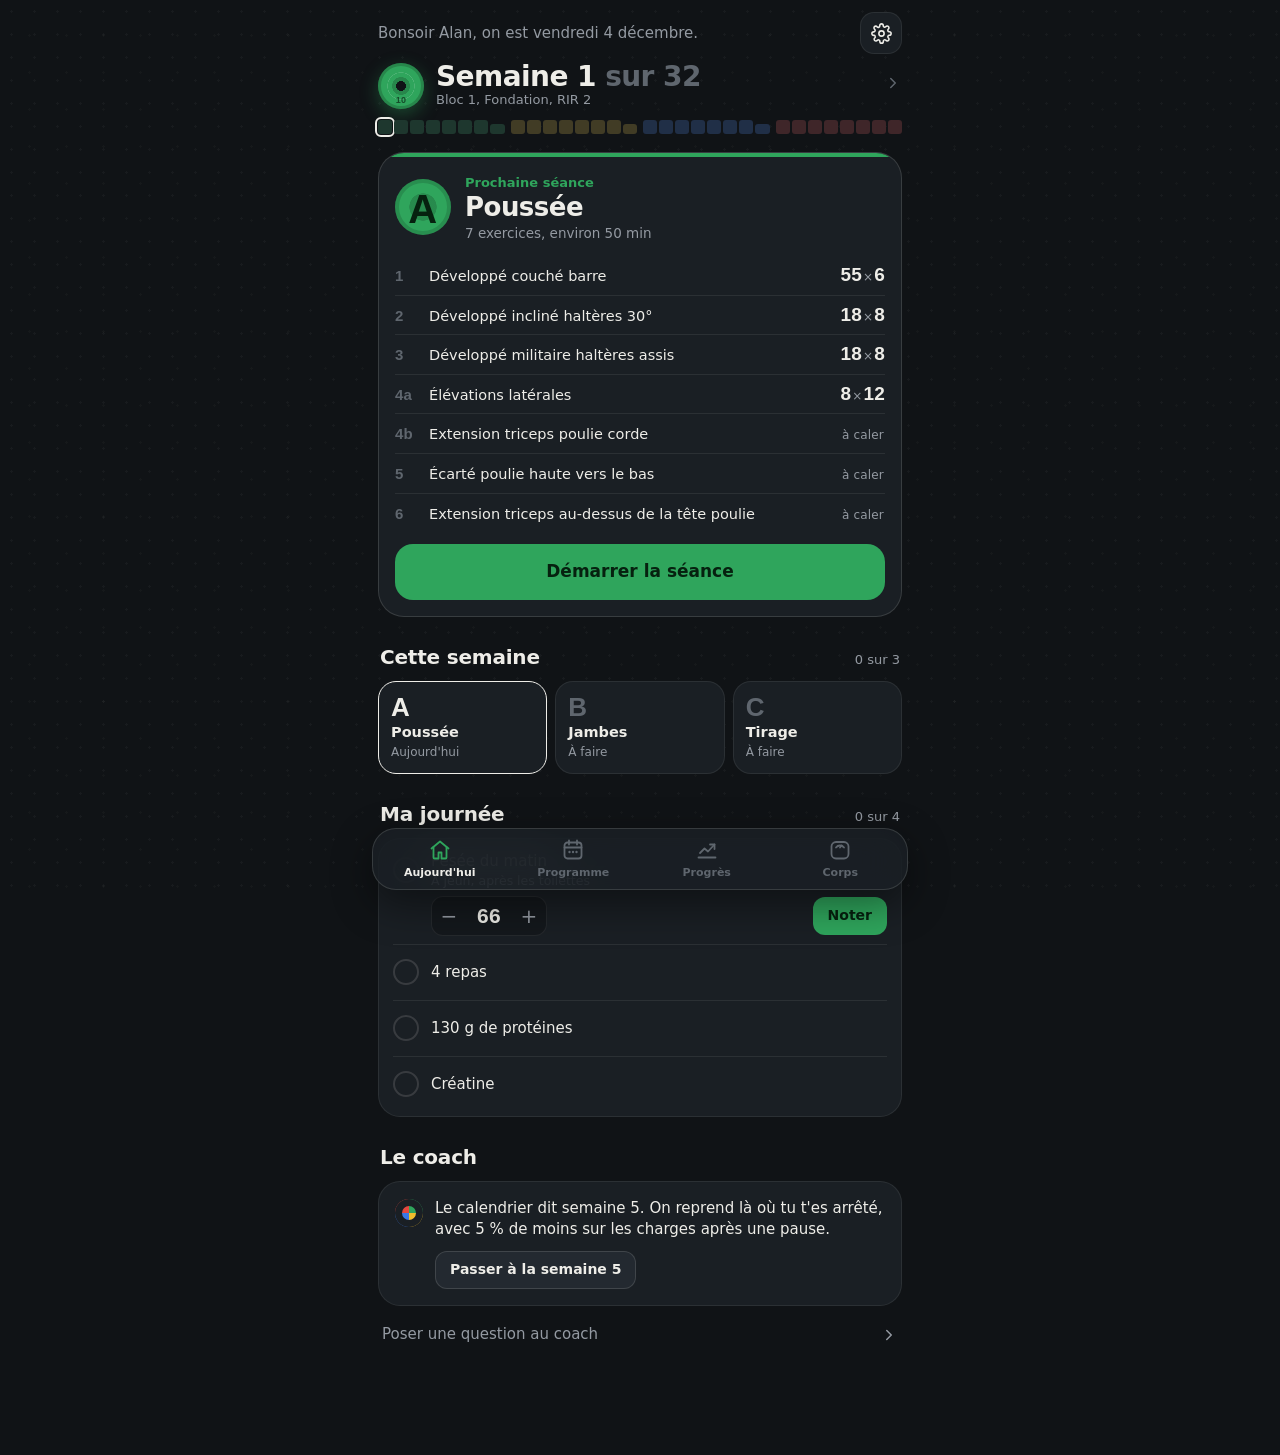
<file: masse/index.html>
<!doctype html>
<html lang="fr" data-block="1">
<head>
  <meta charset="utf-8">
  <meta name="viewport" content="width=device-width, initial-scale=1, viewport-fit=cover, user-scalable=no">
  <title>Muscu</title>
  <meta name="description" content="Suivi du programme Masse et Esthétique, 32 semaines, hors ligne.">
  <meta name="theme-color" content="#101316">
  <meta name="apple-mobile-web-app-capable" content="yes">
  <meta name="mobile-web-app-capable" content="yes">
  <meta name="apple-mobile-web-app-status-bar-style" content="black-translucent">
  <meta name="apple-mobile-web-app-title" content="Programme">
  <meta name="format-detection" content="telephone=no">
  <link rel="manifest" href="manifest.webmanifest">
  <link rel="icon" href="icons/icon.svg" type="image/svg+xml">
  <link rel="apple-touch-icon" href="icons/icon-180.png">
  <link rel="stylesheet" href="css/app.css">
</head>
<body>
  <main id="view" aria-live="polite"></main>
  <nav class="tabbar" aria-label="Navigation"></nav>
  <div id="session" aria-label="Séance en cours"></div>
  <div id="rest" role="timer" aria-live="off"></div>
  <div id="toast" role="status"></div>
  <noscript>Active JavaScript pour utiliser l'application.</noscript>
  <script type="module" src="js/app.js"></script>
</body>
</html>
</file>
<file: masse/css/app.css>
/* Muscu 3 : couleurs des disques olympiques, l'app change de couleur avec les blocs */
:root {
  color-scheme: dark;
  --floor: #101316;
  --floor-2: #14181c;
  --card: #1a1f24;
  --card-2: #232930;
  --card-3: #2c333b;
  --chalk: #eeede8;
  --muted: #949aa2;
  --faint: #5f666e;
  --line: rgba(238, 237, 232, 0.08);
  --line-2: rgba(238, 237, 232, 0.14);

  --p25: #e5483f; --p20: #3a78e6; --p15: #f0be2c; --p10: #2fa55c; --p5: #e9e7e1; --p2: #1f2328; --p1: #b8bec6;
  --good: #3ccf7a;
  --warn: #f0a53c;
  --bad: #ff6159;

  --acc: var(--p10);
  --acc-ink: #06210f;
  --acc-soft: color-mix(in srgb, var(--acc) 16%, transparent);
  --acc-line: color-mix(in srgb, var(--acc) 42%, transparent);

  --ui: -apple-system, BlinkMacSystemFont, "SF Pro Text", system-ui, "Inter", sans-serif;
  --num: "DIN Condensed", "DINCondensed-Bold", "Avenir Next Condensed", "Roboto Condensed", "Arial Narrow", "DejaVu Sans Condensed", sans-serif;

  --r-sheet: 30px;
  --r-card: 22px;
  --r-row: 14px;
  --gutter: 18px;
  --tab-h: 62px;
  --safe-t: env(safe-area-inset-top, 0px);
  --safe-b: env(safe-area-inset-bottom, 0px);
  --ease: cubic-bezier(.2, .8, .2, 1);
  --spring: cubic-bezier(.34, 1.4, .5, 1);
}
html[data-block="2"] { --acc: var(--p15); --acc-ink: #2a1f00; }
html[data-block="3"] { --acc: var(--p20); --acc-ink: #ffffff; }
html[data-block="4"] { --acc: var(--p25); --acc-ink: #ffffff; }

* { box-sizing: border-box; -webkit-tap-highlight-color: transparent; }
html, body { margin: 0; min-height: 100%; background: var(--floor); }
body {
  color: var(--chalk);
  font: 400 16px/1.4 var(--ui);
  -webkit-font-smoothing: antialiased;
  overscroll-behavior: none;
  /* Sol en caoutchouc : granulés à peine visibles */
  background-image:
    radial-gradient(rgba(255,255,255,.035) 1px, transparent 1.2px),
    radial-gradient(rgba(255,255,255,.025) 1px, transparent 1.2px);
  background-size: 23px 23px, 37px 37px;
  background-position: 0 0, 11px 17px;
  background-attachment: fixed;
}
button, input, select, textarea { font: inherit; color: inherit; }
button { background: none; border: 0; padding: 0; cursor: pointer; touch-action: manipulation; }
:focus-visible { outline: 2px solid var(--acc); outline-offset: 2px; border-radius: 8px; }
.num { font-family: var(--num); font-weight: 700; font-variant-numeric: tabular-nums; letter-spacing: .01em; }
.muted { color: var(--muted); }
.faint { color: var(--faint); }
.hidden { display: none !important; }

/* ---------- Coque ---------- */
#view {
  min-height: 100%;
  padding: calc(var(--safe-t) + 12px) var(--gutter) calc(var(--tab-h) + var(--safe-b) + 34px);
  max-width: 560px; margin: 0 auto;
}
.tabbar {
  position: fixed; left: 12px; right: 12px; bottom: max(10px, calc(var(--safe-b) - 8px));
  height: var(--tab-h); max-width: 536px; margin: 0 auto;
  display: grid; grid-template-columns: repeat(4, 1fr);
  background: rgba(26, 31, 36, .78);
  -webkit-backdrop-filter: blur(22px) saturate(1.4); backdrop-filter: blur(22px) saturate(1.4);
  border: 1px solid var(--line-2); border-radius: 24px;
  box-shadow: 0 14px 40px rgba(0,0,0,.45);
  z-index: 20;
}
.tabbar button {
  display: flex; flex-direction: column; align-items: center; justify-content: center; gap: 3px;
  color: var(--faint); font-size: 11px; font-weight: 600;
  transition: color .2s;
}
.tabbar button svg { width: 24px; height: 24px; }
.tabbar button[aria-current="page"] { color: var(--chalk); }
.tabbar button[aria-current="page"] svg { color: var(--acc); }

.topbar { display: flex; align-items: center; justify-content: space-between; gap: 12px; min-height: 44px; margin-bottom: 6px; }
.topbar h1 { margin: 0; font: 700 30px/1.05 var(--ui); letter-spacing: -.02em; }
.icon-btn {
  width: 42px; height: 42px; border-radius: 14px; display: grid; place-items: center;
  background: var(--card); border: 1px solid var(--line); color: var(--chalk);
}
.icon-btn svg { width: 21px; height: 21px; }

/* ---------- Disque (signature) ---------- */
.plate-badge {
  --pc: var(--acc);
  width: 46px; height: 46px; border-radius: 50%; flex: none;
  background:
    radial-gradient(circle at 50% 50%, var(--floor) 0 15%, transparent 15.5%),
    radial-gradient(circle at 50% 50%, rgba(0,0,0,.18) 0 27%, transparent 27.5%),
    radial-gradient(circle at 50% 50%, transparent 0 40%, rgba(255,255,255,.14) 40.5% 42%, transparent 42.5%),
    var(--pc);
  box-shadow: inset 0 0 0 3px rgba(0,0,0,.18), 0 6px 18px color-mix(in srgb, var(--pc) 35%, transparent);
  position: relative;
}
.plate-badge span {
  position: absolute; inset: auto 0 5px 0; text-align: center;
  font: 700 10px/1 var(--num); color: rgba(0,0,0,.55); letter-spacing: .04em;
}

/* ---------- Coach ---------- */
.week-hero { display: flex; align-items: center; gap: 14px; margin: 4px 0 14px; }
.week-hero .big { font-size: 64px; line-height: .82; }
.week-hero .big small { font-size: 26px; color: var(--faint); margin-left: 2px; }
.week-hero .meta { display: flex; flex-direction: column; gap: 2px; min-width: 0; }
.week-hero .meta b { font-size: 15px; }
.week-hero .meta span { font-size: 13px; color: var(--muted); }
.week-hero .plate-badge { margin-left: auto; width: 54px; height: 54px; }

.ribbon { width: 100%; display: grid; grid-template-columns: repeat(4, 1fr); gap: 6px; margin-bottom: 22px; }
.ribbon .blk { display: grid; grid-template-columns: repeat(8, 1fr); gap: 2px; }
.ribbon i {
  display: block; height: 20px; border-radius: 3px;
  background: color-mix(in srgb, var(--bc) 18%, var(--card));
  position: relative;
}
.ribbon i.part { background: linear-gradient(to top, var(--bc) var(--pct), color-mix(in srgb, var(--bc) 18%, var(--card)) var(--pct)); }
.ribbon i.full { background: var(--bc); }
.ribbon i.now { outline: 2px solid var(--chalk); outline-offset: 1px; }
.ribbon i.deload { height: 14px; margin-top: 6px; }

.thread { display: flex; flex-direction: column; gap: 10px; }
.msg { max-width: 88%; padding: 12px 15px; border-radius: 20px; font-size: 15.5px; line-height: 1.42; animation: msg-in .35s var(--ease) both; }
.msg p { margin: 0; }
.msg p + p { margin-top: 6px; }
.msg.coach { background: var(--card); border: 1px solid var(--line); border-bottom-left-radius: 6px; align-self: flex-start; }
.msg.me { background: var(--acc); color: var(--acc-ink); border-bottom-right-radius: 6px; align-self: flex-end; font-weight: 500; }
.msg .stamp { display: block; font-size: 12px; color: var(--faint); margin-bottom: 4px; }
.msg.wide { max-width: 100%; width: 100%; padding: 0; background: none; border: 0; }
@keyframes msg-in { from { opacity: 0; transform: translateY(8px); } }

.coach-avatar { display: flex; align-items: center; gap: 8px; font-size: 13px; color: var(--muted); margin: 6px 0 -2px 2px; }
.coach-avatar i { width: 22px; height: 22px; border-radius: 50%; background: conic-gradient(var(--p10) 0 25%, var(--p15) 0 50%, var(--p20) 0 75%, var(--p25) 0); box-shadow: inset 0 0 0 5px var(--floor); }

.next-card {
  border-radius: var(--r-card); padding: 16px; margin-top: 2px;
  background: linear-gradient(160deg, color-mix(in srgb, var(--acc) 24%, var(--card-2)), var(--card) 70%);
  border: 1px solid var(--acc-line);
}
.next-card .row1 { display: flex; align-items: baseline; gap: 10px; }
.next-card .letter { font-size: 54px; line-height: .8; color: var(--acc); }
.next-card h3 { margin: 0; font-size: 21px; letter-spacing: -.01em; }
.next-card .sub { font-size: 13.5px; color: var(--muted); margin-top: 2px; }
.next-card .target { margin: 12px 0 14px; padding: 10px 12px; border-radius: 14px; background: rgba(0,0,0,.22); font-size: 14px; }
.next-card .target b { font-family: var(--num); font-size: 19px; }
.btn-row { display: flex; gap: 8px; }

.btn {
  display: inline-flex; align-items: center; justify-content: center; gap: 8px;
  height: 50px; padding: 0 20px; border-radius: 16px; font-weight: 650; font-size: 16px;
  background: var(--card-2); border: 1px solid var(--line-2);
  transition: transform .12s, background .2s;
}
.btn:active { transform: scale(.97); }
.btn.primary { background: var(--acc); color: var(--acc-ink); border-color: transparent; }
.btn.block { width: 100%; }
.btn.grow { flex: 1; }
.btn.small { height: 38px; padding: 0 14px; font-size: 14px; border-radius: 12px; }
.btn.danger { color: var(--bad); }
.btn svg { width: 18px; height: 18px; }

.chips { display: flex; gap: 8px; overflow-x: auto; padding: 14px var(--gutter) 4px; margin: 4px calc(var(--gutter) * -1) 0; scrollbar-width: none; }
.chips::-webkit-scrollbar { display: none; }
.chip {
  flex: none; height: 38px; padding: 0 14px; border-radius: 999px; font-size: 14px; font-weight: 550;
  background: var(--floor-2); border: 1px solid var(--line-2); color: var(--chalk); white-space: nowrap;
}
.chip.acc { border-color: var(--acc-line); color: var(--acc); }

/* ---------- Cartes génériques ---------- */
.card { background: var(--card); border: 1px solid var(--line); border-radius: var(--r-card); padding: 16px; }
.card + .card, .section + .section { margin-top: 14px; }
.section-title { display: flex; align-items: baseline; justify-content: space-between; margin: 26px 2px 10px; }
.section-title h2 { margin: 0; font-size: 20px; letter-spacing: -.01em; }
.section-title span { font-size: 13px; color: var(--muted); }
.stats { display: grid; grid-template-columns: repeat(3, 1fr); gap: 8px; }
.stat { background: var(--card); border: 1px solid var(--line); border-radius: 18px; padding: 12px; }
.stat .v { font-size: 30px; line-height: 1; }
.stat .l { font-size: 12px; color: var(--muted); margin-top: 4px; }

/* ---------- Programme ---------- */
.block-head { display: flex; gap: 14px; align-items: center; margin: 28px 0 10px; }
.block-head:first-of-type { margin-top: 10px; }
.block-head h2 { margin: 0; font-size: 22px; }
.block-head p { margin: 2px 0 0; font-size: 13px; color: var(--muted); }
.block-goal { font-size: 14.5px; color: var(--chalk); margin: 0 2px 8px; }
details.why { margin: 0 2px 10px; }
details.why summary { font-size: 14px; color: var(--muted); list-style: none; cursor: pointer; }
details.why summary::-webkit-details-marker { display: none; }
details.why summary::after { content: ' +'; }
details.why[open] summary::after { content: ' −'; }
details.why ul { margin: 8px 0 0; padding-left: 18px; font-size: 14px; color: var(--muted); }
details.why li + li { margin-top: 4px; }
.weeks { background: var(--card); border: 1px solid var(--line); border-radius: var(--r-card); overflow: hidden; }
.week-row {
  display: grid; grid-template-columns: 52px 1fr auto; align-items: center; gap: 10px;
  width: 100%; text-align: left; padding: 11px 14px; border-top: 1px solid var(--line);
}
.week-row:first-child { border-top: 0; }
.week-row .wn { font-size: 26px; line-height: 1; }
.week-row .wd { font-size: 13.5px; }
.week-row .wd small { display: block; color: var(--muted); font-size: 12.5px; }
.week-row.now { background: var(--acc-soft); }
.week-row.now .wn { color: var(--acc); }
.week-row.deload .wn { color: var(--faint); }
.dots { display: flex; gap: 5px; }
.dot {
  width: 26px; height: 26px; border-radius: 50%; display: grid; place-items: center;
  font: 700 13px/1 var(--num); border: 1.5px solid var(--line-2); color: var(--muted);
}
.dot.done { background: var(--bc, var(--acc)); border-color: transparent; color: rgba(0,0,0,.6); }
.dot.skip { border-style: dashed; color: var(--faint); text-decoration: line-through; }
.dot.live { border-color: var(--acc); color: var(--acc); }

/* ---------- Progrès ---------- */
.seg { display: grid; grid-template-columns: repeat(3, 1fr); background: var(--card); border: 1px solid var(--line); border-radius: 16px; padding: 4px; gap: 4px; }
.seg button { height: 40px; border-radius: 12px; font-weight: 600; font-size: 14.5px; color: var(--muted); }
.seg button[aria-pressed="true"] { background: var(--card-3); color: var(--chalk); }
.consistency { display: grid; grid-template-columns: repeat(32, 1fr); gap: 2px; }
.consistency i { aspect-ratio: 1 / 2.4; border-radius: 2px; background: var(--card-2); }
.consistency i.on { background: var(--bc); }
.consistency i.sk { background: repeating-linear-gradient(45deg, var(--card-2) 0 2px, var(--card-3) 2px 4px); }
.consistency-legend { display: flex; justify-content: space-between; font-size: 11px; color: var(--faint); margin-top: 6px; }
.ex-list { background: var(--card); border: 1px solid var(--line); border-radius: var(--r-card); overflow: hidden; }
.ex-item { display: grid; grid-template-columns: 1fr 86px; gap: 12px; align-items: center; width: 100%; text-align: left; padding: 13px 15px; border-top: 1px solid var(--line); }
.ex-item:first-child { border-top: 0; }
.ex-item b { display: block; font-size: 15px; font-weight: 600; }
.ex-item small { font-size: 13px; color: var(--muted); }
.ex-item small .num { font-size: 15px; color: var(--chalk); }
.chart { width: 100%; display: block; }
.chart text { font: 600 10.5px var(--ui); fill: var(--faint); }
.bars { display: flex; flex-direction: column; gap: 9px; }
.bar-row { display: grid; grid-template-columns: 112px 1fr 44px; align-items: center; gap: 10px; font-size: 13.5px; }
.bar-row .track { display: block; height: 10px; border-radius: 5px; background: var(--card-2); overflow: hidden; }
.bar-row .fill { display: block; height: 100%; border-radius: 5px; background: var(--acc); }
.bar-row .num { text-align: right; font-size: 16px; }

/* ---------- Corps ---------- */
.weigh { text-align: center; padding: 18px 16px 16px; }
.weigh .label { font-size: 14px; color: var(--muted); }
.stepper { display: flex; align-items: center; justify-content: center; gap: 14px; margin: 6px 0 4px; }
.stepper .val { font-size: 76px; line-height: .9; min-width: 170px; text-align: center; }
.stepper .val small { font-size: 26px; color: var(--muted); margin-left: 3px; }
.round {
  width: 58px; height: 58px; border-radius: 50%; display: grid; place-items: center;
  background: var(--card-2); border: 1px solid var(--line-2); font-size: 28px; font-weight: 300;
}
.round:active { background: var(--card-3); transform: scale(.94); }
.advice { display: flex; gap: 12px; align-items: flex-start; }
.advice .ico { width: 34px; height: 34px; flex: none; border-radius: 11px; display: grid; place-items: center; background: var(--acc-soft); color: var(--acc); }
.advice .ico svg { width: 19px; height: 19px; }
.advice p { margin: 0; font-size: 14.5px; }
.habits { display: grid; grid-template-columns: repeat(3, 1fr); gap: 8px; }
.habit {
  border-radius: 18px; padding: 12px 10px; text-align: left; min-height: 86px;
  background: var(--card); border: 1px solid var(--line);
  display: flex; flex-direction: column; justify-content: space-between;
}
.habit b { font-size: 14px; font-weight: 600; }
.habit .wk { display: flex; gap: 3px; }
.habit .wk i { width: 8px; height: 8px; border-radius: 50%; background: var(--card-3); }
.habit .wk i.on { background: var(--acc); }
.habit[aria-pressed="true"] { background: var(--acc-soft); border-color: var(--acc-line); }
.habit[aria-pressed="true"] b::before { content: '✓ '; color: var(--acc); }
.table { width: 100%; border-collapse: collapse; font-size: 14px; }
.table th { text-align: left; font-weight: 600; color: var(--muted); font-size: 12.5px; padding: 6px 4px; }
.table td { padding: 9px 4px; border-top: 1px solid var(--line); }
.table td.num, .table th.r { text-align: right; }
.table td.num { font-size: 17px; }

/* ---------- Feuilles (bottom sheets) ---------- */
.scrim { position: fixed; inset: 0; background: rgba(0,0,0,.55); z-index: 60; opacity: 0; transition: opacity .25s; }
.scrim.on { opacity: 1; }
.sheet {
  position: fixed; left: 0; right: 0; bottom: 0; z-index: 61; max-width: 560px; margin: 0 auto;
  max-height: calc(100% - var(--safe-t) - 24px); overflow-y: auto; overscroll-behavior: contain;
  background: var(--floor-2); border: 1px solid var(--line-2); border-bottom: 0;
  border-radius: var(--r-sheet) var(--r-sheet) 0 0;
  padding: 10px var(--gutter) calc(var(--safe-b) + 18px);
  transform: translateY(100%); transition: transform .38s var(--ease);
}
.sheet.on { transform: none; }
.sheet .grab { width: 40px; height: 5px; border-radius: 3px; background: var(--card-3); margin: 0 auto 12px; }
.sheet h2 { margin: 0 0 4px; font-size: 22px; letter-spacing: -.01em; }
.sheet .lead { color: var(--muted); font-size: 14.5px; margin: 0 0 16px; }
.field { display: grid; gap: 6px; margin-bottom: 12px; }
.field label { font-size: 13px; color: var(--muted); }
.field input, .field select, .field textarea {
  height: 48px; border-radius: 14px; border: 1px solid var(--line-2); background: var(--card); padding: 0 14px; font-size: 16px; width: 100%;
}
.field textarea { height: 80px; padding: 12px 14px; resize: none; }
.grid2 { display: grid; grid-template-columns: 1fr 1fr; gap: 10px; }
.list-btn { display: flex; align-items: center; justify-content: space-between; gap: 10px; width: 100%; text-align: left; padding: 14px 4px; border-top: 1px solid var(--line); font-size: 15.5px; }
.list-btn:first-of-type { border-top: 0; }
.list-btn small { color: var(--muted); font-size: 13px; }
.list-btn.sel { color: var(--acc); font-weight: 600; }

/* ---------- Séance (plein écran) ---------- */
#session {
  position: fixed; inset: 0; z-index: 40; background: var(--floor);
  display: flex; flex-direction: column;
  transform: translateY(100%); transition: transform .42s var(--ease);
}
#session:not(.on) { visibility: hidden; transition: transform .42s var(--ease), visibility 0s .42s; }
#session.on { transform: none; }
.s-top {
  padding: calc(var(--safe-t) + 8px) var(--gutter) 10px;
  background: linear-gradient(var(--floor) 70%, transparent);
}
.s-top .bar { display: flex; align-items: center; gap: 10px; }
.s-top .title { flex: 1; min-width: 0; }
.s-top .title b { display: block; font-size: 17px; }
.s-top .title span { font-size: 13px; color: var(--muted); }
.s-top .clock { font-size: 26px; color: var(--muted); min-width: 66px; text-align: right; }
.segments { display: flex; gap: 3px; margin-top: 12px; }
.segments button { flex: 1; height: 6px; border-radius: 3px; background: var(--card-3); }
.segments button.done { background: var(--acc); }
.segments button.cur { background: var(--chalk); }
.segments .pair { display: flex; gap: 1px; flex: 2; }
.s-body { flex: 1; overflow-y: auto; padding: 4px var(--gutter) calc(var(--safe-b) + 120px); overscroll-behavior: contain; }

.ex { background: var(--card); border: 1px solid var(--line); border-radius: var(--r-card); margin-bottom: 10px; overflow: hidden; scroll-margin-top: 8px; }
.ex.ss-a { border-bottom-left-radius: 8px; border-bottom-right-radius: 8px; margin-bottom: 3px; }
.ex.ss-b { border-top-left-radius: 8px; border-top-right-radius: 8px; }
.ex-head { display: flex; align-items: center; gap: 12px; width: 100%; text-align: left; padding: 14px 15px; }
.ex-head .slot {
  width: 38px; height: 38px; flex: none; border-radius: 12px; display: grid; place-items: center;
  font: 700 19px/1 var(--num); background: var(--card-2); color: var(--muted);
}
.ex.complete .ex-head .slot { background: var(--acc); color: var(--acc-ink); }
.ex-head .nm { flex: 1; min-width: 0; }
.ex-head .nm b { display: block; font-size: 16px; font-weight: 650; line-height: 1.25; }
.ex-head .nm small { font-size: 13px; color: var(--muted); }
.ex-head .prog { font-size: 18px; color: var(--muted); }
.ex.open .ex-head { padding-bottom: 6px; }
.ex-body { padding: 0 15px 15px; display: none; }
.ex.open .ex-body { display: block; }
.ex-tools { display: flex; gap: 6px; flex-wrap: wrap; margin: 0 0 10px; }
.tag { display: inline-flex; align-items: center; gap: 6px; height: 30px; padding: 0 11px; border-radius: 10px; background: var(--card-2); font-size: 13px; color: var(--muted); }
.tag svg { width: 14px; height: 14px; }
.tag.acc { background: var(--acc-soft); color: var(--acc); }
.ex-note { font-size: 13px; color: var(--muted); margin: -2px 2px 10px; }
.target-line { display: flex; align-items: center; gap: 14px; padding: 10px 12px; border-radius: 14px; background: var(--floor-2); margin-bottom: 10px; }
.target-line .goal { flex: none; min-width: 84px; }
.target-line .goal small { display: block; font-size: 11.5px; color: var(--muted); }
.target-line .goal .num { font-size: 30px; color: var(--acc); line-height: 1; white-space: nowrap; }
.target-line .lt { font-size: 13px; color: var(--muted); line-height: 1.35; border-left: 1px solid var(--line-2); padding-left: 12px; min-width: 0; }
.target-line .lt b { display: block; color: var(--chalk); font-weight: 600; }
.target-line .lt span { display: block; }
.ex-meta { display: flex; align-items: center; justify-content: space-between; gap: 10px; font-size: 13.5px; color: var(--muted); margin: -2px 0 10px; }
.mini-btn { width: 36px; height: 36px; flex: none; border-radius: 11px; display: grid; place-items: center; background: var(--card-2); color: var(--muted); }
.mini-btn svg { width: 17px; height: 17px; }

.loader { margin: 0 0 10px; padding: 8px 12px 6px; border-radius: 14px; background: var(--floor-2); }
.loader svg { width: 100%; height: 58px; display: block; }
.loader .cap { display: flex; justify-content: space-between; font-size: 12.5px; color: var(--muted); margin-top: 4px; }
.loader rect.pl { animation: plate-in .35s var(--spring) both; transform-box: fill-box; transform-origin: left center; }
@keyframes plate-in { from { transform: translateX(28px); opacity: 0; } }

.warm { display: flex; align-items: center; gap: 6px; overflow-x: auto; margin: 0 0 10px; scrollbar-width: none; }
.warm em { font-style: normal; font-size: 12.5px; color: var(--muted); flex: none; margin-right: 2px; }
.warm span { flex: none; padding: 5px 8px; border-radius: 10px; border: 1px dashed var(--line-2); font-size: 13px; color: var(--muted); }
.warm span b { font-family: var(--num); font-size: 16px; color: var(--chalk); }

.set {
  display: grid; grid-template-columns: 28px 1fr 18px 1fr 54px; align-items: center; gap: 6px;
  margin-bottom: 6px;
}
.set .n { font: 700 17px/1 var(--num); color: var(--faint); text-align: center; }
.set .val {
  height: 54px; border-radius: var(--r-row); background: var(--floor-2); border: 1px solid var(--line);
  display: flex; align-items: baseline; justify-content: center; gap: 4px;
}
.set .val .num { font-size: 30px; line-height: 54px; }
.set .val small { font-size: 12.5px; color: var(--muted); }
.set .val.empty .num { color: var(--faint); }
.set .x { text-align: center; color: var(--faint); font-size: 15px; }
.set .ok {
  width: 54px; height: 54px; border-radius: 50%; display: grid; place-items: center;
  border: 2px solid var(--line-2); color: var(--faint);
  transition: background .2s, border-color .2s, transform .15s;
}
.set .ok svg { width: 24px; height: 24px; }
.set .ok:active { transform: scale(.9); }
.set.done .ok { background: var(--acc); border-color: var(--acc); color: var(--acc-ink); animation: pop .35s var(--spring); }
.set.done .val { background: transparent; border-color: var(--acc-line); }
.set.next .ok { border-color: var(--acc); color: var(--acc); }
.set .plus1 { font-size: 10px; color: var(--acc); }
@keyframes pop { 40% { transform: scale(1.12); } }
.ex-foot { display: flex; align-items: center; gap: 8px; margin-top: 10px; flex-wrap: wrap; }
.rir { display: flex; gap: 4px; align-items: center; }
.rir span { font-size: 13px; color: var(--muted); margin-right: 4px; }
.rir button { width: 36px; height: 36px; border-radius: 11px; background: var(--floor-2); border: 1px solid var(--line); font: 700 17px/1 var(--num); }
.rir button[aria-pressed="true"] { background: var(--chalk); color: var(--floor); }
.note-input { width: 100%; margin-top: 10px; height: 42px; border-radius: 12px; border: 1px solid var(--line); background: var(--floor-2); padding: 0 12px; font-size: 15px; }

.s-finish { margin: 18px 0 0; }

/* Feuille de saisie d'une série */
.entry { display: grid; grid-template-columns: 1fr 1fr; gap: 10px; margin: 6px 0 14px; }
.entry .box { background: var(--card); border: 1px solid var(--line); border-radius: 20px; padding: 12px 8px 10px; text-align: center; }
.entry .box .l { font-size: 13px; color: var(--muted); }
.entry .box input {
  width: 100%; border: 0; background: transparent; text-align: center;
  font: 700 58px/1.05 var(--num); color: var(--chalk); padding: 0; margin: 2px 0 6px;
}
.entry .pm { display: flex; justify-content: center; gap: 10px; }
.entry .pm .round { width: 52px; height: 52px; font-size: 26px; }
.quick { display: flex; gap: 6px; justify-content: center; margin-top: 8px; }
.quick button { height: 30px; padding: 0 9px; border-radius: 9px; background: var(--card-2); font-size: 13px; color: var(--muted); }
.toggle-line { display: flex; align-items: center; justify-content: space-between; padding: 10px 2px 14px; font-size: 14.5px; color: var(--muted); }
.switch { width: 50px; height: 30px; border-radius: 15px; background: var(--card-3); position: relative; transition: background .2s; }
.switch::after { content: ''; position: absolute; top: 3px; left: 3px; width: 24px; height: 24px; border-radius: 50%; background: var(--chalk); transition: transform .25s var(--spring); }
.switch[aria-checked="true"] { background: var(--acc); }
.switch[aria-checked="true"]::after { transform: translateX(20px); }

/* Minuteur de repos */
#rest {
  position: fixed; left: 12px; right: 12px; bottom: calc(var(--safe-b) + 10px); max-width: 536px; margin: 0 auto;
  z-index: 50; display: flex; align-items: center; gap: 12px;
  padding: 10px 10px 10px 12px; border-radius: 24px;
  background: rgba(35, 41, 48, .9); -webkit-backdrop-filter: blur(20px); backdrop-filter: blur(20px);
  border: 1px solid var(--line-2); box-shadow: 0 18px 40px rgba(0,0,0,.5);
  transform: translateY(150%); transition: transform .4s var(--spring);
}
#rest:not(.on) { visibility: hidden; pointer-events: none; transition: transform .3s var(--ease), visibility 0s .3s; }
#rest.on { transform: none; }
#rest .ring { width: 52px; height: 52px; flex: none; }
#rest .t { flex: 1; min-width: 0; }
#rest .t .num { font-size: 34px; line-height: 1; display: block; }
#rest .t small { font-size: 12.5px; color: var(--muted); white-space: nowrap; overflow: hidden; text-overflow: ellipsis; display: block; }
#rest .acts { display: flex; gap: 6px; }
#rest .acts button { height: 44px; min-width: 50px; padding: 0 10px; border-radius: 14px; background: var(--card-3); font-weight: 600; font-size: 14px; }
#rest.over { background: var(--acc); color: var(--acc-ink); }
#rest.over .t small { color: inherit; opacity: .75; }
#rest.over .acts button { background: rgba(0,0,0,.18); }
body:not(.in-session) #rest { bottom: calc(var(--tab-h) + max(10px, calc(var(--safe-b) - 8px)) + 8px); }

/* Résumé */
.summary-hero { text-align: center; padding: 6px 0 14px; }
.summary-hero .num { font-size: 64px; line-height: .9; color: var(--acc); }
.pr { display: flex; align-items: center; gap: 12px; padding: 11px 0; border-top: 1px solid var(--line); }
.pr .medal { width: 34px; height: 34px; border-radius: 50%; background: var(--acc); color: var(--acc-ink); display: grid; place-items: center; font: 700 15px var(--num); flex: none; }
.pr div { flex: 1; font-size: 14.5px; }
.pr div small { display: block; color: var(--muted); font-size: 12.5px; }

#toast {
  position: fixed; left: 50%; top: calc(var(--safe-t) + 10px); z-index: 90;
  transform: translate(-50%, -160%); transition: transform .35s var(--spring);
  background: var(--chalk); color: var(--floor); padding: 10px 16px; border-radius: 14px; font-weight: 600; font-size: 14.5px;
  box-shadow: 0 10px 30px rgba(0,0,0,.4); max-width: calc(100% - 32px);
}
#toast:not(.on) { visibility: hidden; transition: transform .35s var(--spring), visibility 0s .35s; }
#toast.on { transform: translate(-50%, 0); }

.empty { text-align: center; padding: 22px 10px; color: var(--muted); font-size: 14.5px; }

@media (prefers-reduced-motion: reduce) {
  *, *::before, *::after { animation: none !important; transition: none !important; }
}

/* ---------- Accueil ---------- */
.today-head { display: flex; align-items: flex-start; justify-content: space-between; gap: 12px; margin: 2px 0 12px; }
.today-date { font-size: 14px; color: var(--muted); }
.today-head h1 { margin: 2px 0 0; font: 700 28px/1.08 var(--ui); letter-spacing: -.02em; }
.week-strip { display: flex; align-items: center; gap: 12px; width: 100%; text-align: left; margin-bottom: 10px; }
.week-strip .ws-txt { flex: 1; display: flex; flex-direction: column; }
.week-strip b { font-size: 16px; }
.week-strip small { font-size: 13px; color: var(--muted); }
.week-strip .ws-arrow { color: var(--faint); }
.week-strip .plate-badge span { font-size: 9px; bottom: 4px; }
.ribbon { margin-bottom: 18px; }
.ribbon i { height: 14px; }
.ribbon i.deload { height: 10px; margin-top: 4px; }

.session-card {
  position: relative; overflow: hidden;
  border-radius: 26px; padding: 18px 16px 16px;
  background: var(--card); border: 1px solid var(--line-2);
}
.session-card::before {
  content: ''; position: absolute; inset: 0 0 auto 0; height: 4px; background: var(--acc);
}
.sc-top { display: flex; align-items: center; gap: 14px; }
.sc-letter {
  width: 56px; height: 56px; flex: none; border-radius: 50%; display: grid; place-items: center;
  font-size: 40px; line-height: 1; padding-top: 4px; color: var(--acc-ink);
  background: radial-gradient(circle, rgba(0,0,0,.16) 0 34%, transparent 35%), var(--acc);
  box-shadow: inset 0 0 0 4px rgba(0,0,0,.14);
}
.sc-kicker { font-size: 13px; color: var(--acc); font-weight: 600; }
.sc-title h2 { margin: 0; font-size: 26px; line-height: 1.1; letter-spacing: -.02em; }
.sc-sub { font-size: 13.5px; color: var(--muted); }
.sc-list { list-style: none; margin: 12px 0 12px; padding: 0; }
.sc-list li { display: grid; grid-template-columns: 26px 1fr auto; align-items: baseline; gap: 8px; padding: 6px 0; border-top: 1px solid var(--line); font-size: 14.5px; }
.sc-list li:first-child { border-top: 0; }
.sc-list .sl { font-size: 15px; color: var(--faint); }
.sc-list .en { white-space: nowrap; overflow: hidden; text-overflow: ellipsis; }
.sc-list .tg { font-size: 19px; }
.sc-list .tg small { font-family: var(--ui); font-size: 12px; color: var(--muted); font-weight: 500; margin: 0 1px; }
.sc-list li.ok .en { color: var(--muted); text-decoration: line-through; text-decoration-color: var(--acc); }
.btn.big { height: 56px; font-size: 17px; border-radius: 18px; }
.sc-actions { display: flex; gap: 8px; }

.tiles { display: grid; grid-template-columns: repeat(3, 1fr); gap: 8px; }
.tile { display: flex; flex-direction: column; align-items: flex-start; gap: 2px; padding: 12px; border-radius: 18px; background: var(--card); border: 1px solid var(--line); text-align: left; min-width: 0; }
.tile .tl { font-size: 26px; line-height: 1; color: var(--faint); }
.tile b { font-size: 14.5px; }
.tile small { font-size: 12px; color: var(--muted); white-space: nowrap; overflow: hidden; text-overflow: ellipsis; max-width: 100%; }
.tile.done { background: var(--acc-soft); border-color: var(--acc-line); }
.tile.done .tl { color: var(--acc); }
.tile.next { border-color: var(--chalk); }
.tile.next .tl { color: var(--chalk); }
.tile.skip { opacity: .55; }

.day { padding: 4px 14px; }
.day-row { display: flex; align-items: center; gap: 12px; width: 100%; text-align: left; min-height: 56px; padding: 8px 0; border-top: 1px solid var(--line); }
.day-row:first-child { border-top: 0; }
.day-row .tick { width: 26px; height: 26px; flex: none; border-radius: 50%; border: 2px solid var(--line-2); display: grid; place-items: center; color: var(--acc-ink); }
.day-row .tick svg { width: 15px; height: 15px; }
.day-row.on .tick { background: var(--acc); border-color: var(--acc); }
.day-row .dl { flex: 1; font-size: 15px; min-width: 0; }
.day-row .dl small { display: block; font-size: 12.5px; color: var(--muted); }
.day-row.on:not(.weigh-row) .dl { color: var(--muted); }
.mini-step { display: flex; align-items: center; gap: 2px; background: var(--floor-2); border-radius: 12px; border: 1px solid var(--line); }
.mini-step button { width: 34px; height: 38px; font-size: 20px; color: var(--muted); }
.mini-step .num { font-size: 21px; min-width: 42px; text-align: center; }

.coach-card { display: flex; gap: 12px; align-items: flex-start; }
.coach-card p { margin: 0; font-size: 15px; line-height: 1.45; }
.coach-dot { width: 28px; height: 28px; flex: none; border-radius: 50%; margin-top: 1px; background: conic-gradient(var(--p10) 0 25%, var(--p15) 0 50%, var(--p20) 0 75%, var(--p25) 0); box-shadow: inset 0 0 0 7px var(--card); }
.ask { display: flex; align-items: center; justify-content: space-between; width: 100%; padding: 14px 4px; margin-top: 4px; color: var(--muted); font-size: 15px; }
.faq details { border-top: 1px solid var(--line); padding: 14px 2px; }
.faq details:first-child { border-top: 0; }
.faq summary { font-weight: 600; font-size: 16px; list-style: none; cursor: pointer; }
.faq summary::-webkit-details-marker { display: none; }
.faq p { margin: 8px 0 0; color: var(--muted); font-size: 15px; line-height: 1.45; }

.sheet-x { position: absolute; top: 14px; right: 14px; width: 34px; height: 34px; border-radius: 50%; display: grid; place-items: center; background: var(--card-2); color: var(--muted); z-index: 1; }
.sheet-x svg { width: 16px; height: 16px; }
.sheet h2 { padding-right: 44px; }

.weigh-row { flex-wrap: wrap; row-gap: 6px; }
.weigh-row .dl { flex: 1 1 calc(100% - 40px); }
.weigh-row .mini-step { margin-left: 38px; }
.weigh-row .btn { margin-left: auto; }
.s-top .clock { white-space: nowrap; }

.today-head { align-items: center; margin: 0 0 8px; }
.today-date { font-size: 15px; color: var(--muted); }
.week-strip .ws-h { font: 700 28px/1.05 var(--ui); letter-spacing: -.02em; }
.week-strip .ws-h span { color: var(--faint); font-weight: 600; }
.week-strip .plate-badge { width: 46px !important; height: 46px !important; }

/* ---------- Séance : mode focus ---------- */
body.in-session #rest { display: none; }
.s-top { padding-bottom: 0; }
.pager { display: flex; gap: 6px; overflow-x: auto; margin: 12px calc(var(--gutter) * -1) 0; padding: 0 var(--gutter) 10px; scrollbar-width: none; scroll-snap-type: x proximity; }
.pager::-webkit-scrollbar { display: none; }
.pg {
  flex: none; display: flex; align-items: center; gap: 7px; height: 44px; padding: 0 12px 0 6px;
  border-radius: 14px; background: var(--card); border: 1px solid var(--line); scroll-snap-align: center;
}
.pg-n { width: 30px; height: 30px; border-radius: 10px; display: grid; place-items: center; font-size: 16px; background: var(--card-2); color: var(--muted); }
.pg-n svg { width: 15px; height: 15px; }
.pg-t { font-size: 13.5px; font-weight: 600; white-space: nowrap; }
.pg-p { font-size: 15px; color: var(--faint); }
.pg.cur { background: var(--card-3); border-color: var(--chalk); }
.pg.cur .pg-n { background: var(--chalk); color: var(--floor); }
.pg.done .pg-n { background: var(--acc); color: var(--acc-ink); }
.pg.done .pg-t { color: var(--muted); }
.pg-ss { display: flex; gap: 2px; padding: 3px; border-radius: 17px; background: var(--acc-soft); border: 1px dashed var(--acc-line); }
.pg-ss .pg { height: 38px; }
.s-progress { height: 3px; background: var(--card-2); margin: 0 calc(var(--gutter) * -1); }
.s-progress i { display: block; height: 100%; background: var(--acc); transition: width .4s var(--ease); }

.s-body { padding: 14px var(--gutter) calc(var(--safe-b) + 110px); }
.focus { margin-bottom: 12px; }
.f-head { display: flex; align-items: flex-start; gap: 12px; margin-bottom: 10px; }
.f-name { flex: 1; min-width: 0; }
.f-name h2 { margin: 0; font-size: 23px; line-height: 1.12; letter-spacing: -.02em; }
.f-name p { margin: 4px 0 0; font-size: 13.5px; color: var(--muted); }
.goal-row { display: flex; align-items: center; gap: 14px; padding: 10px 14px; border-radius: 16px; background: var(--card); border: 1px solid var(--line); margin-bottom: 10px; }
.goal-row small { display: block; font-size: 11.5px; color: var(--muted); }
.goal-row .num { font-size: 30px; line-height: 1; color: var(--acc); white-space: nowrap; }
.goal-row p { margin: 0; font-size: 13px; color: var(--muted); border-left: 1px solid var(--line-2); padding-left: 12px; line-height: 1.35; min-width: 0; }
.goal-row p b { display: block; color: var(--chalk); font-weight: 600; }

.sets-row { display: flex; gap: 6px; overflow-x: auto; padding: 2px 0 4px; scrollbar-width: none; }
.sets-row::-webkit-scrollbar { display: none; }
.sc {
  flex: none; min-width: 74px; height: 56px; padding: 0 10px; border-radius: 16px;
  display: flex; flex-direction: column; align-items: flex-start; justify-content: center;
  background: var(--card); border: 1.5px solid var(--line);
}
.sc-i { font-size: 11px; color: var(--muted); font-weight: 600; }
.sc-v { font-size: 20px; line-height: 1.05; }
.sc-v small { font-family: var(--ui); font-size: 11px; color: var(--muted); margin: 0 1px; font-weight: 500; }
.sc.done { background: var(--acc-soft); border-color: transparent; }
.sc.done .sc-i { color: var(--acc); }
.sc.done .sc-i::after { content: ' ✓'; }
.sc.sel { border-color: var(--acc); background: var(--card-2); }
.sc.add { min-width: 44px; align-items: center; font-size: 22px; color: var(--muted); border-style: dashed; }

.panel { border-radius: 26px; background: var(--card); border: 1px solid var(--line-2); padding: 14px 16px; }
.ep-head { display: flex; align-items: center; justify-content: space-between; margin-bottom: 4px; }
.ep-head b { font-size: 17px; }
.ep-head b span { color: var(--muted); font-weight: 500; }
.over-chip { background: var(--acc); color: var(--acc-ink); border-radius: 10px; padding: 4px 9px; font-size: 17px; }
.dial { display: grid; grid-template-columns: 64px minmax(0, 1fr) 64px; align-items: center; column-gap: 10px; margin: 4px 0 8px; }
.dial-l { grid-column: 1 / -1; display: flex; justify-content: space-between; font-size: 13px; color: var(--muted); margin-bottom: 4px; }
.dial-l small { color: var(--faint); font-size: 12.5px; }
.dial-b { height: 60px; border-radius: 19px; background: var(--card-2); border: 1px solid var(--line-2); font-size: 30px; font-weight: 300; color: var(--chalk); }
.dial-b:active { background: var(--card-3); transform: scale(.95); }
.dial-in { width: 100%; height: 60px; border: 0; background: transparent; text-align: center; font-size: 56px; line-height: 60px; color: var(--chalk); padding: 0; }
.dial-in::placeholder { color: var(--faint); }
.dial-in:focus { outline: none; background: var(--floor-2); border-radius: 14px; }
.plates { display: flex; align-items: center; gap: 2px; height: 28px; margin: -2px 0 6px; font-size: 12.5px; color: var(--muted); }
.plates .pl-bar { width: 18px; height: 4px; border-radius: 2px; background: #8a9098; margin-right: 1px; }
.plates i { width: 6px; border-radius: 2px; display: block; }
.plates span:not(.pl-bar) { margin-left: 8px; }
.plates .faint { margin-left: auto !important; }
.entry-panel .loader { margin: -2px 0 6px; }
.entry-panel .quick { justify-content: flex-start; flex-wrap: wrap; margin-top: 6px; }
.entry-panel .quick button { height: 34px; padding: 0 12px; border-radius: 11px; font-size: 13px; }

.rest-panel { text-align: center; padding: 20px 16px; }
.ring-wrap { position: relative; width: 210px; height: 210px; margin: 0 auto; }
.ring-txt { position: absolute; inset: 0; display: flex; flex-direction: column; align-items: center; justify-content: center; }
.ring-txt .num { font-size: 64px; line-height: 1; }
.ring-txt small { font-size: 14px; color: var(--muted); }
.big-ring circle { transition: stroke-dashoffset .25s linear; }
.rest-acts { display: flex; justify-content: center; gap: 8px; margin: 12px 0 6px; }
.rest-next { font-size: 14px; color: var(--muted); margin: 6px 0 0; }
.rir-ask { margin-top: 14px; padding-top: 14px; border-top: 1px solid var(--line); text-align: left; }
.rir-ask p { margin: 0 0 8px; font-size: 14px; color: var(--muted); }
.rir-ask .rir button { width: 48px; height: 44px; border-radius: 13px; font-size: 19px; }
.done-panel { text-align: center; }
.done-panel .done-big { font-size: 72px; line-height: 1; color: var(--acc); }
.done-panel .done-big small { font-size: 30px; color: var(--faint); }
.done-panel p { color: var(--muted); font-size: 14.5px; }
.ok-line { display: flex; align-items: center; justify-content: center; gap: 8px; color: var(--chalk) !important; font-weight: 600; margin: 4px 0 0; }
.ok-line svg { width: 20px; height: 20px; color: var(--acc); }
.note-input { margin-top: 12px; }

.s-foot {
  position: absolute; left: 0; right: 0; bottom: 0; padding: 12px var(--gutter) calc(var(--safe-b) + 12px);
  background: linear-gradient(transparent, var(--floor) 30%);
}
.s-foot .btn.big { height: 60px; font-size: 18px; border-radius: 20px; }
.s-foot .btn svg { width: 22px; height: 22px; }

/* ---------- Stats semaine par semaine ---------- */
.cmp { display: grid; grid-template-columns: repeat(3, 1fr); gap: 8px; }
.cmp-cell { background: var(--card); border: 1px solid var(--line); border-radius: 16px; padding: 10px 12px; display: flex; flex-direction: column; min-width: 0; }
.cmp-cell .cl { font-size: 12px; color: var(--muted); }
.cmp-cell .dv { font-size: 26px; line-height: 1.1; }
.cmp-cell .dv i { font-style: normal; font-family: var(--ui); font-size: 12px; color: var(--muted); font-weight: 500; margin-left: 2px; }
.cmp-cell small { font-size: 12px; font-weight: 600; }
.cmp-cell small.up { color: var(--good); }
.cmp-cell small.down { color: var(--warn); }
.chart-h { display: flex; justify-content: space-between; align-items: baseline; gap: 8px; margin-bottom: 6px; }
.chart-h b { font-size: 14px; font-weight: 600; }
.legend { font-size: 12px; color: var(--muted); display: flex; align-items: center; gap: 4px; }
.legend i { display: inline-block; width: 9px; height: 9px; border-radius: 2px; background: var(--acc); margin-left: 6px; }
.legend i.outline { background: none; border: 1px solid rgba(238,237,232,.4); }
.legend i.chalk { background: var(--chalk); }
.wk-table th { font-size: 11.5px; }
.wk-table td.num { font-size: 16px; text-align: right; }
.wk-table td:first-child { text-align: left; }
.wk-table tr.dl td { color: var(--muted); }
</file>
